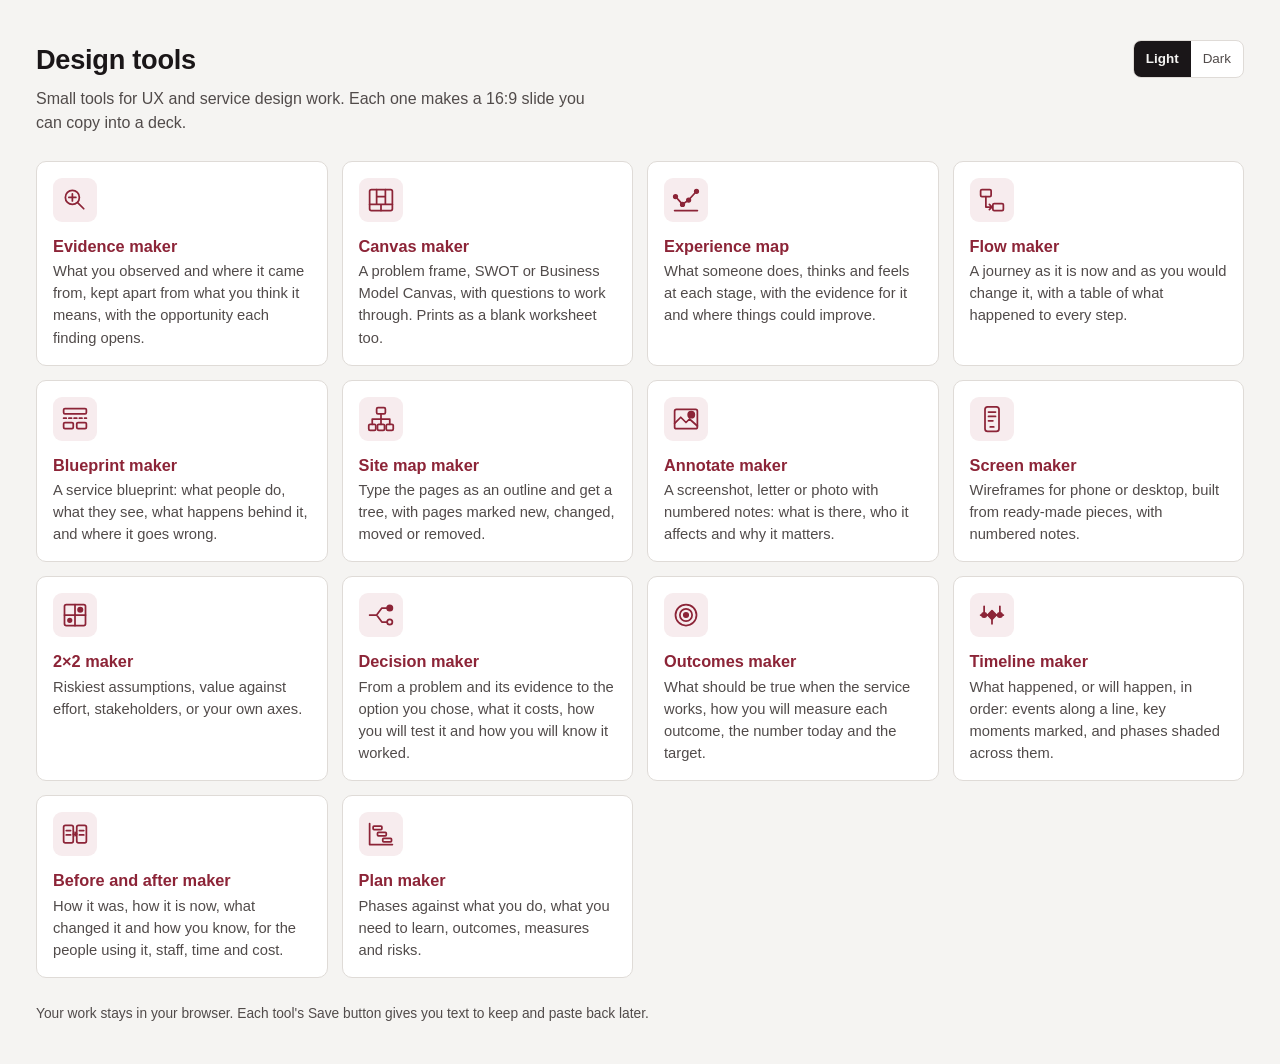
<file: index.html>
<!doctype html>
<html lang="en-GB">
<head>
<meta charset="utf-8">
<meta name="viewport" content="width=device-width, initial-scale=1">
<title>Design tools</title>
<script>try{var t=localStorage.getItem('dt-theme');if(t==='light'||t==='dark')document.documentElement.setAttribute('data-theme',t)}catch(e){}</script>
<style>
  :root{--bg:#F5F4F2;--surface:#FFFFFF;--ink:#1A1618;--ink-2:#514B4A;--line:#DFDBD7;--link:#8C2437;--tile:#F7ECEE}
  @media (prefers-color-scheme:dark){:root:not([data-theme="light"]){--bg:#1A1618;--surface:#262122;--ink:#F5F4F2;--ink-2:#C9C3C0;--line:#4D4847;--link:#F0A9B5;--tile:#3D2A2E}}
  :root[data-theme="dark"]{--bg:#1A1618;--surface:#262122;--ink:#F5F4F2;--ink-2:#C9C3C0;--line:#4D4847;--link:#F0A9B5;--tile:#3D2A2E}
  *{box-sizing:border-box}
  body{margin:0;background:var(--bg);color:var(--ink);font-family:-apple-system,BlinkMacSystemFont,"Segoe UI",Inter,Roboto,sans-serif;line-height:1.5}
  main{max-width:1240px;margin:0 auto;padding:40px 16px}
  .top{display:flex;justify-content:space-between;align-items:flex-start;gap:12px}
  h1{font-size:1.7rem;margin:0 0 6px;letter-spacing:-0.01em}
  .theme{flex:none;display:inline-flex;border:1px solid var(--line);border-radius:8px;overflow:hidden;background:var(--surface)}
  .theme button{font:inherit;font-size:0.84rem;min-height:36px;padding:0 12px;border:0;background:none;color:var(--ink-2);cursor:pointer}
  .theme button[aria-pressed="true"]{background:var(--ink);color:var(--bg);font-weight:600}
  .theme button:focus-visible{outline:2px solid var(--link);outline-offset:-2px}
  .lede{color:var(--ink-2);margin:0 0 26px;max-width:62ch}
  ul{list-style:none;margin:0;padding:0;display:grid;gap:14px;grid-template-columns:repeat(auto-fill,minmax(min(100%,270px),1fr))}
  li{display:grid}
  a.tool{display:block;background:var(--surface);border:1px solid var(--line);border-radius:10px;padding:16px;text-decoration:none;color:inherit}
  a.tool:hover{border-color:var(--link)}
  a.tool:focus-visible{outline:2px solid var(--link);outline-offset:2px}
  a.tool svg{display:block;width:44px;height:44px;padding:8px;margin-bottom:12px;border-radius:9px;background:var(--tile);color:var(--link);fill:none;stroke:currentColor;stroke-width:2;stroke-linecap:round;stroke-linejoin:round}
  a.tool svg .on{fill:currentColor}
  a.tool b{display:block;color:var(--link);font-size:1.02rem;margin-bottom:2px}
  a.tool span{display:block;color:var(--ink-2);font-size:0.92rem}
  footer{color:var(--ink-2);font-size:0.86rem;margin-top:26px}
</style>
</head>
<body>
<main>
  <div class="top"><h1>Design tools</h1><span class="theme" role="group" aria-label="Page colours"><button type="button" data-theme-to="light">Light</button><button type="button" data-theme-to="dark">Dark</button></span></div>
  <p class="lede">Small tools for UX and service design work. Each one makes a 16:9 slide you can copy into a deck.</p>
  <ul>
    <li><a class="tool" href="evidence.html"><svg viewBox="0 0 32 32" aria-hidden="true"><circle cx="13" cy="13" r="8"/><path d="M19 19l7 7M9 13h8M13 9v8"/></svg><b>Evidence maker</b><span>What you observed and where it came from, kept apart from what you think it means, with the opportunity each finding opens.</span></a></li>
    <li><a class="tool" href="canvas.html"><svg viewBox="0 0 32 32" aria-hidden="true"><rect x="3" y="4" width="26" height="24" rx="2"/><path d="M3 21h26M11 4v17M21 4v17M16 21v7M11 12h10"/></svg><b>Canvas maker</b><span>A problem frame, SWOT or Business Model Canvas, with questions to work through. Prints as a blank worksheet too.</span></a></li>
    <li><a class="tool" href="experience.html"><svg viewBox="0 0 32 32" aria-hidden="true"><path d="M4 12l8 9 7-5 9-10"/><circle class="on" cx="4" cy="12" r="2"/><circle class="on" cx="12" cy="21" r="2"/><circle class="on" cx="19" cy="16" r="2"/><circle class="on" cx="28" cy="6" r="2"/><path d="M3 28h26"/></svg><b>Experience map</b><span>What someone does, thinks and feels at each stage, with the evidence for it and where things could improve.</span></a></li>
    <li><a class="tool" href="flow.html"><svg viewBox="0 0 32 32" aria-hidden="true"><rect x="3" y="4" width="12" height="8" rx="1.5"/><rect x="17" y="20" width="12" height="8" rx="1.5"/><path d="M9 12v12h7M13 21l3 3-3 3"/></svg><b>Flow maker</b><span>A journey as it is now and as you would change it, with a table of what happened to every step.</span></a></li>
    <li><a class="tool" href="blueprint.html"><svg viewBox="0 0 32 32" aria-hidden="true"><rect x="3" y="4" width="26" height="6" rx="1.5"/><path d="M3 15h26" stroke-dasharray="3 3"/><rect x="3" y="20" width="11" height="7" rx="1.5"/><rect x="18" y="20" width="11" height="7" rx="1.5"/></svg><b>Blueprint maker</b><span>A service blueprint: what people do, what they see, what happens behind it, and where it goes wrong.</span></a></li>
    <li><a class="tool" href="sitemap.html"><svg viewBox="0 0 32 32" aria-hidden="true"><rect x="11" y="3" width="10" height="7" rx="1.5"/><rect x="2" y="22" width="8" height="7" rx="1.5"/><rect x="12" y="22" width="8" height="7" rx="1.5"/><rect x="22" y="22" width="8" height="7" rx="1.5"/><path d="M16 10v12M6 22v-6h20v6"/></svg><b>Site map maker</b><span>Type the pages as an outline and get a tree, with pages marked new, changed, moved or removed.</span></a></li>
    <li><a class="tool" href="annotate.html"><svg viewBox="0 0 32 32" aria-hidden="true"><rect x="3" y="5" width="26" height="22" rx="2"/><path d="M3 21l7-7 6 6 4-4 9 8"/><circle class="on" cx="22" cy="11" r="3.5"/></svg><b>Annotate maker</b><span>A screenshot, letter or photo with numbered notes: what is there, who it affects and why it matters.</span></a></li>
    <li><a class="tool" href="screen-maker.html"><svg viewBox="0 0 32 32" aria-hidden="true"><rect x="8" y="2" width="16" height="28" rx="3"/><path d="M12 8h8M12 13h8M12 18h5M14 25h4"/></svg><b>Screen maker</b><span>Wireframes for phone or desktop, built from ready-made pieces, with numbered notes.</span></a></li>
    <li><a class="tool" href="matrix.html"><svg viewBox="0 0 32 32" aria-hidden="true"><rect x="4" y="4" width="24" height="24" rx="2"/><path d="M16 4v24M4 16h24"/><circle class="on" cx="22" cy="10" r="2.5"/><circle class="on" cx="10" cy="22" r="2"/></svg><b>2×2 maker</b><span>Riskiest assumptions, value against effort, stakeholders, or your own axes.</span></a></li>
    <li><a class="tool" href="decision.html"><svg viewBox="0 0 32 32" aria-hidden="true"><path d="M3 16h8l6-8h6M11 16l6 8h6"/><circle class="on" cx="26" cy="8" r="3"/><circle cx="26" cy="24" r="3"/></svg><b>Decision maker</b><span>From a problem and its evidence to the option you chose, what it costs, how you will test it and how you will know it worked.</span></a></li>
    <li><a class="tool" href="outcomes.html"><svg viewBox="0 0 32 32" aria-hidden="true"><circle cx="16" cy="16" r="12"/><circle cx="16" cy="16" r="7"/><circle class="on" cx="16" cy="16" r="2.5"/></svg><b>Outcomes maker</b><span>What should be true when the service works, how you will measure each outcome, the number today and the target.</span></a></li>
    <li><a class="tool" href="timeline.html"><svg viewBox="0 0 32 32" aria-hidden="true"><path d="M3 16h26"/><circle class="on" cx="7" cy="16" r="2.5"/><path d="M16 11l5 5-5 5-5-5z" class="on"/><circle class="on" cx="25" cy="16" r="2.5"/><path d="M7 13V6M16 21v5M25 13V6"/></svg><b>Timeline maker</b><span>What happened, or will happen, in order: events along a line, key moments marked, and phases shaded across them.</span></a></li>
    <li><a class="tool" href="before-after.html"><svg viewBox="0 0 32 32" aria-hidden="true"><rect x="3" y="6" width="11" height="20" rx="2"/><rect x="18" y="6" width="11" height="20" rx="2"/><path d="M14 16h4M16 14l2 2-2 2"/><path d="M6 12h5M6 17h5M21 12h5M21 17h5"/></svg><b>Before and after maker</b><span>How it was, how it is now, what changed it and how you know, for the people using it, staff, time and cost.</span></a></li>
    <li><a class="tool" href="plan.html"><svg viewBox="0 0 32 32" aria-hidden="true"><path d="M3 4v24h26"/><rect x="7" y="7" width="10" height="4" rx="1"/><rect x="12" y="14" width="10" height="4" rx="1"/><rect x="18" y="21" width="10" height="4" rx="1"/></svg><b>Plan maker</b><span>Phases against what you do, what you need to learn, outcomes, measures and risks.</span></a></li>
  </ul>
  <footer>Your work stays in your browser. Each tool's Save button gives you text to keep and paste back later.</footer>
</main>
<script>
(function () {
  const root = document.documentElement, dark = matchMedia('(prefers-color-scheme:dark)'), buttons = document.querySelectorAll('[data-theme-to]');
  const mark = () => { const now = root.getAttribute('data-theme') || (dark.matches ? 'dark' : 'light'); buttons.forEach(b => b.setAttribute('aria-pressed', String(b.dataset.themeTo === now))); };
  buttons.forEach(b => b.addEventListener('click', () => { root.setAttribute('data-theme', b.dataset.themeTo); try { localStorage.setItem('dt-theme', b.dataset.themeTo); } catch (e) {} mark(); }));
  dark.addEventListener('change', mark); mark();
})();
</script>
</body>
</html>
</file>
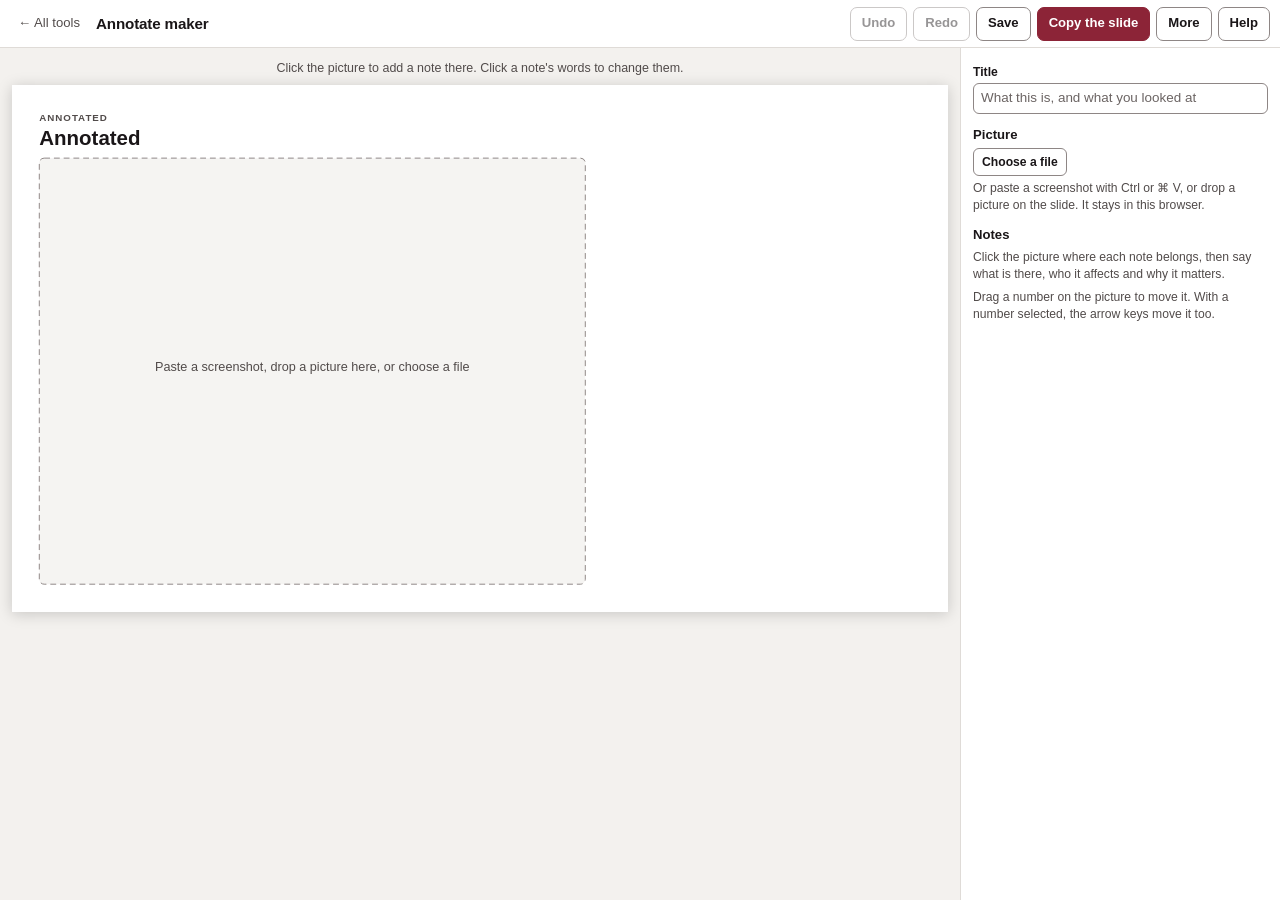
<file: annotate.html>
<!doctype html>
<html lang="en-GB">
<head>
<meta charset="utf-8">
<meta name="viewport" content="width=device-width, initial-scale=1">
<title>Annotate maker — Design tools</title>
<link rel="stylesheet" href="tool-shell.css?v=202611061200">
<link rel="stylesheet" href="tool-grid.css?v=202611061200">
</head>
<body>
<header class="tb-bar">
  <a class="tb-back" href="index.html">← All tools</a>
  <h1 class="tb-name">Annotate maker</h1>
  <span class="gt-msg" id="msg" role="status"></span>
  <span class="tb-sp"></span>
  <button type="button" class="tbtn" data-act="undo" id="undo" title="Undo (Ctrl or ⌘ Z)">Undo</button>
  <button type="button" class="tbtn" data-act="redo" id="redo" title="Redo (Ctrl or ⌘ Shift Z)">Redo</button>
  <button type="button" class="tbtn" data-act="savebox" aria-haspopup="dialog">Save</button>
  <button type="button" class="tbtn pri" data-act="png">Copy the slide</button>
  <details class="menu"><summary class="tbtn">More</summary><div class="menu-in">
    <button type="button" data-act="dl">Download the slide as a PNG</button>
    <button type="button" data-act="list">Copy the notes as text</button>
    <button type="button" data-act="head" id="headbtn">Hide the header</button>
    <button type="button" data-act="example">See the example</button>
    <button type="button" data-act="clear">Start again</button>
  </div></details>
  <button type="button" class="tbtn" data-act="help" aria-haspopup="dialog">Help</button>
</header>
<div class="mx-tool">
  <main class="mx-stage" aria-label="The slide"><p class="gt-note"><span id="fit" role="status"></span> <span class="gt-tip">Click the picture to add a note there. Click a note's words to change them.</span></p><div id="stage"></div></main>
  <aside class="mx-side" aria-label="Edit">
    <label for="title">Title</label>
    <input id="title" type="text" placeholder="What this is, and what you looked at">
    <h2>Picture</h2>
    <div class="an-pick"><button type="button" class="tbtn xs" data-act="choose">Choose a file</button><button type="button" class="tbtn xs" data-act="drop" id="droptxt">Remove</button><input id="file" type="file" accept="image/*" hidden></div>
    <p class="mx-hint">Or paste a screenshot with Ctrl or ⌘ V, or drop a picture on the slide. It stays in this browser.</p>
    <h2>Notes</h2>
    <p class="mx-hint">Click the picture where each note belongs, then say what is there, who it affects and why it matters.</p>
    <ol class="mx-list an-list" id="list"></ol>
    <p class="mx-hint">Drag a number on the picture to move it. With a number selected, the arrow keys move it too.</p>
  </aside>
</div>
<dialog class="dlg" id="helpdlg" aria-labelledby="helpdlg-h"><form method="dialog"><h2 id="helpdlg-h">How it works</h2>
  <ul>
    <li><b>Add a picture:</b> paste a screenshot, drop a file on the slide, or choose one. A photo of a letter, a form or a sign works as well as a screen.</li>
    <li><b>Click the picture</b> where a note belongs. A numbered marker goes there and the note opens for you to type.</li>
    <li><b>Say three things</b> in each note: what is there, who it affects, and why it matters. “Confusing” on its own tells nobody anything.</li>
    <li><b>Move a marker</b> by dragging it, or select it and use the arrow keys (hold Shift for bigger steps).</li>
    <li><b>Click a note on the slide</b> to change its words there. Tab moves to the next, and Esc finishes.</li>
    <li><b>Nothing is cut off.</b> The notes get smaller until they fit beside the picture, and the tool says when they are too small to read on a call.</li>
    <li><b>Copy the slide</b> puts a 16:9 picture on the clipboard. If the browser refuses, it downloads.</li>
  </ul>
  <p>Your work stays in this browser, picture included: press <b>Save</b> to keep it as text and carry on anywhere. The text is long when it holds a picture.</p>
  <div class="dlg-acts"><button class="tbtn pri" value="close">Got it</button></div></form></dialog>
<div id="savehost"></div>
<script src="tool-canvas.js?v=202611061200"></script>
<script src="tool-slide.js?v=202611061200"></script>
<script>
(function () {
  const { FONT, INK, MUTE, LINE, TONES, esc, $, wrap, tspans, hit } = window.Slide;
  const KEY = 'dt-annotate', TAG = 'ANNOTATE1', W = 1920, H = 1080, M = 56, READABLE = 18, BIG = 26, SMALL = 14, MARK = TONES.red;
  /* the picture takes the left of the slide, the notes the right */
  const PIC = { x: M, y: 150, w: 1120, h: H - 150 - M }, COL = { x: PIC.x + PIC.w + 40, w: W - M - (PIC.x + PIC.w + 40) };
  let uid = 1; const nid = () => 'n' + (uid++) + '-' + Date.now().toString(36);
  const blank = () => ({ title: '', img: null, iw: 0, ih: 0, notes: [] });
  function tidy(s) {
    if (!s || !Array.isArray(s.notes)) return null;
    s.title = s.title || ''; s.head = s.head !== false; if (typeof s.img !== 'string' || !/^data:image\//.test(s.img)) { s.img = null; s.iw = s.ih = 0; }
    s.notes = s.notes.filter(n => n && typeof n.t === 'string').map(n => ({ id: typeof n.id === 'string' && /^[\w-]+$/.test(n.id) ? n.id : nid(), t: n.t, x: Math.max(0, Math.min(1, +n.x || 0)), y: Math.max(0, Math.min(1, +n.y || 0)) }));
    return s;
  }
  let S = tidy(window.Slide.load(KEY)) || blank(), sel = null, current = { svg: '', h: H }, focusId = null;
  const hist = window.Slide.history(() => S, v => { S = tidy(v) || S; });
  const save = () => { try { localStorage.setItem(KEY, JSON.stringify(S)); } catch (e) { say('The picture is too big to keep in this browser. It stays until you leave; press Save to keep it as text.'); } };
  const say = t => { $('msg').textContent = t; clearTimeout(say.t); say.t = setTimeout(() => { $('msg').textContent = ''; }, 5000); };
  $('savehost').innerHTML = window.Slide.saveDialog(TAG, 'picture and notes');

  /* ---------- the picture ---------- */
  /* where the picture sits: as large as fits, in proportion */
  /* with the header off, the picture and the notes rise to the top margin */
  function fitPic() { PIC.y = S.head === false ? M : 150; PIC.h = H - PIC.y - M; }
  function frame() {
    fitPic();
    if (!S.img) return { x: PIC.x, y: PIC.y, w: PIC.w, h: PIC.h };
    const k = Math.min(PIC.w / S.iw, PIC.h / S.ih), w = S.iw * k, h = S.ih * k;
    return { x: PIC.x + (PIC.w - w) / 2, y: PIC.y, w, h };
  }
  /* a picture arrives: made smaller if it is large, so the browser can keep it */
  function takePicture(file) {
    if (!file || !/^image\//.test(file.type)) { say('That is not a picture.'); return; }
    const url = URL.createObjectURL(file), im = new Image();
    im.onload = () => {
      URL.revokeObjectURL(url);
      const k = Math.min(1, 1600 / im.naturalWidth, 1200 / im.naturalHeight), c = document.createElement('canvas');
      c.width = Math.round(im.naturalWidth * k); c.height = Math.round(im.naturalHeight * k);
      const x = c.getContext('2d'); x.fillStyle = '#fff'; x.fillRect(0, 0, c.width, c.height); x.drawImage(im, 0, 0, c.width, c.height);
      let data = c.toDataURL('image/png'); if (data.length > 1.5e6) data = c.toDataURL('image/jpeg', 0.88);
      hist.snap(); S.img = data; S.iw = c.width; S.ih = c.height; renderAll(); say('Picture in. Click it where the first note belongs.');
    };
    im.onerror = () => { URL.revokeObjectURL(url); say('That picture would not open.'); };
    im.src = url;
  }
  $('file').addEventListener('change', e => { takePicture(e.target.files[0]); e.target.value = ''; });
  addEventListener('paste', e => { if (e.target.closest('input,textarea,[contenteditable]')) return; const f = [...(e.clipboardData || {}).files || []].find(x => /^image\//.test(x.type)); if (f) { e.preventDefault(); takePicture(f); } });
  const stage = $('stage');
  stage.addEventListener('dragover', e => { e.preventDefault(); });
  stage.addEventListener('drop', e => { e.preventDefault(); takePicture(e.dataTransfer.files[0]); });

  /* ---------- the slide ---------- */
  function layout(fs) {
    const titles = wrap(S.title || 'Annotated', W - 2 * M, 42, 700), lh = fs * 1.24, pad = Math.round(fs * 0.4), gap = Math.round(fs * 0.45), badge = Math.round(fs * 1.3);
    fitPic(); let y = PIC.y; const rows = S.notes.map((n, i) => { const lines = wrap(n.t || ' ', COL.w - badge - 14 - 2 * pad, fs), h = Math.max(badge, lines.length * lh) + 2 * pad, out = { n, i, lines, y, h }; y += h + gap; return out; });
    return { fs, lh, pad, gap, badge, titles, rows, bottom: y - gap + M };
  }
  function pick() {
    for (let fs = BIG; fs >= SMALL; fs--) { const l = layout(fs); if (l.bottom <= H) return { l, h: H }; }
    const l = layout(SMALL); return { l, h: Math.ceil(l.bottom) };
  }
  function slideSvg(forExport) {
    const { l, h } = pick(), f = frame(), r = Math.round(l.fs * 0.78);
    let g = S.head !== false ? `<text x="${M}" y="${M + 18}" font-size="20" font-weight="700" fill="${MUTE}" letter-spacing="2">ANNOTATED</text><text font-size="42" font-weight="700" fill="${INK}">${tspans(l.titles, M, M + 68, 50)}</text>` : '';
    if (S.img) g += `<image href="${S.img}" x="${f.x.toFixed(1)}" y="${f.y}" width="${f.w.toFixed(1)}" height="${f.h.toFixed(1)}" preserveAspectRatio="none"/><rect x="${f.x.toFixed(1)}" y="${f.y}" width="${f.w.toFixed(1)}" height="${f.h.toFixed(1)}" fill="none" stroke="${LINE}" stroke-width="2"/>`;
    else g += `<rect x="${f.x}" y="${f.y}" width="${f.w}" height="${f.h}" rx="10" fill="#F5F4F2" stroke="${LINE}" stroke-width="2" stroke-dasharray="12 8"/><text x="${f.x + f.w / 2}" y="${f.y + f.h / 2}" font-size="26" fill="${MUTE}" text-anchor="middle">Paste a screenshot, drop a picture here, or choose a file</text>`;
    if (!forExport) g += `<rect data-add="1" x="${f.x.toFixed(1)}" y="${f.y}" width="${f.w.toFixed(1)}" height="${f.h.toFixed(1)}" fill="transparent" style="cursor:crosshair"/>`;
    l.rows.forEach(({ n, i, lines, y, h: rh }) => {
      g += `<rect x="${COL.x}" y="${y}" width="${COL.w}" height="${rh.toFixed(1)}" rx="6" fill="#F5F4F2"/>`;
      g += `<circle cx="${COL.x + l.pad + l.badge / 2}" cy="${y + l.pad + l.badge / 2}" r="${l.badge / 2}" fill="${MARK[1]}"/><text x="${COL.x + l.pad + l.badge / 2}" y="${(y + l.pad + l.badge / 2 + l.fs * 0.36).toFixed(1)}" font-size="${l.fs}" font-weight="700" fill="#fff" text-anchor="middle">${i + 1}</text>`;
      g += `<text font-size="${l.fs}" fill="${INK}">${tspans(lines, COL.x + l.pad + l.badge + 14, y + l.pad + l.fs * 0.92 + Math.max(0, (l.badge - l.lh) / 2), l.lh)}</text>`;
      if (!forExport) g += hit('note:' + n.id, COL.x, y, COL.w, rh, l.fs, 400, `note ${i + 1}`);
    });
    /* the markers last, so they sit on top of the picture */
    S.notes.forEach((n, i) => { const cx = f.x + n.x * f.w, cy = f.y + n.y * f.h, attrs = forExport ? '' : ` class="an-mark${sel === n.id ? ' on' : ''}" data-mark="${n.id}" tabindex="0" role="button" aria-label="Marker ${i + 1}. Use the arrow keys to move it."`;
      g += `<g${attrs}><circle cx="${cx.toFixed(1)}" cy="${cy.toFixed(1)}" r="${r}" fill="${MARK[1]}" stroke="#fff" stroke-width="3"/><text x="${cx.toFixed(1)}" y="${(cy + r * 0.38).toFixed(1)}" font-size="${Math.round(r * 1.1)}" font-weight="700" fill="#fff" text-anchor="middle">${i + 1}</text></g>`; });
    if (!forExport && S.head !== false) g += hit('title', M, M + 34, W - 2 * M, l.titles.length * 50 + 4, 42, 700, 'the title');
    const svg = `<svg xmlns="http://www.w3.org/2000/svg" width="${W}" height="${h}" viewBox="0 0 ${W} ${h}" font-family='${FONT}' id="${forExport ? 'x' : 'plot'}" role="group" aria-label="${esc(S.title || 'Annotated')}"><rect width="${W}" height="${h}" fill="#fff"/>${g}</svg>`;
    return { svg, h, fs: l.fs };
  }
  function drawSlide() {
    const { svg, h, fs } = slideSvg(false); stage.innerHTML = svg; current = { svg: slideSvg(true).svg, h };
    const note = $('fit'); note.classList.toggle('warn', fs < READABLE || h > H);
    note.textContent = !S.notes.length ? '' : h > H ? `Taller than a slide even at the smallest text (${fs}). Cut some words, or split the notes over two slides.` : fs < READABLE ? `Notes are down to ${fs}, which is hard to read on a call. Cut some words, or split them over two slides.` : `All your words fit, at text size ${fs}.`;
  }
  function renderSide() {
    $('title').value = S.title; $('droptxt').hidden = !S.img;
    $('list').innerHTML = S.notes.map((n, i) => `<li><span class="an-n">${i + 1}</span><textarea data-n="${n.id}" rows="2" aria-label="Note ${i + 1}" placeholder="What is there, who it affects, why it matters">${esc(n.t)}</textarea><button type="button" data-act="del" data-id="${n.id}" aria-label="Remove note ${i + 1}">×</button></li>`).join('');
  }
  function chrome() { const [u, r] = hist.can(); $('undo').disabled = !u; $('redo').disabled = !r; $('headbtn').textContent = S.head !== false ? 'Hide the header' : 'Show the header'; }
  function renderAll() { armed = true; renderSide(); drawSlide(); chrome(); save(); if (focusId) { const t = document.querySelector(`textarea[data-n="${focusId}"]`); focusId = null; if (t) t.focus(); } }

  let armed = true;
  document.addEventListener('focusin', e => { if (e.target.matches('.mx-side input,.mx-side textarea')) armed = true; });
  document.querySelector('.mx-side').addEventListener('input', e => {
    const t = e.target; if (t.id === 'file') return;
    if (armed) { hist.snap(); armed = false; }
    if (t.id === 'title') S.title = t.value;
    if (t.dataset.n) { const n = S.notes.find(x => x.id === t.dataset.n); if (n) n.t = t.value; }
    drawSlide(); chrome(); save();
  });

  /* ---------- markers: a click adds one, dragging moves it ---------- */
  let drag = null;
  const toSlide = e => { const svg = $('plot'), m = svg.getScreenCTM().inverse(), p = svg.createSVGPoint(); p.x = e.clientX; p.y = e.clientY; const q = p.matrixTransform(m); return { x: q.x, y: q.y }; };
  const inFrame = q => { const f = frame(); return { x: Math.max(0, Math.min(1, (q.x - f.x) / f.w)), y: Math.max(0, Math.min(1, (q.y - f.y) / f.h)) }; };
  stage.addEventListener('pointerdown', e => {
    const g = e.target.closest('[data-mark]'); if (!g) { if (sel && !e.target.closest('[data-add]')) { sel = null; drawSlide(); } return; }
    const n = S.notes.find(x => x.id === g.dataset.mark); if (!n) return;
    const q = toSlide(e), f = frame(); sel = n.id; drag = { n, dx: f.x + n.x * f.w - q.x, dy: f.y + n.y * f.h - q.y, moved: false }; e.preventDefault(); drawSlide();
    const again = stage.querySelector(`[data-mark="${n.id}"]`); if (again) again.focus({ preventScroll: true });
  });
  addEventListener('pointermove', e => { if (!drag) return; if (!drag.moved) { drag.moved = true; hist.snap(); } const q = toSlide(e); Object.assign(drag.n, inFrame({ x: q.x + drag.dx, y: q.y + drag.dy })); drawSlide(); });
  addEventListener('pointerup', () => { if (!drag) return; const id = drag.n.id; drag = null; save(); chrome(); const g = stage.querySelector(`[data-mark="${id}"]`); if (g) g.focus({ preventScroll: true }); });
  stage.addEventListener('click', e => {
    if (!e.target.closest('[data-add]') || e.target.closest('[data-mark]')) return;
    if (!S.img) { $('file').click(); return; }
    hist.snap(); const n = { id: nid(), t: '', ...inFrame(toSlide(e)) }; S.notes.push(n); sel = n.id; focusId = n.id; renderAll();
  });
  stage.addEventListener('keydown', e => {
    const g = e.target.closest('[data-mark]'); if (!g) return;
    const n = S.notes.find(x => x.id === g.dataset.mark); if (!n) return;
    if (e.key === 'Enter') { e.preventDefault(); onSlide.open('note:' + n.id); return; }
    if (e.key === 'Delete' || e.key === 'Backspace') { e.preventDefault(); hist.snap(); S.notes = S.notes.filter(x => x !== n); sel = null; renderAll(); return; }
    const d = { ArrowLeft: [-1, 0], ArrowRight: [1, 0], ArrowUp: [0, -1], ArrowDown: [0, 1] }[e.key]; if (!d) return;
    e.preventDefault(); hist.snap(); const k = e.shiftKey ? 0.05 : 0.01; n.x = Math.max(0, Math.min(1, n.x + d[0] * k)); n.y = Math.max(0, Math.min(1, n.y + d[1] * k)); sel = n.id; drawSlide(); chrome(); save();
    const again = stage.querySelector(`[data-mark="${n.id}"]`); if (again) again.focus({ preventScroll: true });
  });

  /* the same missed bin case as the other tools: a drawn screen, so the example needs no real picture */
  function example() {
    const sc = `<svg xmlns="http://www.w3.org/2000/svg" width="900" height="1200" font-family='${FONT}'><rect width="900" height="1200" fill="#fff"/><rect width="900" height="90" fill="#1A1618"/><text x="40" y="58" font-size="30" font-weight="700" fill="#fff">Brookmere Council</text>
      <text x="40" y="170" font-size="40" font-weight="700" fill="#1A1618">Report a missed bin</text><text x="40" y="230" font-size="24" fill="#514B4A">Fields marked * are mandatory</text>
      <text x="40" y="310" font-size="24" fill="#1A1618">Title *</text><rect x="40" y="325" width="200" height="56" fill="#fff" stroke="#8E8685" stroke-width="2"/>
      <text x="40" y="430" font-size="24" fill="#1A1618">Full name *</text><rect x="40" y="445" width="820" height="56" fill="#fff" stroke="#8E8685" stroke-width="2"/>
      <text x="40" y="550" font-size="24" fill="#1A1618">Bin category code *</text><rect x="40" y="565" width="820" height="56" fill="#fff" stroke="#8E8685" stroke-width="2"/><text x="56" y="603" font-size="22" fill="#8E8685">e.g. RES-240-B</text>
      <text x="40" y="670" font-size="24" fill="#1A1618">Date of scheduled collection *</text><rect x="40" y="685" width="400" height="56" fill="#fff" stroke="#8E8685" stroke-width="2"/><text x="56" y="723" font-size="22" fill="#8E8685">DD/MM/YYYY</text>
      <text x="40" y="790" font-size="24" fill="#1A1618">Upload a photograph of the bin</text><rect x="40" y="805" width="300" height="56" fill="#EDEBE8" stroke="#8E8685" stroke-width="2"/><text x="60" y="843" font-size="22" fill="#1A1618">Browse…</text>
      <rect x="40" y="920" width="240" height="64" rx="4" fill="#EDEBE8" stroke="#8E8685" stroke-width="2"/><text x="160" y="961" font-size="24" fill="#514B4A" text-anchor="middle">Submit</text>
      <text x="40" y="1060" font-size="20" fill="#514B4A">Missed collections must be reported within 48 hours. Terms and conditions apply.</text></svg>`;
    const s = blank(); s.title = 'The missed bin form as it is now: what stops people'; s.img = 'data:image/svg+xml;charset=utf-8,' + encodeURIComponent(sc); s.iw = 900; s.ih = 1200;
    s.notes = [
      ['Title and full name are mandatory, but nothing in emptying a bin needs a name. Each extra box loses people who are already annoyed', 0.3, 0.37],
      ['“Bin category code” means nothing to residents; they know the colour. Three of six people stopped here in testing', 0.5, 0.49],
      ['People are asked for the collection date, which the council already holds against the address', 0.25, 0.59],
      ['A photograph is optional, but the box looks like one more hurdle on a phone', 0.2, 0.69],
      ['The 48-hour rule is in small print at the bottom, after the form, so people learn it too late', 0.5, 0.88],
    ].map(([t, x, y]) => ({ id: nid(), t, x, y }));
    return s;
  }
  const listText = () => S.notes.map((n, i) => `${i + 1}. ${n.t}`).join('\n');
  document.addEventListener('click', async e => {
    const b = e.target.closest('[data-act]'); if (!b) return; const act = b.dataset.act, png = () => window.Slide.pngOf(current.svg, W, current.h);
    if (act === 'undo') { if (hist.undo()) renderAll(); return; }
    if (act === 'redo') { if (hist.redo()) renderAll(); return; }
    if (act === 'choose') return $('file').click();
    if (act === 'drop') { hist.snap(); S.img = null; S.iw = S.ih = 0; return renderAll(); }
    if (act === 'del') { hist.snap(); S.notes = S.notes.filter(n => n.id !== b.dataset.id); return renderAll(); }
    if (act === 'png') return window.Slide.copyPicture(png(), 'annotated.png', say);
    if (act === 'dl') { b.closest('details').open = false; try { window.Slide.download(await png(), 'annotated.png'); } catch (x) { say('That did not work in this browser.'); } return; }
    if (act === 'list') { b.closest('details').open = false; return window.Slide.copyText(listText(), say, 'Notes copied.'); }
    if (act === 'head') { b.closest('details').open = false; hist.snap(); S.head = S.head === false; say(S.head !== false ? 'The header is back.' : 'The header is hidden. Your title is kept for when you show it again.'); return renderAll(); }
    if (act === 'example') { b.closest('details').open = false; hist.snap(); S = example(); sel = null; say('The example is in. Undo brings your work back.'); return renderAll(); }
    if (act === 'clear') { b.closest('details').open = false; hist.snap(); S = blank(); sel = null; say('Cleared. Undo brings it back.'); return renderAll(); }
    if (act === 'help') return $('helpdlg').showModal();
    if (act === 'savebox') { $('savecode').value = window.Slide.encode(TAG, S); $('savemsg').textContent = ''; return $('savedlg').showModal(); }
    if (act === 'savecopy') return window.Slide.copyText($('savecode').value, t => { $('savemsg').textContent = t; });
    if (act === 'loadcode') { const got = tidy(window.Slide.decode(TAG, $('loadcode').value)); if (!got) { $('savemsg').textContent = `That text didn’t open. It starts with ${TAG}, and part of it may have been cut off.`; return; } hist.snap(); S = got; sel = null; renderAll(); $('savedlg').close(); say('Your work is back.'); }
  });
  addEventListener('keydown', e => { if (!(e.metaKey || e.ctrlKey) || e.key.toLowerCase() !== 'z' || e.altKey || e.target.closest('.sl-inl')) return; e.preventDefault(); if (e.shiftKey ? hist.redo() : hist.undo()) renderAll(); });

  const onSlide = window.Slide.editOnSlide({
    host: stage,
    read: k => k === 'title' ? S.title : (S.notes.find(n => n.id === k.slice(5)) || {}).t,
    write: (k, v) => { const t = v.replace(/\n/g, ' '); if (k === 'title') S.title = t; else { const n = S.notes.find(x => x.id === k.slice(5)); if (n) n.t = t; } },
    first: () => hist.snap(),
    after: () => { renderSide(); drawSlide(); chrome(); save(); },
  });
  renderAll();
})();
</script>
</body>
</html>
</file>
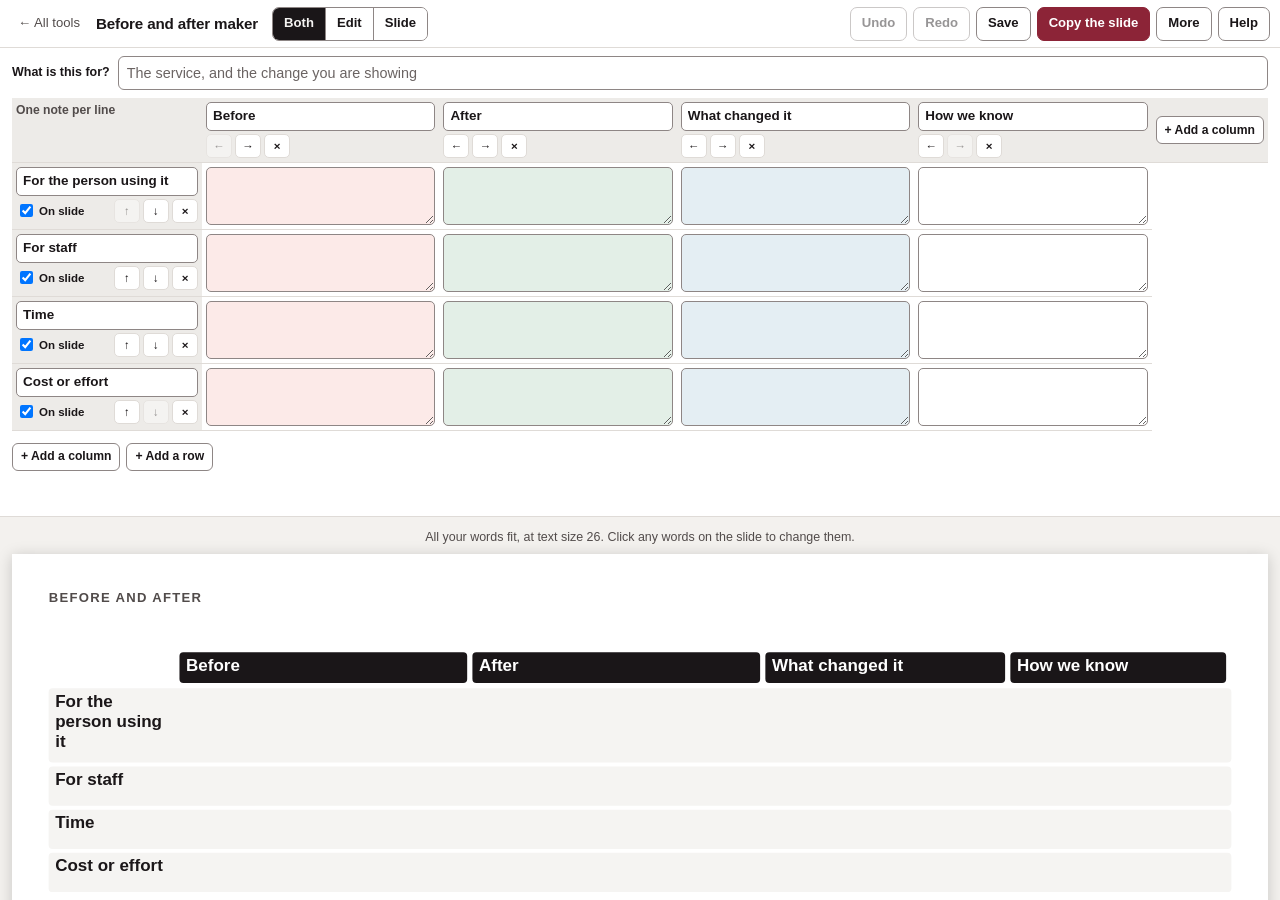
<file: before-after.html>
<!doctype html>
<html lang="en-GB">
<head>
<meta charset="utf-8">
<meta name="viewport" content="width=device-width, initial-scale=1">
<title>Before and after maker — Design tools</title>
<link rel="stylesheet" href="tool-shell.css?v=202611061200">
<link rel="stylesheet" href="tool-grid.css?v=202611270800">
</head>
<body>
<script src="tool-canvas.js?v=202611061200"></script>
<script src="tool-slide.js?v=202611061200"></script>
<script src="tool-grid.js?v=202611271800"></script>
<script>
(function () {
  const AFTER = 'c1', EVIDENCE = 'c3';
  const columns = () => [
    { id: 'c0', name: 'Before', tone: 'red', w: 1.2 },
    { id: AFTER, name: 'After', tone: 'green', w: 1.2 },
    { id: 'c2', name: 'What changed it', tone: 'blue', w: 1 },
    { id: EVIDENCE, name: 'How we know', tone: 'white', w: 0.9 },
  ];
  const blank = () => ({ title: '', view: 'both', cells: {}, cols: columns(), rows: ['For the person using it', 'For staff', 'Time', 'Cost or effort'].map((name, i) => ({ id: 'r' + i, name, tone: 'white' })) });
  /* an "after" nobody has checked is a hope, so the slide says so */
  function notes(r, c, S, typed) {
    if (c.id !== EVIDENCE || typed.length || !S.cols.some(x => x.id === AFTER)) return typed;
    return String(S.cells[r.id + '|' + AFTER] || '').trim() ? ['Not checked yet'] : typed;
  }
  /* the same missed bin case as the other tools */
  function example() {
    const s = blank(); s.title = 'Report a missed bin collection: before and after the pilot';
    const fill = {
      0: ['Calls the council and waits on hold\nNo idea when the bin will come', 'Reports online in a few minutes\nGets a collection date straight away', 'A shorter form, one question a page\nA date on the last page', 'Twelve usability sessions\nForm analytics'],
      1: ['Contact centre types reports into a spreadsheet\nDepots see them next morning', 'Reports go straight to the depot\nCrews see them in the cab', 'Reports reach the depot the same day', 'Pilot depot job sheets'],
      2: ['Four days, on average, to collect a missed bin', 'Two days, on average', 'Reports joined to the round data', 'Depot job sheets, eight weeks'],
      3: ['140 calls a week chasing a report', 'About 60 a week', 'People know the date when they report', ''],
    };
    Object.keys(fill).forEach(r => fill[r].forEach((t, c) => { if (t) s.cells[`r${r}|c${c}`] = t; }));
    return s;
  }
  window.GridTool({
    key: 'dt-beforeafter', tag: 'BEFOREAFTER1', name: 'Before and after maker', what: 'before and after', kicker: 'BEFORE AND AFTER',
    colWord: 'column', laneWord: 'row', colName: n => 'Column ' + n, titleHint: 'The service, and the change you are showing',
    blank, example, notes, numbered: false,
    help: `<ul>
      <li><b>Rows</b> run down: who or what the change is for. Rename them, add more, or hide one from the slide.</li>
      <li><b>Read across:</b> how it was, how it is now, what changed it, and how you know.</li>
      <li><b>Before is evidence too.</b> Write what you saw or counted, not how bad it felt.</li>
      <li><b>An after with no evidence</b> shows “Not checked yet” on the slide. Leave the after empty if it has not changed yet.</li>
      <li><b>Planned, not done yet?</b> Rename After to “What we expect”, and How we know to “How we will check”.</li>
      <li><b>Nothing is cut off.</b> The text gets smaller until everything fits, and the tool says when it is too small to read on a call.</li>
      <li><b>Copy the slide</b> puts a 16:9 picture on the clipboard. If the browser refuses, it downloads.</li>
    </ul>`,
  });
})();
</script>
</body>
</html>
</file>
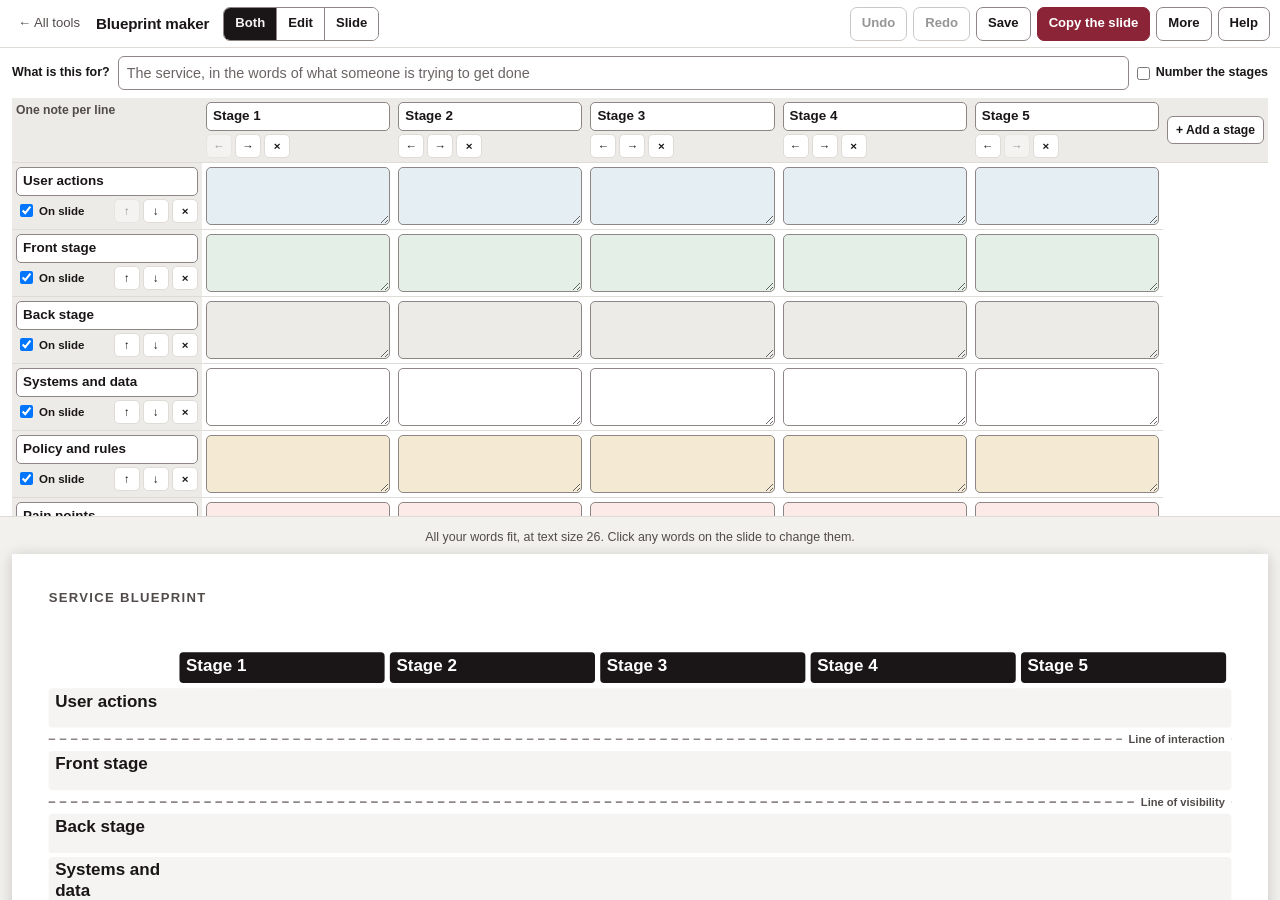
<file: blueprint.html>
<!doctype html>
<html lang="en-GB">
<head>
<meta charset="utf-8">
<meta name="viewport" content="width=device-width, initial-scale=1">
<title>Blueprint maker — Design tools</title>
<link rel="stylesheet" href="tool-shell.css?v=202611061200">
<link rel="stylesheet" href="tool-grid.css?v=202611270800">
</head>
<body>
<script src="tool-canvas.js?v=202611061200"></script>
<script src="tool-slide.js?v=202611061200"></script>
<script src="tool-grid.js?v=202611271800"></script>
<script>
(function () {
  const lanes = () => [
    ['User actions', 'blue', 'Line of interaction'],
    ['Front stage', 'green', 'Line of visibility'],
    ['Back stage', 'grey'],
    ['Systems and data', 'white'],
    ['Policy and rules', 'amber'],
    ['Pain points', 'red'],
    ['Access and other routes', 'white'],
    ['Outcome for users', 'blue', null, true],
    ['Outcome for the provider', 'green', null, true],
    ['Measures', 'white', null, true],
    ['Evidence and assumptions', 'grey', null, true],
    ['Proposed changes', 'green', null, true],
  ].map(([name, tone, line, hidden], i) => ({ id: 'r' + i, name, tone, line: line || undefined, hidden: !!hidden }));
  /* work saved before the last two lanes existed gets them once, hidden, so removing one later sticks */
  const addLanes = s => { if (s.lanes2) return; s.lanes2 = true; lanes().slice(10).forEach(r => { if (!s.rows.some(x => x.id === r.id)) s.rows.push(r); }); };
  const blank = () => ({ title: '', view: 'both', cells: {}, lanes2: true, rows: lanes(), cols: ['Stage 1', 'Stage 2', 'Stage 3', 'Stage 4', 'Stage 5'].map((name, i) => ({ id: 'c' + i, name })) });
  /* the same missed bin case as the Flow maker and the Screen maker */
  function example() {
    const s = blank(); s.title = 'Report a missed bin collection';
    s.cols = ['Notice', 'Find out what to do', 'Report it', 'Wait', 'Bin collected'].map((name, i) => ({ id: 'c' + i, name }));
    const fill = {
      0: ['Sees the bin is still full', 'Searches the council website', 'Enters a postcode\nPicks the bin type', 'Checks for an update', 'Puts the bin back'],
      1: ['', 'Bin day page', 'Report form\nConfirmation with a reference', 'Text message when a crew is booked', 'Text message: collected'],
      2: ['', '', 'Contact centre checks the round', 'Depot adds the address to a return round', 'Crew marks the job done'],
      3: ['', 'Collection calendar', 'Case system\nRound data', 'Depot job sheet', 'In-cab device'],
      4: ['Collection days set by the council', '', 'Return within two working days', '', ''],
      5: ['Unsure if it was missed or early', 'Calendar and website disagree', 'Asked for details the council holds', 'No news for two days', ''],
      6: ['', 'Phone line for people who cannot use the form', 'Assisted collection flagged on the address', 'Update by letter or phone on request', ''],
      7: ['', 'Knows what to do within a minute', 'Reports it once', 'Knows when it will happen', 'Bin emptied'],
      8: ['', 'Fewer calls', 'Reports reach the depot the same day', '', 'Fewer repeat reports'],
      9: ['', 'Share who finish online', 'Time to report', 'Calls chasing a report', 'Share collected within two days'],
      10: ['Assumption: most people check the calendar first', 'Evidence: calendar and website disagreed on three of ten rounds', 'Evidence: three of six people stopped at the bin type', 'Evidence: four of five calls listened to were chasing a report', ''],
      11: ['', 'One source for collection days', 'Find the bins from the postcode\nContact centre uses the same form', 'Say on the confirmation when the return round is due', ''],
    };
    Object.keys(fill).forEach(r => fill[r].forEach((t, c) => { if (t) s.cells[`r${r}|c${c}`] = t; }));
    return s;
  }
  window.GridTool({
    key: 'dt-blueprint', tag: 'BLUEPRINT1', name: 'Blueprint maker', what: 'blueprint', kicker: 'SERVICE BLUEPRINT',
    colWord: 'stage', laneWord: 'lane', colName: n => 'Stage ' + n, titleHint: 'The service, in the words of what someone is trying to get done',
    blank, example, tidy: addLanes,
    help: `<ul>
      <li><b>Stages</b> run across, in the order the person meets them.</li>
      <li><b>Lanes</b> run down. Type one note per line in a cell, and each line becomes its own note on the slide.</li>
      <li><b>On slide</b> shows or hides a lane. The outcome and measure lanes start hidden, so tick those and untick the others for a second slide about outcomes.</li>
      <li><b>Evidence and proposed changes</b> also start hidden. Tick them to show what you know and what you would change at each stage. Write “Evidence:” or “Assumption:” in front of each note, so the difference still shows when the slide is printed.</li>
      <li><b>Nothing is cut off.</b> The text gets smaller until everything fits, and the tool says when it is too small to read on a call.</li>
      <li><b>Copy the slide</b> puts a 16:9 picture on the clipboard. If the browser refuses, it downloads.</li>
    </ul>`,
  });
})();
</script>
</body>
</html>
</file>
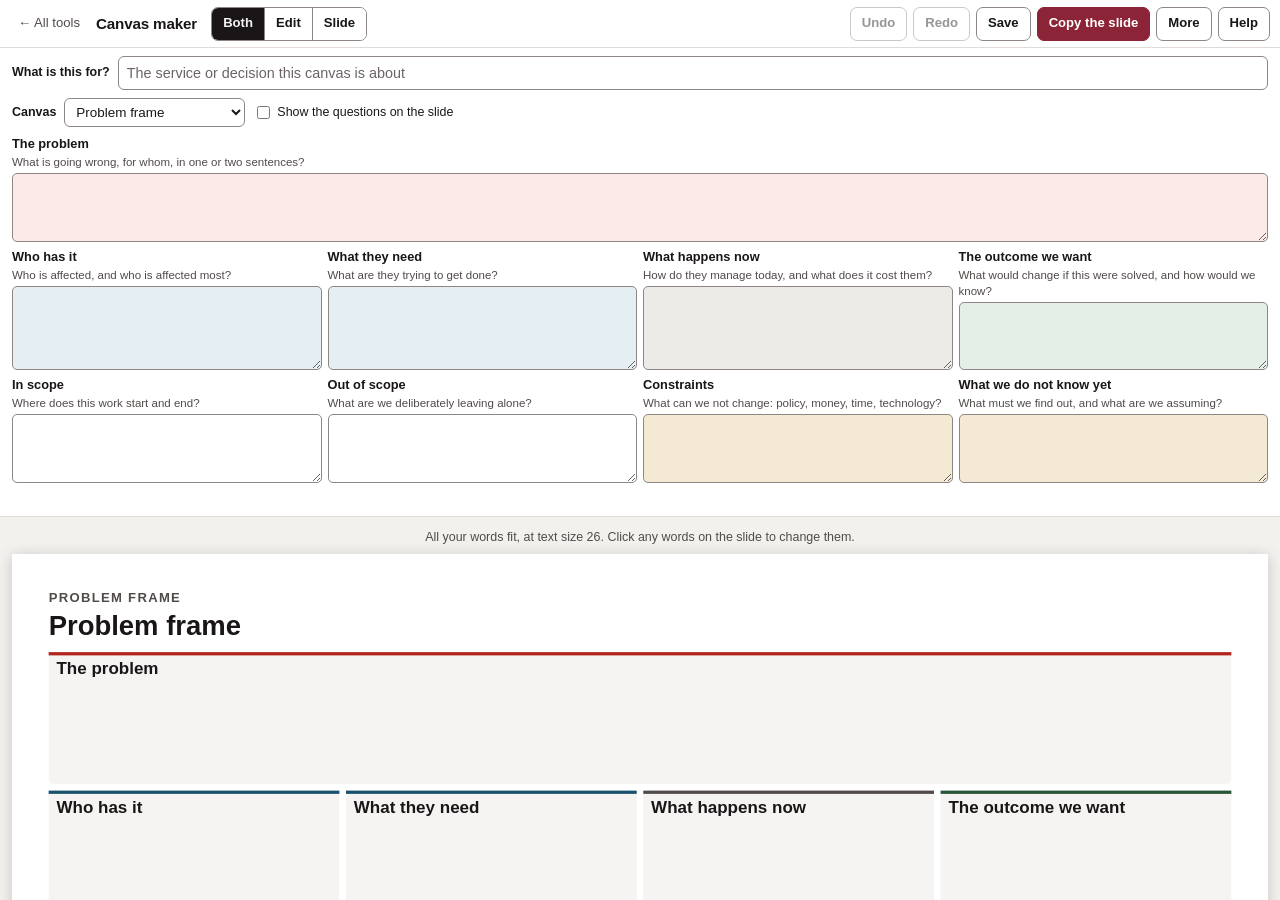
<file: canvas.html>
<!doctype html>
<html lang="en-GB">
<head>
<meta charset="utf-8">
<meta name="viewport" content="width=device-width, initial-scale=1">
<title>Canvas maker — Design tools</title>
<link rel="stylesheet" href="tool-shell.css?v=202611061200">
<link rel="stylesheet" href="tool-grid.css?v=202611061200">
</head>
<body>
<header class="tb-bar">
  <a class="tb-back" href="index.html">← All tools</a>
  <h1 class="tb-name">Canvas maker</h1>
  <span class="seg" role="group" aria-label="View"><button type="button" data-act="view" data-v="both">Both</button><button type="button" data-act="view" data-v="edit">Edit</button><button type="button" data-act="view" data-v="slide">Slide</button></span>
  <span class="gt-msg" id="msg" role="status"></span>
  <span class="tb-sp"></span>
  <button type="button" class="tbtn" data-act="undo" id="undo" title="Undo (Ctrl or ⌘ Z)">Undo</button>
  <button type="button" class="tbtn" data-act="redo" id="redo" title="Redo (Ctrl or ⌘ Shift Z)">Redo</button>
  <button type="button" class="tbtn" data-act="savebox" aria-haspopup="dialog">Save</button>
  <button type="button" class="tbtn pri" data-act="png">Copy the slide</button>
  <details class="menu"><summary class="tbtn">More</summary><div class="menu-in">
    <button type="button" data-act="dl">Download the slide as a PNG</button>
    <button type="button" data-act="table">Copy as a table</button>
    <button type="button" data-act="head" id="headbtn">Hide the header</button>
    <button type="button" data-act="example">See the example</button>
    <button type="button" data-act="clear">Empty this canvas</button>
  </div></details>
  <button type="button" class="tbtn" data-act="help" aria-haspopup="dialog">Help</button>
</header>
<div class="gt-main" id="main">
  <section class="gt-edit" aria-label="Edit">
    <div class="gt-top"><label for="title">What is this for?</label><input id="title" type="text" placeholder="The service or decision this canvas is about"></div>
    <div class="cv-pick"><label for="tpl">Canvas</label><select id="tpl"></select><label class="cv-check"><input id="prompts" type="checkbox"> Show the questions on the slide</label><span id="credit"></span></div>
    <div id="fields"></div>
  </section>
  <section class="gt-prev" aria-label="The slide"><p class="gt-note"><span id="fit" role="status"></span> <span class="gt-tip">Click any words on the slide to change them.</span></p><div id="slide"></div></section>
</div>
<dialog class="dlg" id="helpdlg" aria-labelledby="helpdlg-h"><form method="dialog"><h2 id="helpdlg-h">How it works</h2>
  <ul>
    <li><b>Pick a canvas.</b> The fields and their layout change to suit it, and each canvas keeps its own words when you switch.</li>
    <li><b>Each field has a question</b> to help you think. The words are yours: type one note per line, and each line becomes its own note on the slide.</li>
    <li><b>Click any field on the slide</b> to change its words there. Enter starts a new note, Tab moves to the next field, and Esc finishes.</li>
    <li><b>Show the questions on the slide</b> to print a blank worksheet for a workshop or a class.</li>
    <li><b>Nothing is cut off.</b> The text gets smaller until everything fits, and the tool says when it is too small to read on a call.</li>
    <li><b>Copy the slide</b> puts a 16:9 picture on the clipboard. If the browser refuses, it downloads.</li>
  </ul>
  <p>Your work stays in this browser: press <b>Save</b> to keep it as text and carry on anywhere.</p>
  <div class="dlg-acts"><button class="tbtn pri" value="close">Got it</button></div></form></dialog>
<div id="savehost"></div>
<script src="tool-canvas.js?v=202611061200"></script>
<script src="tool-slide.js?v=202611061200"></script>
<script>
(function () {
  const { FONT, INK, MUTE, TONES, esc, $, wrap, tspans, hit } = window.Slide;
  const KEY = 'dt-canvas', TAG = 'CANVAS1', W = 1920, H = 1080, M = 56, GAP = 10, READABLE = 18, BIG = 26, SMALL = 14;
  /* A template is its name, the size of its grid, how tall each row is, and its fields:
     [id, name, question, tone, column, row, columns across, rows down]. A new canvas is one more entry here. */
  const TEMPLATES = {
    problem: { label: 'Problem frame', columns: 4, rows: [0.6, 1, 1], fields: [
      ['problem', 'The problem', 'What is going wrong, for whom, in one or two sentences?', 'red', 0, 0, 4, 1],
      ['who', 'Who has it', 'Who is affected, and who is affected most?', 'blue', 0, 1, 1, 1],
      ['needs', 'What they need', 'What are they trying to get done?', 'blue', 1, 1, 1, 1],
      ['now', 'What happens now', 'How do they manage today, and what does it cost them?', 'grey', 2, 1, 1, 1],
      ['outcome', 'The outcome we want', 'What would change if this were solved, and how would we know?', 'green', 3, 1, 1, 1],
      ['in', 'In scope', 'Where does this work start and end?', 'white', 0, 2, 1, 1],
      ['out', 'Out of scope', 'What are we deliberately leaving alone?', 'white', 1, 2, 1, 1],
      ['limits', 'Constraints', 'What can we not change: policy, money, time, technology?', 'amber', 2, 2, 1, 1],
      ['unknown', 'What we do not know yet', 'What must we find out, and what are we assuming?', 'amber', 3, 2, 1, 1],
    ] },
    swot: { label: 'SWOT', columns: 2, rows: [1, 1, 0.6], fields: [
      ['s', 'Strengths', 'What do we do well that we can build on?', 'green', 0, 0, 1, 1],
      ['w', 'Weaknesses', 'Where do we fall short, by whose account?', 'red', 1, 0, 1, 1],
      ['o', 'Opportunities', 'What outside us could we take advantage of?', 'blue', 0, 1, 1, 1],
      ['t', 'Threats', 'What outside us could hurt this?', 'amber', 1, 1, 1, 1],
      ['act', 'So what we will do', 'Which of these changes what we do next?', 'white', 0, 2, 2, 1],
    ] },
    bmc: { label: 'Business Model Canvas', columns: 10, rows: [1, 1, 0.8], credit: 'Business Model Canvas by Strategyzer.com, CC BY-SA 3.0', link: 'https://www.strategyzer.com/', fields: [
      ['kp', 'Key partners', 'Who do we rely on, and for what?', 'grey', 0, 0, 2, 2],
      ['ka', 'Key activities', 'What must we do to deliver the value?', 'grey', 2, 0, 2, 1],
      ['kr', 'Key resources', 'What must we have to deliver it?', 'grey', 2, 1, 2, 1],
      ['vp', 'Value propositions', 'What do we offer, and what problem does it solve?', 'green', 4, 0, 2, 2],
      ['cr', 'Customer relationships', 'What relationship does each group expect?', 'blue', 6, 0, 2, 1],
      ['ch', 'Channels', 'How do we reach each group?', 'blue', 6, 1, 2, 1],
      ['cs', 'Customer segments', 'Who are we creating value for?', 'blue', 8, 0, 2, 2],
      ['cost', 'Cost structure', 'What are the biggest costs, and what drives them?', 'red', 0, 2, 5, 1],
      ['rev', 'Revenue streams', 'What will people pay for, and how?', 'amber', 5, 2, 5, 1],
    ] },
  };
  const blankBoard = () => ({ title: '', cells: {} });
  const blank = () => ({ cur: 'problem', view: 'both', prompts: false, boards: Object.fromEntries(Object.keys(TEMPLATES).map(k => [k, blankBoard()])) });
  function tidy(s) {
    if (!s || !s.boards || !TEMPLATES[s.cur]) return null;
    Object.keys(TEMPLATES).forEach(k => { s.boards[k] = s.boards[k] || blankBoard(); s.boards[k].cells = s.boards[k].cells || {}; s.boards[k].title = s.boards[k].title || ''; });
    s.view = s.view || 'both'; s.prompts = !!s.prompts;
    return s;
  }
  let S = tidy(window.Slide.load(KEY)) || blank(), current = { svg: '', h: H };
  const hist = window.Slide.history(() => S, v => { S = tidy(v) || S; });
  const B = () => S.boards[S.cur], T = () => TEMPLATES[S.cur];
  const save = () => window.Slide.store(KEY, S);
  const say = t => { $('msg').textContent = t; clearTimeout(say.t); say.t = setTimeout(() => { $('msg').textContent = ''; }, 3500); };
  const notesIn = t => String(t || '').split('\n').map(x => x.trim()).filter(Boolean);
  const fieldsOf = t => t.fields.map(([id, name, ask, tone, x, y, w, h]) => ({ id, name, ask, tone, x, y, w, h }));

  $('savehost').innerHTML = window.Slide.saveDialog(TAG, 'canvas');
  $('tpl').innerHTML = Object.keys(TEMPLATES).map(k => `<option value="${k}">${esc(TEMPLATES[k].label)}</option>`).join('');

  /* ---------- the slide ---------- */
  /* what one field needs at this text size */
  function fieldAt(f, w, fs) {
    const head = Math.max(fs, 20), inner = w - 24, padX = Math.round(fs * 0.45), padY = Math.round(fs * 0.3), gap = Math.round(fs * 0.3), lh = fs * 1.24, small = Math.max(14, fs - 4);
    const names = wrap(f.name, inner, head, 700), asks = S.prompts ? wrap(f.ask, inner, small) : [];
    const notes = notesIn(B().cells[f.id]).map(t => { const lines = wrap(t, inner - 2 * padX, fs); return { lines, h: lines.length * lh + 2 * padY }; });
    const top = 10 + names.length * head * 1.2 + asks.length * small * 1.25 + 6;
    return { head, small, padX, padY, gap, lh, names, asks, notes, top, need: top + notes.reduce((a, n) => a + n.h + gap, 0) + 8 };
  }
  function layout(fs, h) {
    const t = T(), titles = wrap(B().title || t.label, W - 2 * M, 42, 700), y0 = B().head === false ? M : M + 30 + titles.length * 50 + 14, foot = t.credit ? 30 : 0;
    const room = h - M + 20 - y0 - foot - GAP * (t.rows.length - 1), share = t.rows.reduce((a, b) => a + b, 0), heights = t.rows.map(r => room * r / share);
    const unit = (W - 2 * M - GAP * (t.columns - 1)) / t.columns;
    let fits = true;
    const laid = fieldsOf(t).map(f => {
      const w = unit * f.w + GAP * (f.w - 1), x = M + f.x * (unit + GAP), y = y0 + heights.slice(0, f.y).reduce((a, b) => a + b + GAP, 0), fh = heights.slice(f.y, f.y + f.h).reduce((a, b) => a + b, 0) + GAP * (f.h - 1), a = fieldAt(f, w, fs);
      if (a.need > fh) fits = false;
      return { f, x, y, w, h: fh, a };
    });
    return { fs, titles, laid, fits, foot };
  }
  /* the words come down in size until they fit; past the smallest size the slide grows taller rather than lose any */
  function pick() {
    for (let fs = BIG; fs >= SMALL; fs--) { const l = layout(fs, H); if (l.fits) return { l, h: H }; }
    for (let h = H + 40; h < H * 6; h += 40) { const l = layout(SMALL, h); if (l.fits) return { l, h }; }
    return { l: layout(SMALL, H * 6), h: H * 6 };
  }
  function draw() {
    const { l, h } = pick(), t = T();
    const head = B().head !== false;
    let g = head ? `<text x="${M}" y="${M + 18}" font-size="20" font-weight="700" fill="${MUTE}" letter-spacing="2">${esc(t.label.toUpperCase())}</text>`
      + `<text font-size="42" font-weight="700" fill="${INK}">${tspans(l.titles, M, M + 68, 50)}</text>` : '';
    l.laid.forEach(({ f, x, y, w, h: fh, a }) => {
      const tone = TONES[f.tone] || TONES.white;
      g += `<rect x="${x}" y="${y}" width="${w}" height="${fh}" rx="8" fill="#F5F4F2"/><rect x="${x}" y="${y}" width="${w}" height="5" fill="${tone[1]}"/>`;
      g += `<text font-size="${a.head}" font-weight="700" fill="${INK}">${tspans(a.names, x + 12, y + 8 + a.head, a.head * 1.2)}</text>`;
      if (a.asks.length) g += `<text font-size="${a.small}" fill="${MUTE}">${tspans(a.asks, x + 12, y + 10 + a.names.length * a.head * 1.2 + a.small, a.small * 1.25)}</text>`;
      let ny = y + a.top;
      a.notes.forEach(n => {
        g += `<rect x="${x + 12}" y="${ny.toFixed(1)}" width="${w - 24}" height="${n.h.toFixed(1)}" rx="5" fill="${tone[0]}" stroke="${tone[1]}" stroke-width="1.5"/>`;
        g += `<text font-size="${l.fs}" fill="${INK}">${tspans(n.lines, x + 12 + a.padX, ny + a.padY + l.fs * 0.92, a.lh)}</text>`;
        ny += n.h + a.gap;
      });
    });
    if (head) g += hit('title', M, M + 34, W - 2 * M, l.titles.length * 50 + 4, 42, 700, 'the title');
    l.laid.forEach(({ f, x, y, w, h: fh }) => { g += hit('field:' + f.id, x, y, w, fh, l.fs, 400, f.name); });
    if (t.credit) g += `<text x="${W - M}" y="${h - 22}" font-size="18" fill="${MUTE}" text-anchor="end">${esc(t.credit)}</text>`;
    const svg = `<svg xmlns="http://www.w3.org/2000/svg" width="${W}" height="${h}" viewBox="0 0 ${W} ${h}" font-family='${FONT}' class="gt-slide" role="group" aria-label="${esc(B().title || t.label)}"><rect width="${W}" height="${h}" fill="#fff"/>${g}</svg>`;
    $('slide').innerHTML = svg;
    const note = $('fit');
    note.classList.toggle('warn', l.fs < READABLE || h > H);
    note.textContent = h > H ? `Taller than a slide even at the smallest text (${l.fs}). Cut some words.` : l.fs < READABLE ? `Text is down to ${l.fs}, which is hard to read on a call. Cut some words.` : `All your words fit, at text size ${l.fs}.`;
    current = { svg, h };
  }

  /* ---------- the editor, in the shape of the canvas ---------- */
  function renderFields() {
    const t = T();
    $('fields').innerHTML = `<div class="cv-grid" style="grid-template-columns:repeat(${t.columns},minmax(0,1fr))">${fieldsOf(t).map(f => `<div class="cv-field" style="grid-column:${f.x + 1} / span ${f.w};grid-row:${f.y + 1} / span ${f.h}"><label for="f-${f.id}">${esc(f.name)}</label><small>${esc(f.ask)}</small><textarea id="f-${f.id}" data-field="${f.id}" rows="3" style="background:${(TONES[f.tone] || TONES.white)[0]}">${esc(B().cells[f.id] || '')}</textarea></div>`).join('')}</div>`;
  }
  function chrome() {
    $('main').className = 'gt-main ' + S.view;
    document.querySelectorAll('[data-act="view"]').forEach(b => { const on = b.dataset.v === S.view; b.classList.toggle('on', on); b.setAttribute('aria-pressed', String(on)); });
    const [u, r] = hist.can(); $('undo').disabled = !u; $('redo').disabled = !r;
    $('headbtn').textContent = B().head === false ? 'Show the header' : 'Hide the header';
  }
  function renderAll() { armed = true; $('tpl').value = S.cur; $('title').value = B().title; $('prompts').checked = S.prompts; $('credit').innerHTML = T().credit ? `<a href="${T().link}" rel="noopener">${esc(T().credit)}</a>` : ''; renderFields(); chrome(); draw(); save(); }

  /* one undo step per field: the first keystroke after arriving in it */
  let armed = true;
  document.addEventListener('focusin', e => { if (e.target.matches('input,textarea')) armed = true; });
  document.addEventListener('input', e => {
    const t = e.target, f = t.dataset.field; if (!f && t.id !== 'title') return;
    if (armed) { hist.snap(); armed = false; }
    if (f) B().cells[f] = t.value; else B().title = t.value;
    chrome(); draw(); save();
  });
  $('tpl').addEventListener('change', e => { S.cur = e.target.value; renderAll(); });
  $('prompts').addEventListener('change', e => { S.prompts = e.target.checked; renderAll(); });

  /* the same missed bin case as the other tools */
  const EXAMPLES = {
    problem: { title: 'Report a missed bin collection', cells: {
      problem: 'People whose bin was missed cannot tell what happens after they report it, so they ring to chase, and the contact centre spends its time answering them',
      who: 'Households with a missed collection\nMost affected: people who cannot use the form', needs: 'Get the bin emptied\nKnow when that will happen',
      now: 'Fill in a long form, then ring to check\nFour of five calls listened to were chasing a report', outcome: 'People report once and know what happens next\nFewer calls chasing a report',
      in: 'From noticing the missed bin to the bin being collected', out: 'How rounds are planned\nGarden waste subscriptions', limits: 'Return within two working days is set by the council\nThe in-cab device contract runs for two more years', unknown: 'Whether crews can act on reports the same day\nAssumption: round data is current' } },
    swot: { title: 'Report a missed bin collection: where we stand', cells: {
      s: 'Crews already mark jobs done on a device\nThe contact centre knows the rounds', w: 'Calendar and website disagree\nPhone reports may not reach the case system',
      o: 'Text messages are already paid for\nThe form is due for replacement this year', t: 'The in-cab contract limits changes\nThe depot may not have time to take part',
      act: 'Fix the collection dates first, because everything else relies on them\nUse the form replacement to join it to the round data' } },
    bmc: { title: 'A paid garden waste collection', cells: {
      kp: 'Vehicle contractor\nComposting site', ka: 'Collecting on set rounds\nRenewing subscriptions', kr: 'Crews and vehicles\nRound data', vp: 'Garden waste gone every fortnight, without a trip to the tip',
      cr: 'Set up once, renewed each year', ch: 'Council website\nReminder letter', cs: 'Households with gardens\nPeople who cannot get to the tip',
      cost: 'Crews and fuel\nComposting fees\nBins', rev: 'Yearly subscription per bin' } },
  };
  function tableOf() { const rows = fieldsOf(T()).map(f => [f.name, notesIn(B().cells[f.id]).join('; ')]); return { html: `<table border="1">${rows.map(r => `<tr><th>${esc(r[0])}</th><td>${esc(r[1])}</td></tr>`).join('')}</table>`, text: rows.map(r => r.join('\t')).join('\n') }; }
  document.addEventListener('click', async e => {
    const b = e.target.closest('[data-act]'); if (!b) return; const act = b.dataset.act, name = `canvas-${S.cur}.png`, png = () => window.Slide.pngOf(current.svg, W, current.h);
    if (act === 'view') { S.view = b.dataset.v; chrome(); draw(); save(); return; }
    if (act === 'undo') { if (hist.undo()) renderAll(); return; }
    if (act === 'redo') { if (hist.redo()) renderAll(); return; }
    if (act === 'png') return window.Slide.copyPicture(png(), name, say);
    if (act === 'dl') { b.closest('details').open = false; try { window.Slide.download(await png(), name); } catch (x) { say('That did not work in this browser.'); } return; }
    if (act === 'table') { b.closest('details').open = false; const t = tableOf(); return window.Slide.copyTable(t.html, t.text, say); }
    if (act === 'head') { b.closest('details').open = false; hist.snap(); B().head = B().head === false; say(B().head ? 'The header is back.' : 'The header is hidden. Your title is kept for when you show it again.'); return renderAll(); }
    if (act === 'example') { b.closest('details').open = false; hist.snap(); S.boards[S.cur] = JSON.parse(JSON.stringify(EXAMPLES[S.cur])); say('The example is in. Undo brings your work back.'); return renderAll(); }
    if (act === 'clear') { b.closest('details').open = false; hist.snap(); S.boards[S.cur] = blankBoard(); say('Emptied. Undo brings it back.'); return renderAll(); }
    if (act === 'help') return $('helpdlg').showModal();
    if (act === 'savebox') { $('savecode').value = window.Slide.encode(TAG, S); $('savemsg').textContent = ''; return $('savedlg').showModal(); }
    if (act === 'savecopy') return window.Slide.copyText($('savecode').value, t => { $('savemsg').textContent = t; });
    if (act === 'loadcode') { const got = tidy(window.Slide.decode(TAG, $('loadcode').value)); if (!got) { $('savemsg').textContent = `That text didn’t open. It starts with ${TAG}, and part of it may have been cut off.`; return; } hist.snap(); S = got; renderAll(); $('savedlg').close(); say('Your work is back.'); }
  });
  addEventListener('keydown', e => { if (!(e.metaKey || e.ctrlKey) || e.key.toLowerCase() !== 'z' || e.altKey) return; e.preventDefault(); if (e.shiftKey ? hist.redo() : hist.undo()) renderAll(); });
  window.Slide.editOnSlide({
    host: $('slide'),
    read: k => k === 'title' ? B().title : B().cells[k.slice(6)],
    write: (k, v) => { if (k === 'title') B().title = v.replace(/\n/g, ' '); else B().cells[k.slice(6)] = v; },
    first: () => hist.snap(),
    after: () => { $('title').value = B().title; renderFields(); chrome(); draw(); save(); },
    multi: k => k !== 'title',
  });
  renderAll();
})();
</script>
</body>
</html>
</file>
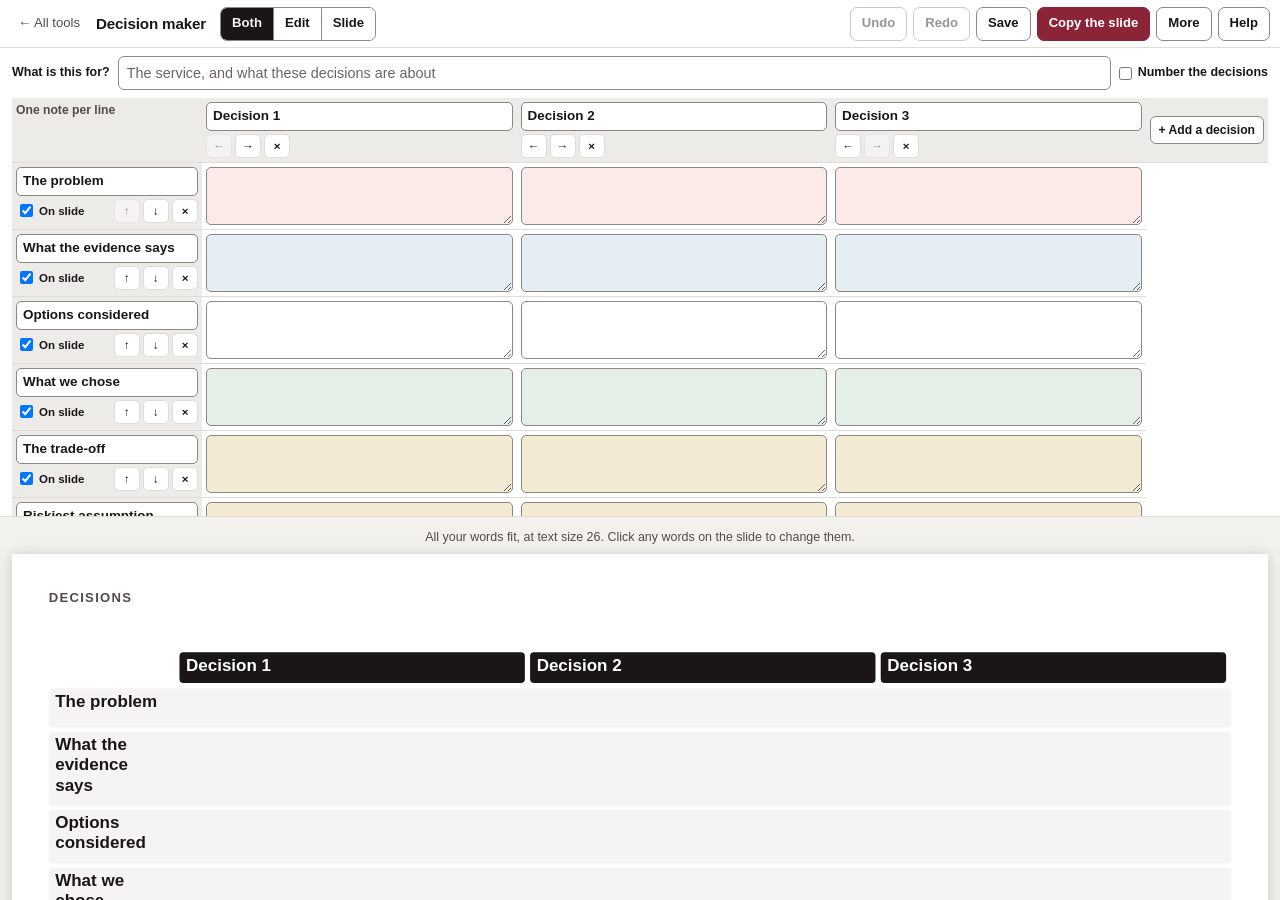
<file: decision.html>
<!doctype html>
<html lang="en-GB">
<head>
<meta charset="utf-8">
<meta name="viewport" content="width=device-width, initial-scale=1">
<title>Decision maker — Design tools</title>
<link rel="stylesheet" href="tool-shell.css?v=202611061200">
<link rel="stylesheet" href="tool-grid.css?v=202611270800">
</head>
<body>
<script src="tool-canvas.js?v=202611061200"></script>
<script src="tool-slide.js?v=202611061200"></script>
<script src="tool-grid.js?v=202611271800"></script>
<script>
(function () {
  const lanes = () => [
    ['The problem', 'red'],
    ['What the evidence says', 'blue'],
    ['Options considered', 'white'],
    ['What we chose', 'green'],
    ['The trade-off', 'amber'],
    ['Riskiest assumption', 'amber'],
    ['How we test it', 'white'],
    ['How we will know it worked', 'green'],
  ].map(([name, tone], i) => ({ id: 'r' + i, name, tone }));
  const blank = () => ({ title: '', view: 'both', cells: {}, rows: lanes(), cols: ['Decision 1', 'Decision 2', 'Decision 3'].map((name, i) => ({ id: 'c' + i, name })) });
  /* the same missed bin case as the other tools */
  function example() {
    const s = blank(); s.title = 'Report a missed bin collection: what we chose, and how we will check';
    s.cols = ['Hearing nothing after reporting', 'Being asked for what the council holds', 'People who cannot use the form'].map((name, i) => ({ id: 'c' + i, name }));
    const fill = {
      0: ['People ring to chase a report because they hear nothing for two days', 'The form asks for details the council already has', 'The phone line gives a different answer from the website'],
      1: ['Four of five calls listened to were chasing a report', 'Three of six people stopped at the bin type', 'Assumption: most phone reports are never entered in the case system'],
      2: ['Clearer wording on the confirmation\nA text when a crew is booked\nA tracking page', 'Find the bins from the postcode\nExplain the bin types better', 'A separate phone process\nContact centre uses the same form'],
      3: ['Clearer wording first; tracking only if that is not enough', 'Find the bins from the postcode', 'Contact centre uses the same form'],
      4: ['Does nothing for a genuine delay', 'Depends on round data being current', 'Staff need time to learn it'],
      5: ['People will trust a date they are given and not ring anyway', 'Round data is accurate enough to show the right bins', 'Staff can complete the form during a call'],
      6: ['Two depots for four weeks, compared with two others', 'Check 200 recent reports against round data', 'One week in the contact centre, with people on the phone line'],
      7: ['Fewer calls chasing a report\nPeople still told about real delays', 'Less time to report\nMore people finishing online', 'The same answer by web, phone or letter'],
    };
    Object.keys(fill).forEach(r => fill[r].forEach((t, c) => { if (t) s.cells[`r${r}|c${c}`] = t; }));
    return s;
  }
  window.GridTool({
    key: 'dt-decision', tag: 'DECISION1', name: 'Decision maker', what: 'decision sheet', kicker: 'DECISIONS',
    colWord: 'decision', laneWord: 'lane', colName: n => 'Decision ' + n, titleHint: 'The service, and what these decisions are about',
    blank, example,
    help: `<ul>
      <li><b>Decisions</b> run across, one column each. Name each one after the problem it deals with, and put the most important first.</li>
      <li><b>Lanes</b> run down, from the problem to how you will know it worked. Type one note per line in a cell, and each line becomes its own note on the slide.</li>
      <li><b>Say what you know.</b> Where something is not yet evidence, write “Assumption:” in front of it, so the difference still shows when the slide is printed.</li>
      <li><b>On slide</b> shows or hides a lane, so you can keep notes that do not go on the slide.</li>
      <li><b>Nothing is cut off.</b> The text gets smaller until everything fits, and the tool says when it is too small to read on a call.</li>
      <li><b>Copy the slide</b> puts a 16:9 picture on the clipboard. If the browser refuses, it downloads.</li>
    </ul>`,
  });
})();
</script>
</body>
</html>
</file>
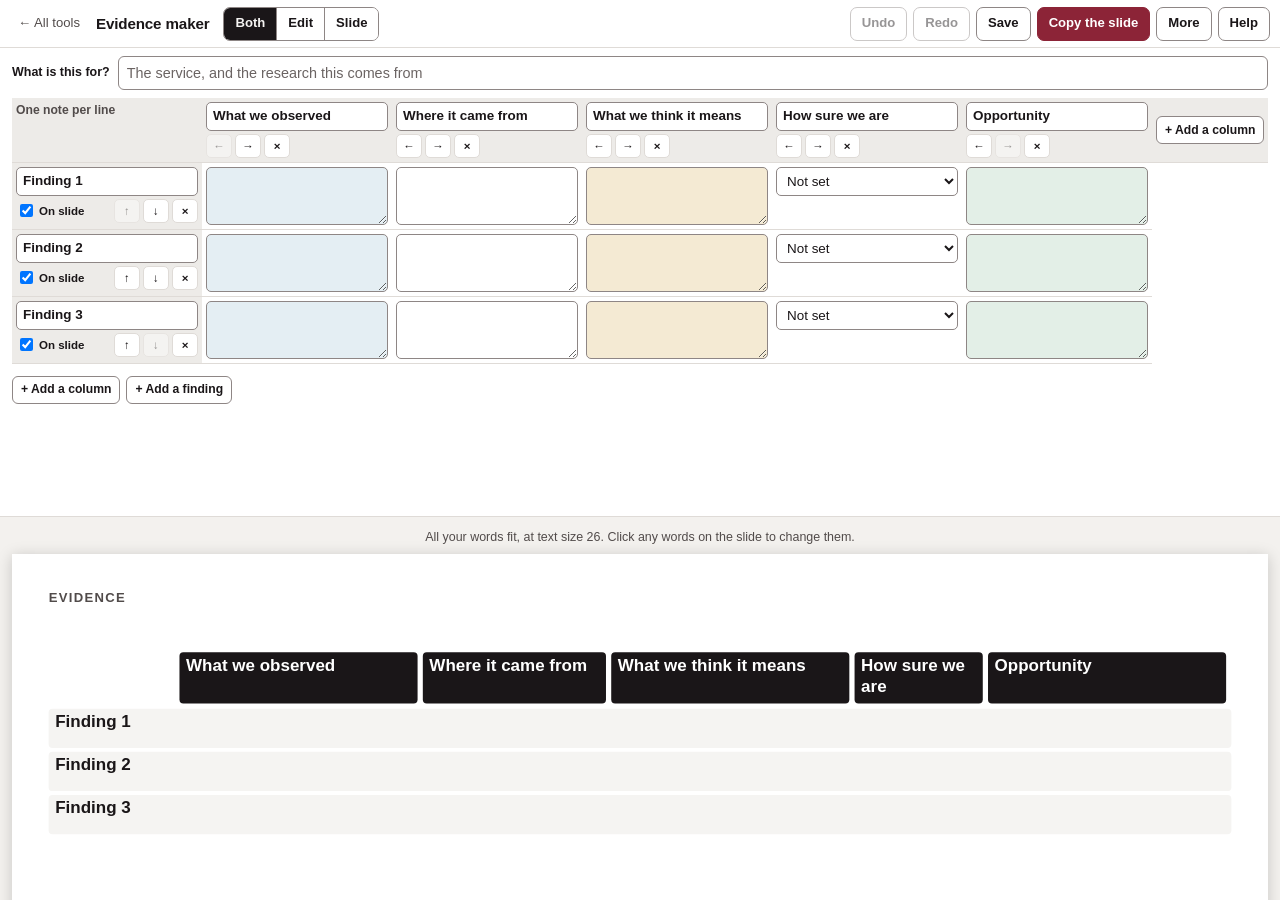
<file: evidence.html>
<!doctype html>
<html lang="en-GB">
<head>
<meta charset="utf-8">
<meta name="viewport" content="width=device-width, initial-scale=1">
<title>Evidence maker — Design tools</title>
<link rel="stylesheet" href="tool-shell.css?v=202611061200">
<link rel="stylesheet" href="tool-grid.css?v=202611270800">
</head>
<body>
<script src="tool-canvas.js?v=202611061200"></script>
<script src="tool-slide.js?v=202611061200"></script>
<script src="tool-grid.js?v=202611271800"></script>
<script>
(function () {
  const SOURCE = 'c1', CONFIDENCE = 'c3';
  const columns = () => [
    { id: 'c0', name: 'What we observed', tone: 'blue', w: 1.3 },
    { id: SOURCE, name: 'Where it came from', tone: 'white' },
    { id: 'c2', name: 'What we think it means', tone: 'amber', w: 1.3 },
    { id: CONFIDENCE, name: 'How sure we are', tone: 'grey', w: 0.7, choice: ['High', 'Medium', 'Low'] },
    { id: 'c4', name: 'Opportunity', tone: 'green', w: 1.3 },
  ];
  const blank = () => ({ title: '', view: 'both', cells: {}, cols: columns(), rows: ['Finding 1', 'Finding 2', 'Finding 3'].map((name, i) => ({ id: 'r' + i, name, tone: 'white' })) });
  /* a finding with words in it but no source is an assumption, whatever confidence was picked */
  function notes(r, c, S, typed) {
    if (c.id !== CONFIDENCE || !S.cols.some(x => x.id === SOURCE)) return typed;
    const any = S.cols.some(x => x.id !== CONFIDENCE && String(S.cells[r.id + '|' + x.id] || '').trim());
    return any && !String(S.cells[r.id + '|' + SOURCE] || '').trim() ? ['Assumption: no source yet'] : typed;
  }
  /* the same missed bin case as the other tools */
  function example() {
    const s = blank(); s.title = 'Report a missed bin collection: what we found';
    s.rows = ['Chasing a report', 'Bin types', 'Conflicting dates', 'Phone reports'].map((name, i) => ({ id: 'r' + i, name, tone: 'white' }));
    const fill = {
      0: ['Four of five calls listened to were chasing a report', 'Contact centre calls, five listened to', 'People do not know whether anything is happening', 'Medium', 'Say when the return round is due'],
      1: ['Three of six people stopped at the bin type', 'Usability sessions, six people', 'The form uses categories and people think in colours', 'High', 'Find the bins from the postcode'],
      2: ['Calendar and website disagreed on three of ten rounds', 'Comparison of ten rounds', 'People cannot tell a missed collection from an early one', 'High', 'One source for collection days'],
      3: ['Staff seem to keep their own notes of phone reports', '', 'Phone reports may never reach the case system', 'Low', 'Contact centre uses the same form'],
    };
    Object.keys(fill).forEach(r => fill[r].forEach((t, c) => { if (t) s.cells[`r${r}|c${c}`] = t; }));
    return s;
  }
  window.GridTool({
    key: 'dt-evidence', tag: 'EVIDENCE1', name: 'Evidence maker', what: 'evidence', kicker: 'EVIDENCE',
    colWord: 'column', laneWord: 'finding', colName: n => 'Column ' + n, titleHint: 'The service, and the research this comes from',
    blank, example, notes, numbered: false,
    help: `<ul>
      <li><b>Findings</b> run down, one row each. Name each after its theme.</li>
      <li><b>Read across:</b> what you observed, where it came from, what you think it means, how sure you are, and the opportunity it opens.</li>
      <li><b>Keep observing and interpreting apart.</b> “Three of six stopped here” is an observation. “The categories confuse people” is what you think it means.</li>
      <li><b>A finding with no source</b> shows “Assumption: no source yet” on the slide, whatever confidence you picked. Add the source and your choice comes back.</li>
      <li><b>On slide</b> shows or hides a finding, and one note per line becomes its own note on the slide.</li>
      <li><b>Nothing is cut off.</b> The text gets smaller until everything fits, and the tool says when it is too small to read on a call.</li>
      <li><b>Copy the slide</b> puts a 16:9 picture on the clipboard. If the browser refuses, it downloads.</li>
    </ul>`,
  });
})();
</script>
</body>
</html>
</file>
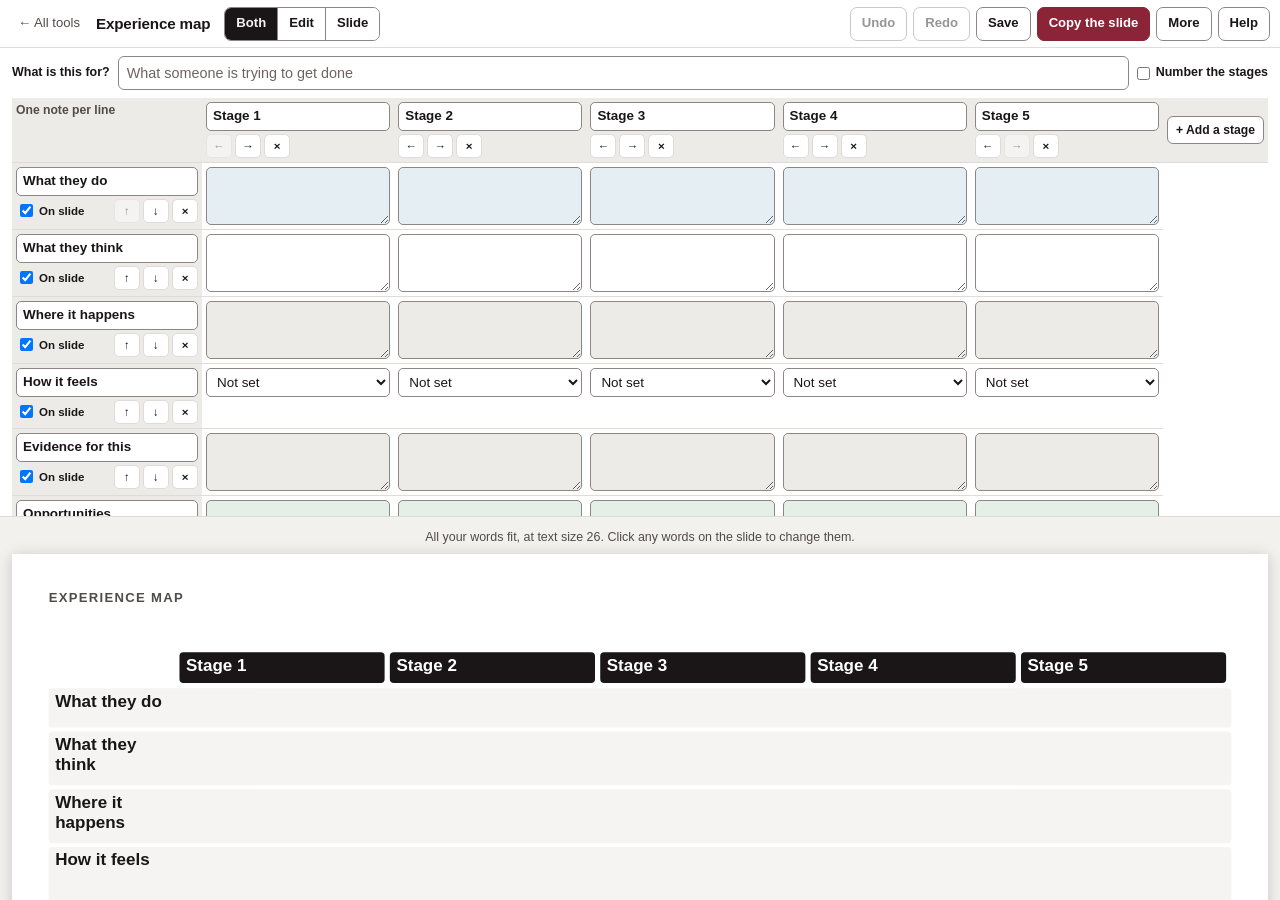
<file: experience.html>
<!doctype html>
<html lang="en-GB">
<head>
<meta charset="utf-8">
<meta name="viewport" content="width=device-width, initial-scale=1">
<title>Experience map — Design tools</title>
<link rel="stylesheet" href="tool-shell.css?v=202611061200">
<link rel="stylesheet" href="tool-grid.css?v=202611270800">
</head>
<body>
<script src="tool-canvas.js?v=202611061200"></script>
<script src="tool-slide.js?v=202611061200"></script>
<script src="tool-grid.js?v=202611271800"></script>
<script>
(function () {
  const FEEL = ['Very good', 'Good', 'Mixed', 'Bad', 'Very bad'];
  const lanes = () => [
    { name: 'What they do', tone: 'blue' },
    { name: 'What they think', tone: 'white' },
    { name: 'Where it happens', tone: 'grey' },
    { name: 'How it feels', tone: 'white', scale: FEEL },
    { name: 'Evidence for this', tone: 'grey' },
    { name: 'Opportunities', tone: 'green' },
  ].map((r, i) => ({ id: 'r' + i, ...r }));
  const blank = () => ({ title: '', view: 'both', cells: {}, rows: lanes(), cols: ['Stage 1', 'Stage 2', 'Stage 3', 'Stage 4', 'Stage 5'].map((name, i) => ({ id: 'c' + i, name })) });
  /* the same missed bin case as the other tools */
  function example() {
    const s = blank(); s.title = 'Report a missed bin collection';
    s.cols = ['Notice', 'Find out what to do', 'Report it', 'Wait', 'Bin collected'].map((name, i) => ({ id: 'c' + i, name }));
    const fill = {
      0: ['Sees the bin is still full', 'Searches the council website', 'Enters a postcode\nPicks the bin type', 'Checks for an update', 'Puts the bin back'],
      1: ['Was it missed, or did they come early?', 'Which of these dates is right?', 'Why do they need all this?', 'Has anyone read it?', 'Good, but will it happen again?'],
      2: ['At home', 'Phone, council website', 'Phone, report form', 'Text message, phone line', 'At home'],
      3: ['Mixed', 'Bad', 'Bad', 'Very bad', 'Good'],
      4: ['Assumption: not yet asked', 'Calendar and website disagreed on three of ten rounds', 'Three of six people stopped at the bin type', 'Four of five calls listened to were chasing a report', 'Assumption: not yet asked'],
      5: ['', 'One source for collection days', 'Find the bins from the postcode', 'Say when the return round is due', ''],
    };
    Object.keys(fill).forEach(r => fill[r].forEach((t, c) => { if (t) s.cells[`r${r}|c${c}`] = t; }));
    return s;
  }
  window.GridTool({
    key: 'dt-experience', tag: 'EXPERIENCE1', name: 'Experience map', what: 'map', kicker: 'EXPERIENCE MAP',
    colWord: 'stage', laneWord: 'lane', colName: n => 'Stage ' + n, titleHint: 'What someone is trying to get done',
    blank, example,
    help: `<ul>
      <li><b>Stages</b> run across, in the order the person meets them.</li>
      <li><b>Lanes</b> run down. Type one note per line in a cell, and each line becomes its own note on the slide.</li>
      <li><b>How it feels</b> is a line across the stages: pick a word for each one. The word stays on the slide, so it still reads in black and white. Leave a stage as “Not set” if you do not know.</li>
      <li><b>Evidence for this</b> sits under the line, so it is clear what supports each point. Write “Assumption:” where nothing does yet.</li>
      <li><b>On slide</b> shows or hides a lane, so you can keep notes that do not go on the slide.</li>
      <li><b>Nothing is cut off.</b> The text gets smaller until everything fits, and the tool says when it is too small to read on a call.</li>
      <li><b>Copy the slide</b> puts a 16:9 picture on the clipboard. If the browser refuses, it downloads.</li>
    </ul>`,
  });
})();
</script>
</body>
</html>
</file>
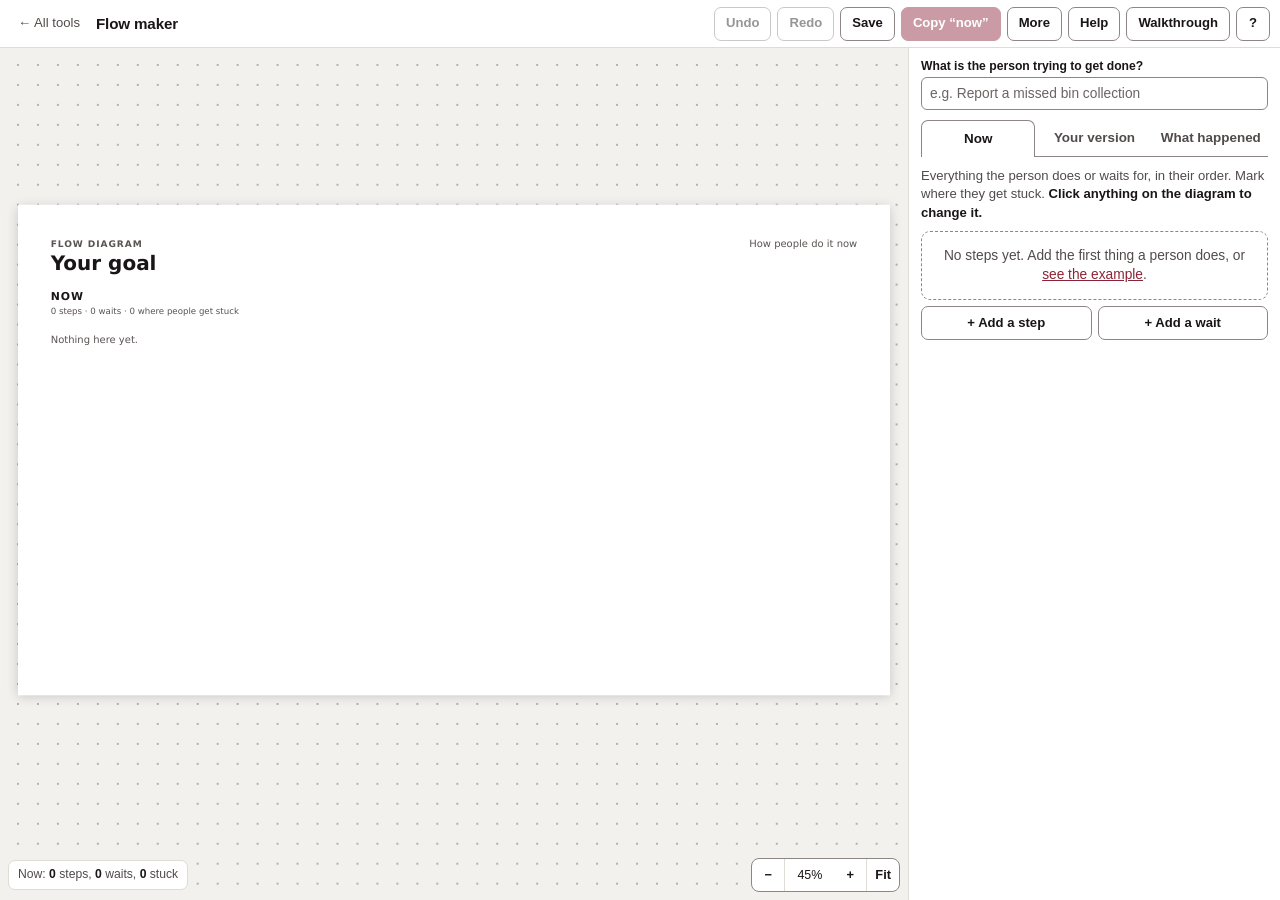
<file: flow.html>
<!doctype html>
<html lang="en-GB">
<head>
<meta charset="utf-8">
<meta name="viewport" content="width=device-width, initial-scale=1">
<title>Flow maker — Design tools</title>
<link rel="stylesheet" href="tool-shell.css?v=202611231900">
<style>
  /* the Flow maker: the slide on a canvas, and on the right the steps that draw it */
  .tool{grid-template-columns:minmax(0,1fr) 372px;grid-template-rows:minmax(0,1fr)}
  .mid{display:flex;flex-direction:column;min-width:0;min-height:0} .mid .stage{flex:1}
  @media(max-width:1180px){ .tool{grid-template-columns:minmax(0,1fr) 320px} }
  .fm-head{flex:none;padding:10px 12px 0}
  .fm-tabs{display:flex;gap:2px;margin-top:10px;border-bottom:1px solid var(--line-2)}
  .fm-tabs button{flex:1;font:inherit;font-size:0.84rem;font-weight:650;border:1px solid transparent;border-bottom:0;border-radius:7px 7px 0 0;background:none;color:var(--ink-2);padding:8px 4px;cursor:pointer;white-space:nowrap}
  .fm-tabs button:hover{color:var(--ink)}
  .fm-tabs button[aria-selected="true"]{background:#fff;border-color:var(--line-2);color:var(--ink);margin-bottom:-1px}
  .fm-how{margin:0 0 9px;color:var(--ink-2);font-size:0.82rem;line-height:1.4} .fm-how b{color:var(--ink)}
  .fm-list{list-style:none;margin:0;padding:0;display:grid;gap:4px}
  .fm-row{border:1px solid var(--line);border-radius:8px;background:var(--surface);cursor:pointer}
  .fm-row:hover{border-color:var(--line-2)}
  .fm-row.sel{border-color:#1A526D;box-shadow:0 0 0 1px #1A526D;cursor:default;background:#F2F7FA}
  /* the one setting that belongs to what was clicked on the diagram */
  .pane .fm-row .lit,.pane .lit{outline:3px solid #1A526D;outline-offset:1px;background:#DCEBF3;border-radius:6px}
  .fm-row.bad .fm-n{color:#B3261E}
  .fm-row.k-wait{border-style:dashed}
  .fm-top{display:flex;align-items:center;gap:6px;padding:4px 6px}
  .fm-n{flex:none;width:24px;height:24px;display:grid;place-items:center;font-family:var(--mono);font-weight:700;font-size:0.76rem;color:var(--ink-2);border:1.5px solid var(--line-2);border-radius:5px;background:#fff}
  .k-q .fm-n{transform:rotate(45deg);width:20px;height:20px;margin:2px;border-color:#8A6100;background:#FFF4D6} .k-q .fm-n > i{transform:rotate(-45deg);font-style:normal}
  .k-wait .fm-n{border-radius:99px;border-style:dashed}
  .bad .fm-n{border-color:#B3261E;background:#FCEAE8}
  .pane .fm-t{border-color:transparent;background:none;padding:4px 5px;flex:1;font-weight:500}
  .pane .fm-t:hover{border-color:var(--line)} .pane .fm-t:focus{border-color:var(--line-2);background:#fff;font-weight:400}
  .fm-mark{flex:none;font-size:0.72rem;font-weight:700;color:#B3261E}
  .fm-det{display:none;padding:2px 10px 10px 36px} .fm-row.sel .fm-det{display:grid;gap:9px}
  .fm-f{display:grid;gap:3px}
  .fm-f > label,.fm-f > .lb{margin:0;font-size:0.74rem;font-weight:640;color:var(--ink);display:block}
  .kseg{display:grid;grid-template-columns:repeat(4,auto);border:1px solid var(--line-2);border-radius:7px;overflow:hidden}
  .kseg button{font:inherit;font-size:0.78rem;font-weight:600;min-height:30px;border:0;background:#fff;color:var(--ink);cursor:pointer;padding:0 4px}
  .kseg button + button{border-left:1px solid var(--line-2)}
  .kseg button.on{background:var(--ink);color:#fff}
  .kseg button:focus-visible{outline:none;box-shadow:inset 0 0 0 2px #fff,inset 0 0 0 4px var(--lec)}
  .sbtn{font:inherit;font-size:0.8rem;font-weight:600;min-height:32px;padding:0 10px;border-radius:7px;border:1px solid var(--line-2);background:#fff;color:var(--ink);cursor:pointer;text-align:left}
  .sbtn:hover:not(:disabled){border-color:var(--lec);color:var(--lec)} .sbtn:disabled{opacity:.4;cursor:default}
  .sbtn.stk.on{background:#FCEAE8;border-color:#B3261E;color:#B3261E}
  .fm-tools{display:flex;gap:4px;flex-wrap:wrap} .fm-tools .sp{flex:1}
  .chips{display:flex;gap:4px;flex-wrap:wrap;align-items:center}
  .chip{font:600 0.74rem var(--mono);min-width:28px;min-height:26px;padding:0 6px;border-radius:99px;border:1px solid var(--line-2);background:#fff;color:var(--ink);cursor:pointer}
  .chip.on{background:var(--wsh);border-color:var(--wsh);color:#fff}
  .new{font-style:normal;font-size:0.74rem;font-weight:700;color:var(--ok)}
  .fm-add{display:flex;gap:6px;margin-top:6px}
  .fm-add .tbtn{flex:1}
  .fm-empty{list-style:none;color:var(--ink-2);font-size:0.86rem;padding:14px 12px;border:1px dashed var(--line-2);border-radius:9px;text-align:center}
  .fm-empty .tbtn{margin-top:8px}
  .linkish{font:inherit;background:none;border:0;padding:0;color:var(--lec);text-decoration:underline;cursor:pointer}
  /* the table: filled in as the flow is built, ready to paste */
  #dock{flex:none;height:42%;min-height:190px;display:flex;flex-direction:column;background:var(--surface);border-top:2px solid var(--line-2)}
  #dock[hidden]{display:none}
  .dock-h{flex:none;display:flex;align-items:center;gap:10px;padding:7px 12px;border-bottom:1px solid var(--line)} .dock-h h2{margin:0;font-size:0.88rem} .dock-h .sp{flex:1} .dock-h span{font-size:0.78rem;color:var(--ink-2)}
  .dock-s{overflow:auto;min-height:0;flex:1;padding:0 12px 10px}
  .d2t{width:100%;border-collapse:collapse;font-size:0.82rem;line-height:1.3}
  .d2t th{position:sticky;top:0;background:var(--surface);text-align:left;font-size:0.74rem;padding:7px 8px 5px 0;border-bottom:1.5px solid var(--ink);z-index:1;white-space:nowrap}
  .d2t td{padding:4px 8px 4px 0;border-bottom:1px solid var(--line);vertical-align:middle}
  .d2t tr[data-id]{cursor:pointer} .d2t tr.sel td{background:#E9F2F7}
  .d2t input{font:inherit;width:100%;min-width:220px;padding:4px 7px;border:1px solid var(--line-2);border-radius:5px;background:#fff;color:var(--ink)}
  .d2t input.lit{outline:3px solid #1A526D;outline-offset:1px;background:#DCEBF3}
  .d2t tfoot td{font-weight:650;border-bottom:0;padding-top:8px}
  .fm-note{width:100%;font:inherit;font-size:0.84rem;line-height:1.35;padding:6px 8px;border:1px solid var(--line-2);border-radius:6px;background:#fff;color:var(--ink);resize:vertical}
  .swatches{display:flex;gap:6px;flex-wrap:wrap}
  .sw{width:28px;height:28px;border-radius:7px;border:2px solid;cursor:pointer;padding:0}
  .sw.on{box-shadow:0 0 0 2px #fff,0 0 0 4px #1A1618}
  .ans{display:grid;grid-template-columns:minmax(0,76px) minmax(0,1fr) 28px;gap:4px;align-items:center}
  .ans .tbtn{padding:0}
  .fm-more summary{cursor:pointer;font-size:0.76rem;color:var(--ink-2);min-height:24px;display:flex;align-items:center}
  .fm-more[open] summary{margin-bottom:6px} .fm-more .fm-f{margin-bottom:8px}
  .fm-chk{display:flex!important;gap:7px;align-items:center;font-weight:500!important;min-height:24px;margin:0!important;font-size:0.8rem!important} .fm-chk input{width:18px!important;height:18px;flex:none}
  .shapes-dlg{width:min(460px,92vw)}
  .shapes{list-style:none;margin:0 0 14px;padding:0;display:grid;grid-template-columns:1fr 1fr;gap:12px 18px}
  .shapes li{display:flex;align-items:center;gap:10px;font-size:0.84rem;line-height:1.2;min-width:0}
  .shapes svg{flex:none;width:76px;height:44px;display:block}
  dialog textarea{width:100%;font:0.76rem/1.45 var(--mono);padding:7px 9px;border:1px solid var(--line-2);border-radius:6px;background:#fff;color:var(--ink);resize:vertical;word-break:break-all}
  .fate{font-size:0.74rem;font-weight:700;border-radius:99px;padding:1px 8px;display:inline-block}
  .fate.kept,.fate.changed,.fate.new{background:var(--ok-soft);color:var(--ok)} .fate.merged,.fate.moved{background:var(--wsh-soft);color:var(--wsh)}
  .fate.removed{background:var(--surface-2);color:var(--ink-3);text-decoration:line-through}
  .fm-panel{display:flex;flex-direction:column;min-height:0;flex:1}
  #slide{width:1920px;height:1080px;background:#fff;box-shadow:0 4px 24px rgba(0,0,0,.18);line-height:0}
  #slide svg{display:block;width:100%;height:100%;-webkit-user-select:none;user-select:none}
  #slide [data-edge]{cursor:pointer} #slide [data-edge]:hover path:nth-child(2){stroke:#1A526D;stroke-width:4}
  #slide [data-goal],#slide [data-legend],#slide [data-edge] text{cursor:text}
  #slide g[data-step].dragging{opacity:.75;cursor:grabbing}
  #slide g[data-step]{cursor:pointer;outline:none}
  #slide g[data-step] text{cursor:text}
  #slide g[data-step]:hover > rect:first-child,#slide g[data-step]:hover > polygon:first-child{stroke:#1A526D;stroke-width:3.5}
  #slide g.sel > rect:first-child,#slide g.sel > polygon:first-child{stroke:#1A526D;stroke-width:6;filter:drop-shadow(0 0 12px rgba(26,82,109,.65))}
  #slide g[data-step]:focus-visible > rect:first-child,#slide g[data-step]:focus-visible > polygon:first-child{stroke:#1A526D;stroke-width:6}
  #slide{position:relative}
  #inl{position:absolute;z-index:3;resize:none;overflow:hidden;font-family:system-ui,-apple-system,'Segoe UI',Roboto,sans-serif;font-weight:600;line-height:1.25;text-align:center;color:#1A1618;background:#fff;border:3px solid #1A526D;border-radius:8px;padding:4px 6px;outline:none;box-shadow:0 2px 12px rgba(26,82,109,.3)}
  .tally-warn{font-weight:600;color:var(--ink)}
</style>
</head>
<body>

<header class="tb-bar">
  <a class="tb-back" href="index.html">← All tools</a>
  <h1 class="tb-name">Flow maker</h1>
  <span class="tb-sp"></span>
  <button type="button" class="tbtn" data-act="undo" id="undo" title="Undo (Ctrl or ⌘ Z)">Undo</button>
  <button type="button" class="tbtn" data-act="redo" id="redo" title="Redo (Ctrl or ⌘ Shift Z)">Redo</button>
  <button type="button" class="tbtn" data-act="savebox" aria-haspopup="dialog">Save</button>
  <button type="button" class="tbtn pri" data-act="png" id="dl">Copy this slide</button>
  <details class="menu"><summary class="tbtn">More</summary><div class="menu-in">
    <button type="button" data-act="a2">Copy both lists as text</button>
    <button type="button" data-act="d2">Copy the table</button>
    <button type="button" data-act="head" id="headbtn">Hide the header</button>
    <button type="button" data-act="example">See the example: one line</button>
    <button type="button" data-act="example2">See the example: with branches</button>
    <button type="button" data-act="seed" id="reseed">Copy “now” into my version again</button>
    <button type="button" data-act="clear">Start again</button>
  </div></details>
  <button type="button" class="tbtn" data-act="help" aria-haspopup="dialog">Help</button>
  <button type="button" class="tbtn" data-act="tour">Walkthrough</button>
  <button type="button" class="tbtn ic" data-act="shapes" aria-haspopup="dialog" aria-label="What the shapes mean" title="What the shapes mean">?</button>
</header>

<div class="tool">
  <div class="mid">
  <main class="stage" id="stage" aria-label="The slide">
    <div class="world" id="world"><div id="slide" role="group" aria-label="The slide, drawn from your steps. Click anything to change it."></div><textarea id="inl" hidden rows="1" spellcheck="true" aria-label="Edit these words"></textarea></div>
    <p class="t-msg" id="msg" role="status"></p>
    <div class="st-bar">
      <span class="st-info" id="tally"></span>
      <span class="tb-sp" style="flex:1"></span><button type="button" class="tbtn xs" data-act="tidy" id="tidy" title="Put every box back in its automatic place">Tidy up</button><button type="button" class="tbtn xs" data-act="dock" id="dockb" aria-expanded="false" aria-controls="dock">Table</button>
      <span class="zoom" role="group" aria-label="Zoom"><button type="button" data-act="zout" aria-label="Zoom out">−</button><output id="zlabel">100%</output><button type="button" data-act="zin" aria-label="Zoom in">+</button><button type="button" data-act="fit" title="Fit the slide (Ctrl or ⌘ 0)">Fit</button></span>
    </div>
  </main>
  <section id="dock" aria-label="What happened to every step" hidden>
    <div class="dock-h"><h2>What happened to every step</h2><span id="d2n"></span><span class="sp"></span><button type="button" class="tbtn xs" data-act="d2pic" title="Use this if the table does not paste properly">Copy as a picture</button><button type="button" class="tbtn xs pri" data-act="d2">Copy the table</button><button type="button" class="tbtn xs ic" data-act="dock" aria-label="Close the table" title="Close">✕</button></div>
    <div class="dock-s" id="d2"></div>
  </section>
  </div>

  <aside class="pane r" aria-label="Your steps" id="steps">
    <div class="fm-head">
      <label for="goal" style="margin-top:0">What is the person trying to get done?</label><input id="goal" placeholder="e.g. Report a missed bin collection">
      <div class="fm-tabs" role="tablist" aria-label="Steps">
        <button type="button" role="tab" data-tab="before" id="t-before" aria-controls="p-before">Now</button>
        <button type="button" role="tab" data-tab="after" id="t-after" aria-controls="p-after">Your version</button>
        <button type="button" role="tab" data-tab="d2" id="t-d2" aria-controls="p-d2">What happened</button>
      </div>
    </div>
    <section class="fm-panel" role="tabpanel" id="p-before" aria-labelledby="t-before">
      <div class="pane-s"><p class="fm-how">Everything the person does or waits for, in their order. Mark where they get stuck. <b>Click anything on the diagram to change it.</b></p><ol class="fm-list" id="l-before"></ol>
        <div class="fm-add"><button type="button" class="tbtn" data-act="add" data-side="before">+ Add a step</button><button type="button" class="tbtn" data-act="add" data-side="before" data-k="wait">+ Add a wait</button></div></div>
    </section>
    <section class="fm-panel" role="tabpanel" id="p-after" aria-labelledby="t-after" hidden>
      <div class="pane-s"><p class="fm-how" id="afterhow"></p><ol class="fm-list" id="l-after"></ol>
        <div class="fm-add"><button type="button" class="tbtn" data-act="add" data-side="after">+ Add a screen</button><button type="button" class="tbtn" data-act="add" data-side="after" data-k="wait">+ Add a wait</button></div></div>
    </section>
    <section class="fm-panel" role="tabpanel" id="p-d2" aria-labelledby="t-d2" hidden>
      <div class="pane-s"><p class="fm-how">The table below follows your flow: every step from <i>now</i>, where it went and what happened to it. You write the <b>why</b>, then copy the table into your slides.</p>
        <p><button type="button" class="tbtn pri" data-act="d2">Copy the table</button></p>
        <div class="fm-f"><label for="d2note">Anything else to say (optional)</label><textarea class="fm-note" id="d2note" rows="3" placeholder="It goes under the table when you copy it"></textarea></div></div>
    </section>
  </aside>
</div>

<dialog class="dlg shapes-dlg" id="shapesdlg" aria-labelledby="shapesdlg-h"><form method="dialog">
  <h2 id="shapesdlg-h">The shapes</h2>
  <ul class="shapes" id="shapes"></ul>
  <div class="dlg-acts"><button class="tbtn pri" value="close">Close</button></div>
</form></dialog>

<dialog class="dlg" id="savedlg" aria-labelledby="savedlg-h"><form method="dialog">
  <h2 id="savedlg-h">Save your work as text</h2>
  <p>Your flow stays in this browser. Copy this text and keep it anywhere, like a note or an email to yourself.</p>
  <textarea id="savecode" rows="4" readonly aria-label="Your work, as text"></textarea>
  <p><button type="button" class="tbtn xs pri" data-act="savecopy">Copy the text</button></p>
  <p><label for="loadcode"><b>Carrying on?</b> Paste your saved text here.</label></p>
  <textarea id="loadcode" rows="3" spellcheck="false" placeholder="FLOW1…"></textarea>
  <p><button type="button" class="tbtn xs" data-act="loadcode">Bring it back</button></p>
  <p class="fm-how" id="savemsg" role="status"></p>
  <div class="dlg-acts"><button class="tbtn" value="close">Close</button></div>
</form></dialog>

<dialog class="dlg" id="helpdlg" aria-labelledby="helpdlg-h"><form method="dialog">
  <h2 id="helpdlg-h">How it works</h2>
  <ul>
    <li><b>Now:</b> one row for everything a person does or waits for, in order. Press <b>✗</b> wherever people go wrong, and say why. Those are the problems your version has to fix.</li>
    <li><b>A question</b> is for when the answer changes where people go next. Give each answer a name and say where it goes. <b>A new box</b> puts one under the question, and arrows can join up again later.</li>
    <li><b>Colours</b> mean whatever you say they mean. Pick one, say what it means, and it joins the key on the slide.</li>
    <li><b>Move a box</b> by dragging it. The arrows follow.</li>
    <li><b>Your version:</b> press <b>Start from my “now”</b> for a copy to change. Remove, merge, move and rename steps, and add screens. Each step shows which steps from <i>now</i> it came from.</li>
    <li><b>What happened:</b> the tool labels every old step kept, merged, moved or removed, in a table you can copy. You write why.</li>
    <li><b>The diagram follows the tab,</b> and it is what you copy. Click any box, diamond, arrow or line of words: its setting lights up on the right, and if it is words you can type straight away. Scroll to move around, pinch or Ctrl/⌘ and scroll to zoom.</li>
    <li><b>Prefer paper?</b> Boxes and arrows, left to right, photographed into your slides.</li>
  </ul>
  <p>Your work stays in this browser, on this computer: press <b>Save</b> to keep it as text and carry on anywhere. New to flows? <a href="https://oustaman.github.io/mmu-tools/modules/sd/flow-guide.html">How flows work</a> has every option, with real examples.</p>
  <div class="dlg-acts"><button class="tbtn pri" value="close">Got it</button></div>
</form></dialog>

<script src="flow-draw.js?v=202611231900"></script>
<script src="tool-tour.js?v=202611231900"></script>
<script src="tool-canvas.js?v=202611231900"></script>
<script>
(function () {
  /* The Flow maker. List the journey as it is now, then build a new version FROM it: start
     from a copy, then remove, merge, move, rename and add screens. Every step now ends up kept,
     merged, moved or removed; the drawing is a 16:9 slide. Nothing to learn but the buttons. */
  const $ = id => document.getElementById(id);
  const { esc, nums, counts, fatesOf, COL, graph, cellsOf, PAL, migrate, DEFS, FONT, wrap: FD_wrap, clip: FD_clip, fill: FD_fill } = window.FD;
  const fates = () => fatesOf(S.before, S.after);
  const KEY = 'dt-flow';
  let uid = 1; const nid = p => p + (uid++) + '-' + Date.now().toString(36);

  /* the example is the missed-bin case (case-missed-bin.html): its "now" screens, and its
     "What happened to every step" table — nothing added that the case does not say */
  const EXAMPLE = () => {
    const B = [
      ['b1', 'Read the missed bin information page', 'website', 'step', true, '199 words, 2.6 phone screens, before you can start'],
      ['b2', 'Choose your bin, and its type', 'form', 'step', true, 'Colours on the page, categories on the form'],
      ['b3', 'Name, email and phone', 'form'],
      ['b4', 'Postcode and address', 'form'],
      ['b5', 'Additional information', 'form'],
      ['b6', 'Assisted collection', 'form'],
      ['b7', 'Summary', 'form'],
      ['b8', 'Finish', 'form', 'step', true, 'Never checks the 2pm deadline, so it cannot say you are too late'],
    ].map(([id, t, w, k, bad, note, ifnot, go, back]) => ({ id, t, w: w || '', k: k || 'step', bad: !!bad, note: note || '', ifnot: ifnot || '', go: go || 'stuck', back: back || '' }));
    const A = [
      ['a1', 'Start: the one rule, in 38 words', 'start page', ['b1']],
      ['a2', 'Your postcode and address', 'form', ['b4']],
      ['a3', 'Which bin was not emptied?', 'by colour', ['b2']],
      ['a4', 'How should we update you? (optional)', 'form', ['b3']],
      ['a5', 'Check your answers', 'with Change links', ['b7']],
      ['a6', 'Report sent', 'date and reference', ['b8']],
    ].map(([id, t, w, from, k]) => ({ id, t, w, from, k: k || 'step', bad: false, note: '', ifnot: '', go: 'stuck', back: '' }));
    return { goal: 'Report a missed bin collection', before: B, after: A, view: 'both', tab: 'before',
      why: { b1: 'Only the deadline decides whether reporting is any use; the other rules are one link away',
        b2: 'The address tells the council which bins are due and what kind they are', b3: 'Nothing in emptying a bin needs a name; one way to send an update is enough',
        b4: 'Everything else follows from it', b5: 'Rarely needed; if the council wants it, it returns as an optional box on the bin screen',
        b6: 'Arranged with the council, so already on file for the address', b7: 'Fixing a mistake should not mean starting again',
        b8: 'The button says what it does, and the next screen says what happens' } };
  };
  /* the council tax example: its boxes,
     its branches and its reasons, in the places its flow puts them */
  const COUNCIL = () => {
    const st = (id, t, more) => ({ id, t, w: '', k: 'step', bad: false, note: '', from: [], ...more });
    const B = ['Find the page', 'Create account', 'Account number', '‘Class N’ list', 'Residents x N', 'Upload per person', 'Declaration'].map((t, i) => st('c' + (i + 1), t));
    const A = [
      st('s', 'Search', { k: 'end', p: { c: 0, r: 0 } }),
      st('n1', 'Start', { w: 'all students?', c: 'blue', from: ['c1', 'c4'], p: { c: 1, r: 0 } }),
      st('q1', 'Everyone?', { k: 'q', off: true, aside: 'Not sure → talk to a person', ans: [{ t: 'yes', to: '' }, { t: 'no', to: 'other' }], p: { c: 2, r: 0 } }),
      st('n2', 'Your home', { w: 'address + people', c: 'blue', from: ['c5'], p: { c: 3, r: 0 } }),
      st('n3', 'Proof', { w: 'declaration + send', c: 'blue', from: ['c6', 'c7'], p: { c: 4, r: 0 } }),
      st('q2', 'Which?', { k: 'q', off: true, ans: [{ t: 'upload', to: '' }, { t: 'university', to: 'uni' }], p: { c: 4, r: 1 } }),
      st('up', 'Upload', { w: 'certificate', off: true, p: { c: 3, r: 1 } }),
      st('n4', 'Sent', { w: 'reference number', c: 'green', from: ['c7'], p: { c: 4, r: 2 } }),
      st('uni', 'University', { w: 'confirms', off: true, br: true, to: 'n4', p: { c: 5, r: 1 } }),
      st('other', 'Other discounts', { w: '25% single person and others', off: true, br: true, p: { c: 2, r: 1 } }),
    ];
    return { goal: 'A house where everyone studies full time stops being billed', before: B, after: A, tab: 'after', view: 'after',
      legend: { blue: 'My screens', green: 'Finished' },
      d2note: 'My wireframe 4, check your answers: removed, it felt like repetition.\nNot everyone a student → other discounts, so nobody leaves with nothing.',
      why: { c1: 'one question replaces 14 exemptions', c2: 'a save link by email does the same job', c3: 'students have no bill yet; the address finds it', c4: 'the question IS Class N, in plain words', c5: 'one screen, the list grows in place', c6: 'the law requires proof; the university can now supply it', c7: 'into the send step' } };
  };
  const EMPTY = () => ({ goal: '', before: [], after: [], why: {}, view: 'before', tab: 'before', legend: {}, d2note: '' });
  /* whatever arrives, from this browser or a saved text, gets the fields this version expects */
  const tidyState = x => { if (!x || !Array.isArray(x.before) || !Array.isArray(x.after)) return null; migrate(x.before); migrate(x.after);
    return { ...EMPTY(), ...x, why: x.why || {}, legend: x.legend || {}, head: x.head !== false }; };
  let S; try { S = tidyState(JSON.parse(localStorage.getItem(KEY) || 'null')); } catch (e) {}
  if (!S) S = EMPTY();
  const save = () => { try { localStorage.setItem(KEY, JSON.stringify(S)); } catch (e) {} };

  /* numbers: waits are not steps, so they carry no number */
  /* ---------- the editors ---------- */
  let selId = null, view = null;
  const nameIn = (y, N) => { const t = `${N[y.id] ? N[y.id] + '. ' : ''}${y.t || '(no words yet)'}`; return t.length > 34 ? t.slice(0, 33) + '…' : t; };
  /* where an arrow can go: the next step, another box, a new box under this one, or nowhere */
  function goOpts(list, x, val, N, ans) {
    const others = list.filter(y => y.id !== x.id && y.k !== undefined).map(y => `<option value="${esc(y.id)}"${val === y.id ? ' selected' : ''}>${esc(nameIn(y, N))}</option>`).join('');
    const first = ans === 0 || (ans == null && !x.br) ? 'The next step' : ans == null ? 'It ends here' : 'Not decided yet';
    return `<option value="">${first}</option>${ans == null && !x.br ? `<option value="@none"${val === '@none' ? ' selected' : ''}>It ends here</option>` : ''}${ans != null ? `<option value="@stuck"${val === '@stuck' ? ' selected' : ''}>They are stuck</option>` : ''}<option value="@new">A new box</option><optgroup label="Another box">${others}</optgroup>`;
  }
  function rowHTML(x, i, list, side, N) {
    const num = x.k === 'wait' ? '⏱' : x.k === 'end' ? '◯' : N[x.id] || '·', u = x.id, q = x.k === 'q', step = x.k === 'step';
    const chips = side === 'after' ? `<div class="fm-f"><span class="lb">Which steps in “now” did this come from?</span><div class="chips">${S.before.filter(b => b.k !== 'end').map(b =>
      `<button type="button" class="chip${(x.from || []).includes(b.id) ? ' on' : ''}" data-act="from" data-b="${b.id}" aria-pressed="${(x.from || []).includes(b.id)}" title="${esc(b.t)}">${b.k === 'wait' ? '⏱' : nums(S.before)[b.id] || '·'}</button>`).join('')}${(x.from || []).length || !N[x.id] ? '' : '<em class="new">None: a new screen</em>'}</div></div>` : '';
    const answers = q ? `<div class="fm-f"><span class="lb">Answers, and where each one goes</span>${x.ans.map((a, j) => `<div class="ans"><input data-ai="${j}" data-af="t" value="${esc(a.t)}" aria-label="Answer ${j + 1}" placeholder="Answer"><select data-go="ans" data-i="${j}" aria-label="Where answer ${j + 1} goes">${goOpts(list, x, a.to, N, j)}</select>${x.ans.length > 2 ? `<button type="button" class="tbtn xs ic" data-act="ansrm" data-i="${j}" aria-label="Remove answer ${j + 1}" title="Remove">✕</button>` : '<span></span>'}</div>${a.to === '@stuck' ? `<input data-ai="${j}" data-af="say" value="${esc(a.say || '')}" aria-label="What happens to them" placeholder="What happens? e.g. Search again">` : ''}`).join('')}
      <button type="button" class="sbtn" data-act="ansadd" style="justify-self:start">+ Add an answer</button></div>` : `<div class="fm-f"><label for="to-${u}">Goes to</label><select id="to-${u}" data-go="to">${goOpts(list, x, x.to || '', N)}</select></div>`;
    return `<li class="fm-row k-${x.k}${x.bad ? ' bad' : ''}${x.id === selId ? ' sel' : ''}" data-side="${side}" data-id="${x.id}">
      <div class="fm-top"><span class="fm-n"><i style="font-style:normal">${num}</i></span>
        <input class="fm-t" data-f="t" value="${esc(x.t)}" placeholder="${x.k === 'wait' ? 'How long? e.g. 2 working days' : q ? 'The question' : x.k === 'end' ? 'Where it starts or ends' : side === 'before' ? 'What the person does' : 'The screen, or what happens'}" aria-label="${x.k === 'wait' ? 'How long the wait is' : 'Step ' + num}">
        ${x.bad ? '<span class="fm-mark" title="People get stuck here">✗</span>' : ''}</div>
      <div class="fm-det">
        <div class="fm-f"><span class="lb">This is a…</span><div class="kseg" role="group" aria-label="Kind of step">${[['step', 'Step'], ['q', 'Question'], ['wait', 'Wait'], ['end', 'Start/end']].map(([k, t]) => `<button type="button" data-act="kind" data-k="${k}" class="${x.k === k ? 'on' : ''}" aria-pressed="${x.k === k}">${t}</button>`).join('')}</div></div>
        ${!step ? '' : `<div class="fm-f"><label for="w-${u}">Where it happens, or a detail</label><input id="w-${u}" data-f="w" value="${esc(x.w)}" placeholder="Website, form, phone, message…"></div>`}
        ${answers}
        ${!step ? '' : `<button type="button" class="sbtn stk${x.bad ? ' on' : ''}" data-act="bad" aria-pressed="${x.bad}">${x.bad ? '✗ People get stuck here' : 'Do people get stuck here? Mark it ✗'}</button>`}
        ${x.bad && step ? `<div class="fm-f"><label for="y-${u}">What goes wrong? A fact, with a number if you can</label><input id="y-${u}" data-f="note" value="${esc(x.note)}" placeholder="e.g. 199 words before you can start"></div>` : ''}
        <div class="fm-f"><span class="lb">Colour</span><div class="swatches" role="group" aria-label="Colour">${[['', 'No colour'], ...Object.keys(PAL).map(k => [k, k])].map(([k, n]) => `<button type="button" class="sw${(x.c || '') === k ? ' on' : ''}" data-act="col" data-c="${k}" aria-pressed="${(x.c || '') === k}" aria-label="${n}" title="${n}" style="background:${k ? PAL[k][0] : '#fff'};border-color:${k ? PAL[k][1] : '#8E8685'}"></button>`).join('')}</div>
          ${x.c ? `<label for="m-${u}" style="margin-top:6px">What does ${x.c} mean on your diagram?</label><input id="m-${u}" data-legend="${x.c}" value="${esc(S.legend[x.c] || '')}" placeholder="e.g. Screens I designed">` : ''}</div>
        ${chips}
        <details class="fm-more"${x.aside || (x.off && step) ? ' open' : ''}><summary>Add a side note, or take off the number</summary>
          ${step || q ? `<div class="fm-f"><label class="fm-chk"><input type="checkbox" data-off="1"${x.off ? '' : ' checked'}> Give it a number</label></div>` : ''}
          <div class="fm-f"><label for="a-${u}">A side note, joined by a line</label><input id="a-${u}" data-f="aside" value="${esc(x.aside || '')}" placeholder="e.g. Not sure → talk to a person"></div></details>
        <div class="fm-tools"><button type="button" class="sbtn" data-act="up" aria-label="Move earlier" ${i ? '' : 'disabled'}>← Earlier</button><button type="button" class="sbtn" data-act="down" aria-label="Move later" ${i < list.length - 1 ? '' : 'disabled'}>Later →</button>
          ${side === 'after' && i < list.length - 1 ? '<button type="button" class="sbtn" data-act="merge" title="Join this with the next one">Merge with next</button>' : ''}<span class="sp"></span><button type="button" class="sbtn" data-act="del">Remove</button></div>
      </div></li>`;
  }
  function renderList(side) {
    const list = S[side], N = nums(list);
    $('l-' + side).innerHTML = list.map((x, i) => rowHTML(x, i, list, side, N)).join('') || `<li class="fm-empty">${side === 'before' ? 'No steps yet. Add the first thing a person does, or <button type="button" class="linkish" data-act="example">see the example</button>.' : `Your version starts as a copy of <i>now</i>.<br><button type="button" class="tbtn pri" data-act="seed"${S.before.length ? '' : ' disabled'}>Start from my “now”</button>`}</li>`;
  }
  /* the rows of the table: every step from now, then any new screen */
  function d2Rows() {
    const F = fates(), N = nums(S.before), an = nums(S.after), named = y => `${an[y.id] ? an[y.id] + ' ' : ''}${y.t}`;
    const rows = S.before.filter(b => b.k !== 'end').map(b => { const f = F[b.id];
      return { id: b.id, before: `${b.k === 'wait' ? 'Wait' : (N[b.id] || '·') + '.'} ${b.t}`, after: f.into ? named(f.into) : '—', kind: f.kind, what: f.kind === 'removed' ? 'Removed' : f.kind[0].toUpperCase() + f.kind.slice(1) + (f.moved && f.kind !== 'moved' ? ', moved' : '') }; });
    S.after.filter(a => an[a.id] && !(a.from || []).length).forEach(a => rows.push({ id: a.id, before: '(new)', after: named(a), kind: 'new', what: 'New' }));
    return rows;
  }
  function d2Count() { const need = d2Rows().filter(r => r.kind !== 'kept'), done = need.filter(r => (S.why[r.id] || '').trim()).length; $('d2n').textContent = need.length ? `${done} of ${need.length} changes explained` : ''; }
  const d2Sum = () => `Steps before: ${counts(S.before).steps}   ·   Screens after: ${counts(S.after).steps}`;
  function renderD2() {
    const rows = d2Rows();
    $('d2').innerHTML = rows.length ? `<table class="d2t"><thead><tr><th scope="col">Before step</th><th scope="col">After</th><th scope="col">What happened</th><th scope="col" style="width:48%">Why</th></tr></thead><tbody>${rows.map(r => `<tr data-id="${r.id}"${r.id === selId ? ' class="sel"' : ''}><td>${esc(r.before)}</td><td>${esc(r.after)}</td><td><span class="fate ${r.kind}">${esc(r.what)}</span></td><td><input data-why="${r.id}" value="${esc(S.why[r.id] || '')}" placeholder="${r.kind === 'kept' ? 'Why? (optional for a kept step)' : r.kind === 'new' ? 'Why add it?' : 'Why?'}" aria-label="Why, for ${esc(r.before)}"></td></tr>`).join('')}</tbody><tfoot><tr><td colspan="4">${esc(d2Sum())}</td></tr></tfoot></table>` : '<p class="fm-empty" style="margin-top:10px">Fill in your “now” first.</p>';
    d2Count();
  }
  let lastTab = null, dockOpen = false;
  function setDock(on) { const was = dockOpen; dockOpen = on; $('dock').hidden = !on; $('dockb').setAttribute('aria-expanded', String(on)); $('dockb').classList.toggle('on', on); if (was !== on && view) view.fit($('slide'), 18, 2); }
  function renderAll() {
    renderList('before'); renderList('after'); renderD2();
    $('goal').value = S.goal; $('d2note').value = S.d2note; $('headbtn').textContent = S.head === false ? 'Show the header' : 'Hide the header';
    document.querySelectorAll('[data-tab]').forEach(b => { const on = b.dataset.tab === S.tab; b.setAttribute('aria-selected', String(on)); $('p-' + b.dataset.tab).hidden = !on; });
    S.view = S.tab === 'before' ? 'before' : S.tab === 'after' ? 'after' : 'both';
    if (S.tab !== lastTab) { lastTab = S.tab; setDock(S.tab === 'd2' ? true : S.tab === 'before' ? false : dockOpen); }
    $('dockb').hidden = S.tab === 'before' || !S.after.length; $('tidy').hidden = !(S.tab !== 'after' && S.before.some(x => x.p)) && !(S.tab !== 'before' && S.after.some(x => x.p));
    $('dl').textContent = S.tab === 'before' ? 'Copy “now”' : S.tab === 'after' ? 'Copy my version' : 'Copy both';
    $('afterhow').innerHTML = S.after.length ? 'Remove, merge, move and rename steps until it answers every ✗. Click anything on the diagram to change it, and drag a box to move it.' : '';
    const nothing = S.tab === 'after' ? !S.after.length : !S.before.length; $('dl').disabled = nothing; $('dl').title = nothing ? 'Nothing to copy yet: add a step first' : '';
    $('reseed').hidden = !S.after.length; $('undo').disabled = !hist.length; $('redo').disabled = !fut.length;
    draw();
  }

  /* ---------- the slide: 1920 × 1080, read left to right ---------- */
  const W = 1920, H = 1080, M = 72;
  /* the goal: all of it, on one line at full size, or smaller on as many lines as the room above the diagram takes */
  function goalLines() {
    const g = S.goal || 'Your goal', room = W - 2 * M, one = FD_fill(g, room, 44, 800);
    if (one.length === 1) return `<g data-goal="1"><text x="${M}" y="${M + 72}" font-size="44" font-weight="800" fill="${COL.ink}">${esc(g)}</text></g>`;
    let fs = 34, lines = FD_fill(g, room, fs, 800); while (lines.length * fs * 1.22 > 86 && fs > 12) { fs--; lines = FD_fill(g, room, fs, 800); }
    const lh = fs * 1.22;
    return `<g data-goal="1">${lines.map((l, i) => `<text x="${M}" y="${(M + 60 - 34 + fs + i * lh).toFixed(1)}" font-size="${fs}" font-weight="800" fill="${COL.ink}">${esc(l)}</text>`).join('')}</g>`;
  }
  const GEO = { before: {}, after: {} }, LEG = '@legend'; let FIT = [];
  function slide() {
    const cb = counts(S.before), ca = counts(S.after), v = S.view, F = v === 'both' ? fates() : null;
    const head = v === 'before' ? 'How people do it now' : v === 'after' ? 'Your version' : 'Now, and your version';
    let s = `<svg xmlns="http://www.w3.org/2000/svg" viewBox="0 0 ${W} ${H}" width="${W}" height="${H}" font-family="${FONT}" text-rendering="geometricPrecision">
      ${DEFS}
      <rect width="${W}" height="${H}" fill="#fff"/>
      ${S.head === false ? '' : `<text x="${M}" y="${M + 22}" font-size="20" font-weight="700" fill="${COL.mute}" letter-spacing="2">FLOW DIAGRAM</text>
      ${goalLines()}
      <text x="${W - M}" y="${M + 22}" font-size="22" fill="${COL.mute}" text-anchor="end">${esc(head)}</text>`}`;
    const sum = c => `${c.steps} step${c.steps === 1 ? '' : 's'} · ${c.waits} wait${c.waits === 1 ? '' : 's'} · ${c.stuck} where people get stuck${c.loops ? ` · ${c.loops} back to an earlier step` : ''}`;
    /* along the bottom: the key to the colours */
    const shown = v === 'both' ? [...S.before, ...S.after] : S[v], keys = [...new Set(shown.map(x => x.c))].filter(k => PAL[k] && (S.legend[k] || '').trim());
    const lh = keys.length ? 44 : 0;
    if (lh) { let kx = M; const ky = H - 60; keys.forEach(k => { const t = S.legend[k].trim(); s += `<rect x="${kx}" y="${ky}" width="26" height="26" rx="6" fill="${PAL[k][0]}" stroke="${PAL[k][1]}" stroke-width="2.5"/><text data-legend="${k}" x="${kx + 34}" y="${ky + 20}" font-size="20" fill="${COL.ink}">${esc(t)}</text>`; kx += 34 + t.length * 10.5 + 34; }); }
    /* with the header off, the flow starts at the top margin */
    const y0 = S.head === false ? M : M + 112, bw0 = W - 2 * M, room = H - y0 - 30 - lh; FIT = [];
    if (v === 'both') {
      /* each gets height for the rows it has */
      const rowsIn = l => l.length ? Math.max(...Object.values(cellsOf(l)).map(q => q.r)) + 1 : 1, r1 = rowsIn(S.before), r2 = rowsIn(S.after);
      /* ...unless a half needs more for its words: try other splits, keep the one where both fit at the largest text */
      const tryAt = hb => { const a = {}, b = {}; graph(S.before, M, y0, bw0, hb - 10, { label: 'NOW', F, fit: a }); graph(S.after, M, y0 + hb + 14, bw0, room - hb - 10, { label: 'YOUR VERSION', fit: b });
        return (a.over || b.over ? 0 : 100) + Math.min(a.fs || 99, b.fs || 99); };
      let hh = room * (r1 + 0.7) / (r1 + r2 + 1.4), best = tryAt(hh);
      for (let k = 0.3; k < 0.71; k += 0.05) { const sc = tryAt(room * k); if (sc > best) { best = sc; hh = room * k; } }
      s += graph(S.before, M, y0, bw0, hh - 10, { label: 'NOW', sub: sum(cb), F, geo: GEO.before, fit: FIT[0] = {} }) + `<line x1="${M}" y1="${y0 + hh}" x2="${W - M}" y2="${y0 + hh}" stroke="#DFDBD7" stroke-width="2"/>` +
        graph(S.after, M, y0 + hh + 14, bw0, room - hh - 10, { label: 'YOUR VERSION', sub: `${sum(ca)}   (was ${cb.steps} steps, ${cb.stuck} stuck)`, geo: GEO.after, fit: FIT[1] = {} });
    } else s += graph(S[v], M, y0, bw0, room, { label: v === 'before' ? 'NOW' : 'YOUR VERSION', sub: sum(v === 'before' ? cb : ca), geo: GEO[v], fit: FIT[0] = {} });
    return s + '</svg>';
  }
  function draw() {
    save();
    $('slide').innerHTML = slide(); mark();
    const cb = counts(S.before), ca = counts(S.after);
    const t = c => `<b>${c.steps}</b> step${c.steps === 1 ? '' : 's'}, <b>${c.waits}</b> wait${c.waits === 1 ? '' : 's'}, <b>${c.stuck}</b> stuck`;
    /* Text is never cut, so long step names make it smaller instead. Say so once it is below 18, the size that
       still reads on a projector or a call. */
    const small = FIT.filter(f => f && f.fs < f.fsMax && f.fs < 15).map(f => f.fs);
    $('tally').innerHTML = (small.length ? `<span class="tally-warn" title="Some steps have a lot of words, so every box's text got smaller to fit them all. Shorter step names read better on a slide.">Text at size ${Math.min(...small)}: shorten long steps</span> · ` : '')
      + `Now: ${t(cb)}` + (S.after.length ? ` · Your version: ${t(ca)}` : '');
  }

  /* history: every change can be undone */
  let hist = [], fut = [];
  const snap = () => { hist.push(JSON.stringify(S)); if (hist.length > 80) hist.shift(); fut = []; $('undo').disabled = false; $('redo').disabled = true; };
  /* a field has focus: remember how things were, and only count it once something changes */
  let pend = null; const hold = () => { pend = JSON.stringify(S); }, flush = () => { if (pend) { hist.push(pend); pend = null; fut = []; $('undo').disabled = false; $('redo').disabled = true; } };
  $('steps').addEventListener('focusin', e => { if (e.target.matches('input')) hold(); });

  /* the selected step: open in the list, outlined on the diagram. The boxes can be reached by
     keyboard too: Tab to one, Enter to type in it. */
  function mark() { document.querySelectorAll('#slide g[data-step]').forEach(g => { g.classList.toggle('sel', g.dataset.step === selId);
    if (g.querySelector('[data-f="t"]') && !g.hasAttribute('tabindex')) { g.setAttribute('tabindex', '0'); g.setAttribute('role', 'button'); const st = stepOf(g.dataset.step); g.setAttribute('aria-label', 'Edit: ' + (st ? st.t : '')); } }); }
  function pick(id) { selId = id; document.querySelectorAll('.fm-row,.d2t tr[data-id]').forEach(r => r.classList.toggle('sel', r.dataset.id === id)); mark(); }
  $('steps').addEventListener('focusin', e => { const r = e.target.closest('.fm-row'); if (r && r.dataset.id !== selId) pick(r.dataset.id); });
  $('dock').addEventListener('focusin', e => { if (e.target.matches('input')) hold(); const r = e.target.closest('tr[data-id]'); if (r && r.dataset.id !== selId) pick(r.dataset.id); });
  $('dock').addEventListener('click', e => { const r = e.target.closest('tr[data-id]'); if (!r) return; pick(r.dataset.id); const g = document.querySelector(`#slide g[data-step="${r.dataset.id}"]`); if (g) view.reveal(g); });
  /* a click on a step in the list: it lights up on the diagram, comes into view, and you can type
     straight there. (Tab only highlights it, so the keyboard stays in the list.) Controls in an open
     row keep working as usual, and a second click in its words edits them in the list. */
  let wasSel = null;
  $('steps').addEventListener('pointerdown', e => { const r = e.target.closest('.fm-row'); wasSel = r ? r.dataset.id === selId : null; }, true);
  $('steps').addEventListener('click', e => {
    const r = e.target.closest('.fm-row');
    if (!r) return;
    if (r.dataset.id !== selId) pick(r.dataset.id);
    if (wasSel || e.target.closest('.fm-det,button,select,summary') || e.detail === 0) return;
    const g = document.querySelector(`#slide g[data-step="${r.dataset.id}"]`); if (g) view.reveal(g);
    openInl(r.dataset.id, 't'); lit(r.dataset.id, 't');
  });
  const stepOf = id => S.before.find(x => x.id === id) || S.after.find(x => x.id === id);

  /* typing on the diagram: a box of words laid exactly over what you clicked, inside the canvas so
     it zooms with it. It writes to the same step as the list, and the diagram redraws under it. */
  const inl = $('inl'); let open = null;
  /* what a piece of words on the diagram is: read it, change it, and keep the side panel in step */
  function acc(o) {
    if (o.id === GOAL) return { get: () => S.goal, set: v => { S.goal = v; $('goal').value = v; } };
    if (o.id === LEG) return { get: () => S.legend[o.f] || '', set: v => { S.legend[o.f] = v; document.querySelectorAll(`[data-legend="${o.f}"]`).forEach(i => { if (i.tagName === 'INPUT') i.value = v; }); } };
    const x = stepOf(o.id), m = o.f.match(/^(ans|say):(\d+)$/); if (!x) return null;
    if (m) { const a = x.ans[+m[2]], k = m[1] === 'ans' ? 't' : 'say'; return { get: () => a[k] || '', set: v => { a[k] = v; const i = document.querySelector(`.fm-row[data-id="${o.id}"] [data-ai="${m[2]}"][data-af="${k}"]`); if (i) i.value = v; } }; }
    return { get: () => x[o.f] || '', set: v => { x[o.f] = v; const i = document.querySelector(`.fm-row[data-id="${o.id}"] [data-f="${o.f}"]`); if (i) i.value = v; } };
  }
  function placeInl() {
    if (!open) return;
    const isGoal = open.id === GOAL, flat = isGoal || open.id === LEG;
    inl.style.textAlign = flat ? 'left' : 'center'; inl.style.fontWeight = isGoal ? '800' : open.id === LEG ? '400' : '600';
    let g, txt;
    if (isGoal) { g = document.querySelector('#slide [data-goal]'); txt = g && g.querySelector('text'); }
    else if (open.id === LEG) g = txt = document.querySelector(`#slide [data-legend="${open.f}"]`);
    else { const all = [...document.querySelectorAll(`#slide [data-step="${open.id}"],#slide [data-edge="${open.id}"]`)]; g = all.find(x => x.querySelector(`text[data-f="${open.f}"]`)) || all[0]; txt = g && g.querySelector(`text[data-f="${open.f}"]`); }
    if (!g) { closeInl(); return; }
    const shape = g.querySelector('rect,polygon'), fs = txt ? +txt.getAttribute('font-size') : 17;
    let b;
    if (flat) { const m = view.boxOf(g); b = { x: m.x - 8, y: m.y - 4, w: Math.max(m.w + 60, isGoal ? 700 : 420), h: m.h + 12 }; }
    else if (open.f === 't' && shape) { b = view.boxOf(shape); if (shape.tagName === 'polygon') { const w = b.w * .68, h = b.h * .6; b = { x: b.x + (b.w - w) / 2, y: b.y + (b.h - h) / 2, w, h }; } }
    else { const m = txt ? view.boxOf(txt) : view.boxOf(g); const w = Math.max(m.w + 30, 200); b = { x: m.x + m.w / 2 - w / 2, y: m.y - 6, w, h: Math.max(m.h + 14, 38) }; }
    inl.style.left = b.x + 'px'; inl.style.top = b.y + 'px'; inl.style.width = b.w + 'px'; inl.style.height = Math.max(b.h, 34) + 'px'; inl.style.fontSize = fs + 'px';
    const lines = Math.max(1, Math.ceil((inl.value.length || 1) * fs * 0.52 / Math.max(40, b.w - 18))); inl.style.paddingTop = Math.max(3, (Math.max(b.h, 34) - lines * fs * 1.25) / 2 - 3) + 'px';
  }
  const GOAL = '@goal';
  function openInl(id, f) {
    const a = acc({ id, f }); if (!a) return;
    hold(); open = { id, f }; inl.value = a.get(); inl.hidden = false; placeInl(); inl.focus(); inl.select();
  }
  function closeInl() { if (!open) return; open = null; inl.hidden = true; }
  inl.addEventListener('input', () => { if (!open) return; flush(); const a = acc(open); if (a) a.set(inl.value.replace(/\n/g, ' ')); if (open.f === 't') renderD2(); draw(); placeInl(); });
  inl.addEventListener('keydown', e => { if (e.key === 'Enter' || e.key === 'Escape') { e.preventDefault(); const id = open && open.id; closeInl(); const g = id && id[0] !== '@' && document.querySelector(`#slide g[data-step="${id}"]`); if (g) g.focus({ preventScroll: true }); } });
  inl.addEventListener('blur', () => closeInl());

  /* the setting that belongs to what was clicked: it lights up, and comes into view */
  const field = f => { const m = f.match(/^(ans|say|out):(-?\d+)$/); if (m) return m[1] === 'out' ? (+m[2] < 0 ? '[data-go="to"]' : `[data-go="ans"][data-i="${m[2]}"]`) : `[data-ai="${m[2]}"][data-af="${m[1] === 'ans' ? 't' : 'say'}"]`;
    return { t: '.fm-t', w: '[data-f="w"]', note: '[data-f="note"]', aside: '[data-f="aside"]', bad: '[data-act="bad"]' }[f]; };
  function unlit() { document.querySelectorAll('.lit').forEach(x => x.classList.remove('lit')); }
  function lit(id, f) {
    unlit();
    let el;
    if (id === GOAL) el = $('goal');
    else if (S.tab === 'd2') { const x = stepOf(id), li = document.querySelector(`.d2t tr[data-id="${id}"]`) || (x && (x.from || []).map(b => document.querySelector(`.d2t tr[data-id="${b}"]`)).find(Boolean)); el = li && li.querySelector('[data-why]'); }
    else { const r = document.querySelector(`.fm-row[data-id="${id}"]`), q = field(f); el = r && ((q && r.querySelector(q)) || r); }
    if (el) { const d = el.closest('details'); if (d) d.open = true; el.classList.add('lit'); el.scrollIntoView({ block: 'nearest' }); }
  }
  /* a click: select it, open its settings with the right one lit, and start typing if it was words */
  const TYPED = /^(t|w|note|aside|ans:\d+|say:\d+)$/;
  function selectStep(id, f = 't') {
    const side = S.before.some(x => x.id === id) ? 'before' : 'after';
    closeInl(); selId = id;
    if (S.tab !== 'd2' && S.tab !== side) S.tab = side;
    renderAll();
    lit(id, f);
    if (TYPED.test(f)) openInl(id, f);
  }
  let dragged = false;
  $('slide').addEventListener('click', e => {
    if (dragged) return;
    if (e.target.closest('[data-goal]')) { closeInl(); pick(null); lit(GOAL); openInl(GOAL, 'goal'); return; }
    const k = e.target.closest('[data-legend]'); if (k) { closeInl(); pick(null); unlit(); openInl(LEG, k.dataset.legend); return; }
    const ed = e.target.closest('[data-edge]'); if (ed) { const t = e.target.closest('[data-f]'); selectStep(ed.dataset.edge, t ? t.dataset.f : 'out:' + ed.dataset.i); return; }
    const g = e.target.closest('g[data-step]');
    if (!g) { closeInl(); unlit(); if (selId) pick(null); return; }
    const t = e.target.closest('[data-f]'); selectStep(g.dataset.step, t ? t.dataset.f : 't'); });
  /* dragging a box: it snaps to the grid, and swaps with anything already there */
  const sideOf = id => S.before.some(x => x.id === id) ? 'before' : 'after';
  function moveCell(id, c, r) {
    const side = sideOf(id), list = S[side], cells = cellsOf(list), was = cells[id];
    c = Math.max(0, Math.min(9, c)); r = Math.max(0, Math.min(7, r)); if (c === was.c && r === was.r) return false;
    snap(); list.forEach(x => { x.p = { ...cells[x.id] }; });
    const there = list.find(x => x.id !== id && x.p.c === c && x.p.r === r); if (there) there.p = { c: was.c, r: was.r };
    list.find(x => x.id === id).p = { c, r }; return true;
  }
  let dg = null;
  $('slide').addEventListener('pointerdown', e => { if (e.button !== 0) return; const g = e.target.closest('g[data-step]'); if (g) dg = { id: g.dataset.step, x: e.clientX, y: e.clientY, on: false }; });
  addEventListener('pointermove', e => { if (!dg) return; const dx = e.clientX - dg.x, dy = e.clientY - dg.y; if (!dg.on && Math.hypot(dx, dy) < 6) return;
    if (!dg.on) { dg.on = true; closeInl(); }
    const z = view.v.z; document.querySelectorAll(`#slide g[data-step="${dg.id}"]`).forEach(el => { el.setAttribute('transform', `translate(${dx / z} ${dy / z})`); el.classList.add('dragging'); });
    dg.dx = dx / z; dg.dy = dy / z; });
  addEventListener('pointerup', () => { if (!dg) return; const d = dg; dg = null; if (!d.on) return;
    dragged = true; setTimeout(() => { dragged = false; }, 0);
    const G = GEO[sideOf(d.id)], q = G.cells && G.cells[d.id]; if (q && moveCell(d.id, q.c + Math.round(d.dx / G.cw), q.r + Math.round(d.dy / G.rh))) { selId = d.id; renderAll(); } else draw(); });
  $('stage').addEventListener('click', e => { if (!dragged && (e.target === $('stage') || e.target === $('world'))) { closeInl(); unlit(); if (selId) pick(null); } });
  $('slide').addEventListener('keydown', e => { const g = e.target.closest('g[data-step]'); if (!g) return;
    if (e.key === 'Enter' || e.key === ' ') { e.preventDefault(); selectStep(g.dataset.step, 't'); return; }
    const id = g.dataset.step, side = S.before.some(x => x.id === id) ? 'before' : 'after', list = S[side], i = list.findIndex(x => x.id === id);
    if (e.key === 'Delete' || e.key === 'Backspace') { e.preventDefault(); selId = id; if (S.tab !== 'd2') S.tab = side; renderAll(); const del = document.querySelector(`.fm-row[data-id="${id}"] [data-act="del"]`); if (del) del.click(); }
    /* once boxes have been placed by hand, the arrow keys place them too */
    const dir = { ArrowLeft: [-1, 0], ArrowRight: [1, 0], ArrowUp: [0, -1], ArrowDown: [0, 1] }[e.key];
    if (dir && (list.some(x => x.p) || dir[1])) { e.preventDefault(); const q = cellsOf(list)[id]; if (moveCell(id, q.c + dir[0], q.r + dir[1])) { selId = id; renderAll(); const n = document.querySelector(`#slide g[data-step="${id}"]`); if (n) n.focus({ preventScroll: true }); } return; }
    if ((e.key === 'ArrowLeft' && i > 0) || (e.key === 'ArrowRight' && i < list.length - 1)) { e.preventDefault(); snap(); const j = i + (e.key === 'ArrowLeft' ? -1 : 1); [list[i], list[j]] = [list[j], list[i]]; selId = id; renderAll(); const n = document.querySelector(`#slide g[data-step="${id}"]`); if (n) n.focus({ preventScroll: true }); }
  });
  /* tabs: the arrow keys move between them, as tabs should */
  document.querySelector('.fm-tabs').addEventListener('keydown', e => { if (e.key !== 'ArrowLeft' && e.key !== 'ArrowRight') return; e.preventDefault();
    const ts = [...document.querySelectorAll('.fm-tabs [role=tab]')], i = ts.indexOf(document.activeElement), n = ts[(i + (e.key === 'ArrowLeft' ? ts.length - 1 : 1)) % ts.length]; n.focus(); n.click(); });
  addEventListener('keydown', e => { if (e.target.closest('input,textarea,select')) return;
    if ((e.metaKey || e.ctrlKey) && e.key.toLowerCase() === 'z') { e.preventDefault(); $(e.shiftKey ? 'redo' : 'undo').click(); }
    if (e.ctrlKey && e.key.toLowerCase() === 'y') { e.preventDefault(); $('redo').click(); } });

  /* ---------- editing ---------- */
  const side0 = x => S.before.includes(x) ? 'before' : 'after';
  const listOf = el => S[el.closest('.fm-row').dataset.side];
  const itemOf = el => { const r = el.closest('.fm-row'); return S[r.dataset.side].find(x => x.id === r.dataset.id); };
  document.addEventListener('input', e => {
    const t = e.target;
    if (t.id === 'inl') return;
    flush();
    if (t.id === 'goal') { S.goal = t.value; draw(); return; }
    if (t.id === 'd2note') { S.d2note = t.value; save(); return; }
    if (t.closest('#savedlg')) return;
    if (t.dataset.why) { S.why[t.dataset.why] = t.value; save(); d2Count(); return; }
    if (t.dataset.legend) { S.legend[t.dataset.legend] = t.value; draw(); return; }
    if (t.dataset.af) { const a = itemOf(t).ans[+t.dataset.ai]; a[t.dataset.af] = t.value; draw(); return; }
    const f = t.dataset.f; if (!f) return;
    itemOf(t)[f] = t.value; draw();
    if (f === 't') renderD2();
  });
  /* where an arrow goes; "a new box" makes one, reached only by this arrow, and starts typing in it */
  function newBox(list) { const n = { id: nid(list === S.before ? 'b' : 'a'), t: '', w: '', k: 'step', bad: false, note: '', off: true, br: true, from: [] }; list.push(n); return n; }
  document.addEventListener('change', e => {
    const t = e.target;
    if (t.dataset.off) { snap(); itemOf(t).off = !t.checked; renderAll(); return; }
    if (!t.dataset.go) return;
    snap(); const x = itemOf(t), list = listOf(t), nb = t.value === '@new' ? newBox(list) : null, v = nb ? nb.id : t.value;
    if (t.dataset.go === 'to') x.to = v; else x.ans[+t.dataset.i].to = v;
    if (nb) selectStep(nb.id, 't'); else { renderAll(); lit(x.id, t.dataset.go === 'to' ? 'out:-1' : 'out:' + t.dataset.i); }
  });
  document.addEventListener('click', e => {
    const b = e.target.closest('button'); if (!b) return;
    if (b.closest('.menu')) b.closest('.menu').open = false;
    if (b.dataset.act === 'help') { $('helpdlg').showModal(); return; }
    if (b.dataset.act === 'shapes') { $('shapesdlg').showModal(); return; }
    if (b.dataset.act === 'tour') { tour.start(); return; }
    if (b.dataset.act === 'dock') { setDock(!dockOpen); return; }
    if (b.dataset.act === 'tidy') { snap(); S.before.concat(S.after).forEach(x => { if (S.tab === 'd2' || sideOf(x.id) === S.tab) delete x.p; }); renderAll(); return; }
    if (b.dataset.act === 'savebox') { $('savemsg').textContent = ''; $('loadcode').value = ''; saveText().then(t => { $('savecode').value = t; }); $('savedlg').showModal(); return; }
    if (b.dataset.act === 'savecopy') { const t = $('savecode').value; navigator.clipboard.writeText(t).then(() => { $('savemsg').textContent = 'Copied. Keep it somewhere safe.'; }, () => { $('savecode').select(); $('savemsg').textContent = 'Press Ctrl or ⌘ C to copy it.'; }); return; }
    if (b.dataset.act === 'loadcode') { loadText($('loadcode').value); return; }
    if (b.dataset.act === 'zin') return view.zoomBy(1.25);
    if (b.dataset.act === 'zout') return view.zoomBy(0.8);
    if (b.dataset.act === 'fit') return view.fit($('slide'), 18, 2);
    if (b.dataset.tab) { closeInl(); S.tab = b.dataset.tab; renderAll(); return; }
    const act = b.dataset.act; if (!act) return;
    const msg = $('msg');
    if (act === 'add') { snap(); const side = b.dataset.side; const nx = { id: nid(side[0]), t: '', w: '', k: b.dataset.k || 'step', bad: false, note: '', from: [] }; const at = S[side].findIndex(x => x.id === selId); S[side].splice(at < 0 ? S[side].length : at + 1, 0, nx); selId = nx.id; renderAll();
      const nr = document.querySelector(`.fm-row[data-id="${nx.id}"] .fm-t`); nr.scrollIntoView({ block: 'nearest' }); nr.focus(); return; }
    if (act === 'seed') { if (S.after.length && !confirm('Replace your version with a fresh copy of “now”?')) return;
      snap(); const ids = {}; S.before.forEach(x => { ids[x.id] = nid('a'); });
      S.after = S.before.map(x => { const c = JSON.parse(JSON.stringify(x)); c.id = ids[x.id]; c.from = x.k === 'end' ? [] : [x.id]; c.bad = false; c.note = ''; if (c.to && ids[c.to]) c.to = ids[c.to]; (c.ans || []).forEach(a => { if (ids[a.to]) a.to = ids[a.to]; }); return c; }); S.tab = 'after'; renderAll(); return; }
    if (act === 'undo') { if (!hist.length) return; closeInl(); fut.push(JSON.stringify(S)); S = JSON.parse(hist.pop()); renderAll(); return; }
    if (act === 'redo') { if (!fut.length) return; closeInl(); hist.push(JSON.stringify(S)); S = JSON.parse(fut.pop()); renderAll(); return; }
    if (act === 'head') { b.closest('details').open = false; snap(); S.head = S.head === false; renderAll(); say(msg, S.head ? 'The header is back.' : 'The header is hidden. Your goal is kept for when you show it again.'); return; }
    if (act === 'example' || act === 'example2') { if (S.before.length && !confirm('Replace everything here with the example? Undo brings it back.')) return; snap(); S = tidyState(act === 'example' ? EXAMPLE() : COUNCIL()); selId = null; renderAll(); view.fit($('slide'), 18, 2); return; }
    if (act === 'clear') { if (!confirm('Clear everything and start again? Undo brings it back.')) return; snap(); S = EMPTY(); selId = null; renderAll(); return; }
    if (act === 'png') return copyPicture(slideBlob(), `flow-${S.view}.png`, msg, 'Copied. Paste it into your slide.');
    if (act === 'd2pic') return copyPicture(tableBlob(), 'what-happened.png', msg, 'Copied as a picture. Paste it into your slide.');
    if (act === 'a2') return copy(a2Text(), msg);
    if (act === 'd2') return copyTable(msg);
    if (!b.closest('.fm-row')) return;
    snap(); const list = listOf(b), x = itemOf(b), i = list.indexOf(x);
    if (act === 'del') { const gone = x.id, next = list[i + 1] || list[i - 1]; list.splice(i, 1); selId = next ? next.id : null;
      [...S.before, ...S.after].forEach(y => { if (y.to === gone) y.to = ''; (y.ans || []).forEach(a => { if (a.to === gone) a.to = ''; }); if (y.from) y.from = y.from.filter(z => z !== gone); }); delete S.why[gone]; }
    if (act === 'up' && i > 0) [list[i - 1], list[i]] = [list[i], list[i - 1]];
    if (act === 'down' && i < list.length - 1) [list[i + 1], list[i]] = [list[i], list[i + 1]];
    if (act === 'bad') x.bad = !x.bad;
    if (act === 'kind') { x.k = b.dataset.k; if (x.k !== 'step') x.bad = false; if (x.k === 'q' && !x.ans) x.ans = [{ t: 'yes', to: '' }, { t: 'no', to: '' }]; if (x.k === 'q' && side0(x) === 'after') x.off = true; else if (x.k === 'step') x.off = false; }
    if (act === 'col') { x.c = b.dataset.c; }
    if (act === 'ansadd') { x.ans.push({ t: '', to: '' }); }
    if (act === 'ansrm') { x.ans.splice(+b.dataset.i, 1); }
    if (act === 'merge' && list[i + 1]) { const y = list[i + 1]; x.from = [...new Set([...(x.from || []), ...(y.from || [])])]; list.splice(i + 1, 1); list.forEach(z => { if (z.to === y.id) z.to = x.id === z.id ? '' : x.id; (z.ans || []).forEach(a => { if (a.to === y.id) a.to = x.id; }); }); }
    if (act === 'from') { const id = b.dataset.b; x.from = (x.from || []).includes(id) ? x.from.filter(z => z !== id) : [...(x.from || []), id]; }
    const q = act === 'del' ? `.fm-row[data-id="${selId}"] .fm-t` : `.fm-row[data-id="${x.id}"] [data-act="${act}"]${b.dataset.k ? `[data-k="${b.dataset.k}"]` : ''}${b.dataset.b ? `[data-b="${b.dataset.b}"]` : ''}`;
    renderAll();
    const back = document.querySelector(q), fall = document.querySelector(`.fm-row[data-id="${selId}"] .fm-t`) || document.querySelector(`#p-${S.tab} [data-act="add"]`);
    (back && !back.disabled ? back : fall || document.body).focus();
  });

  /* ---------- out: the slide as a picture, the lists and table as text ---------- */
  /* the slide as a picture */
  const slideBlob = () => new Promise((ok, no) => { const img = new Image(), cv = document.createElement('canvas'); cv.width = W; cv.height = H;
    img.onload = () => { const c = cv.getContext('2d'); c.fillStyle = '#fff'; c.fillRect(0, 0, W, H); c.drawImage(img, 0, 0); cv.toBlob(b => (b ? ok(b) : no()), 'image/png'); };
    img.onerror = no; img.src = 'data:image/svg+xml;charset=utf-8,' + encodeURIComponent(slide()); });
  /* on the clipboard if the browser allows it; otherwise as a file, and it says so */
  async function copyPicture(blob, name, msg, done) {
    say(msg, 'Copying…');
    try { if (!navigator.clipboard || !window.ClipboardItem) throw new Error('no clipboard');
      await navigator.clipboard.write([new ClipboardItem({ 'image/png': blob })]); say(msg, done); }
    catch (e) {
      try { const bl = await blob, a = document.createElement('a'); a.href = URL.createObjectURL(bl); a.download = name; a.click(); setTimeout(() => URL.revokeObjectURL(a.href), 4000); say(msg, 'This browser would not copy a picture, so it was saved as a file instead. Drag it into your slide.'); }
      catch (e2) { say(msg, 'The picture did not work in this browser. Take a screenshot of the slide instead.'); } }
  }
  const listText = (list) => { const N = nums(list), by = {}; list.forEach(x => { by[x.id] = x; }); const nameOf = id => by[id] ? (N[id] ? 'step ' + N[id] : by[id].t) : '';
    return list.map(x => { if (x.k === 'wait') return `    wait: ${x.t}`; if (x.k === 'end') return `    (${x.t})`;
      const line = `${((N[x.id] ? N[x.id] + '.' : '·')).padEnd(4)}${x.t}${x.w ? '  —  ' + x.w : ''}${x.bad ? `  (people get stuck${x.note ? ': ' + x.note : ''})` : ''}`;
      return line + (x.k === 'q' ? (x.ans || []).map((a, j) => `\n    ${a.t}: ${a.to === '@stuck' ? 'stuck' + (a.say ? ', ' + a.say : '') : a.to ? nameOf(a.to) : j === 0 ? 'the next step' : 'not decided yet'}`).join('') : ''); }).join('\n'); };
  const a2Text = () => { const cb = counts(S.before), ca = counts(S.after);
    return `Goal: ${S.goal}\n\nBEFORE — how people do it now\n${listText(S.before)}\nSteps before: ${cb.steps} · waits: ${cb.waits} · places people get stuck: ${cb.stuck}\n\nAFTER — your screens\n${listText(S.after)}\nScreens after: ${ca.steps} · waits: ${ca.waits} · places people get stuck: ${ca.stuck}`; };
  /* the table twice over: a real table for slides and documents, tabs for spreadsheets and anything else.
     One plain grid and nothing around it: every row has four cells and none are merged, because
     that is what pastes into every slide tool as one table. */
  function tableRows() {
    const one = t => String(t).replace(/\s+/g, ' ').trim(), rows = d2Rows().map(r => [r.before, r.after, r.what, S.why[r.id] || ''].map(one)), c = `Steps before: ${counts(S.before).steps}`, a = `Screens after: ${counts(S.after).steps}`;
    rows.push([c, a, '', '']); if (S.d2note.trim()) rows.push(['Also', '', '', one(S.d2note)]);
    return rows;
  }
  const HEAD = ['Before step', 'After', 'What happened', 'Why'];
  function tableOut() {
    const rows = tableRows(), cell = 'border:1px solid #8E8685;padding:5px 8px;font:13px/1.35 Arial,sans-serif;vertical-align:top';
    return { html: `<table style="border-collapse:collapse"><thead><tr>${HEAD.map(h => `<th style="${cell};text-align:left;background:#EEECEA">${h}</th>`).join('')}</tr></thead><tbody>${rows.map(r => `<tr>${r.map(c => `<td style="${cell}">${esc(c)}</td>`).join('')}</tr>`).join('')}</tbody></table>`,
      text: [HEAD, ...rows].map(r => r.join('\t')).join('\n') };
  }
  /* the same grid drawn as a picture, for when a slide tool mangles a pasted table */
  function tableBlob() { return new Promise((ok, no) => {
    const k = 2, W2 = 1500, cols = [300, 230, 170, 800], pad = 12, lh = 24, cv = document.createElement('canvas'), m = cv.getContext('2d'), font = (b) => `${b ? 700 : 400} 17px system-ui,-apple-system,'Segoe UI',Roboto,sans-serif`;
    const lines = (t, w, b) => { m.font = font(b); const out = []; let l = ''; String(t).split(' ').forEach(x => { const n = l ? l + ' ' + x : x; if (m.measureText(n).width > w && l) { out.push(l); l = x; } else l = n; }); out.push(l); return out; };
    const all = [HEAD, ...tableRows()], laid = all.map((r, i) => { const b = i === 0, cs = r.map((c, j) => lines(c, cols[j] - 2 * pad, b)); return { b, cs, h: Math.max(...cs.map(c => c.length)) * lh + 2 * pad - 6 }; });
    const H2 = laid.reduce((s, r) => s + r.h, 0) + 2; cv.width = W2 * k; cv.height = H2 * k; m.scale(k, k); m.fillStyle = '#fff'; m.fillRect(0, 0, W2, H2); let y = 1;
    laid.forEach(r => { let x = 1; if (r.b) { m.fillStyle = '#EEECEA'; m.fillRect(1, y, W2 - 2, r.h); } r.cs.forEach((c, j) => { m.strokeStyle = '#8E8685'; m.strokeRect(x, y, cols[j] - (j === 3 ? 2 : 0), r.h); m.font = font(r.b); m.fillStyle = '#1A1618'; c.forEach((t, n) => m.fillText(t, x + pad, y + pad + 12 + n * lh)); x += cols[j]; }); y += r.h; });
    cv.toBlob(b => (b ? ok(b) : no()), 'image/png'); }); }
  async function copyTable(msg) { const { html, text } = tableOut();
    try { await navigator.clipboard.write([new ClipboardItem({ 'text/html': new Blob([html], { type: 'text/html' }), 'text/plain': new Blob([text], { type: 'text/plain' }) })]); say(msg, 'Table copied. Paste it into your slide.'); }
    catch (e) { copy(text, msg); } }
  /* saving as text: everything, squeezed into one line to keep anywhere */
  const b64 = u8 => { let s = ''; u8.forEach(c => { s += String.fromCharCode(c); }); return btoa(s).replace(/\+/g, '-').replace(/\//g, '_').replace(/=+$/, ''); };
  const unb64 = t => Uint8Array.from(atob(t.replace(/-/g, '+').replace(/_/g, '/')), c => c.charCodeAt(0));
  const pipe = async (bytes, stream) => new Uint8Array(await new Response(new Blob([bytes]).stream().pipeThrough(stream)).arrayBuffer());
  async function saveText() { const raw = new TextEncoder().encode(JSON.stringify(S));
    return window.CompressionStream ? 'FLOW1z' + b64(await pipe(raw, new CompressionStream('deflate-raw'))) : 'FLOW1j' + b64(raw); }
  async function loadText(text) {
    const m = String(text).replace(/\s+/g, '').match(/FLOW1([zj])([\w-]+)/), tell = t => { $('savemsg').textContent = t; };
    if (!m) { tell('That doesn’t look like saved text. It starts with FLOW1.'); return; }
    let got = null;
    try { const bytes = unb64(m[2]), raw = m[1] === 'z' ? await pipe(bytes, new DecompressionStream('deflate-raw')) : bytes; got = tidyState(JSON.parse(new TextDecoder().decode(raw))); } catch (e) {}
    if (!got) { tell('That text didn’t open. Part of it may have been cut off when it was copied.'); return; }
    if ((S.before.length || S.after.length) && !confirm('Replace what’s here with the saved work? Undo brings it back.')) return;
    snap(); S = got; selId = null; lastTab = null; renderAll(); $('savedlg').close(); view.fit($('slide'), 18, 2); say($('msg'), 'Your work is back.');
  }
  async function copy(text, msg) { try { await navigator.clipboard.writeText(text); say(msg, 'Copied'); } catch (e) { say(msg, 'Copy did not work in this browser'); } }
  function say(msg, t) { msg.textContent = t; clearTimeout(say.t); say.t = setTimeout(() => { msg.textContent = ''; }, 3500); }

  view = window.ToolCanvas($('stage'), $('world'), { label: $('zlabel'), fitAll: () => view.fit($('slide'), 18, 2), isBackground: t => t === $('stage') || t === $('world') || (t.closest('#slide') && !t.closest('g[data-step],[data-goal],[data-edge],[data-legend]')) });
  /* the legend behind the ? button: the marks as the diagram draws them, and one word each */
  const box = (o = {}) => `<rect x="${o.x || 6}" y="${o.y || 8}" width="${o.w || 64}" height="${o.h || 28}" rx="${o.rx == null ? 6 : o.rx}" fill="${o.fill || '#fff'}" stroke="${o.stroke || COL.line}" stroke-width="2"${o.dash ? ' stroke-dasharray="5 4"' : ''}/>`;
  const head = c => `<path d="M60,22 l-9,-5 v10 z" fill="${c}"/>`;
  $('shapes').innerHTML = [
    [box() + `<text x="12" y="20" font-size="10" font-weight="800" fill="${COL.mute}">1</text>`, 'Step'],
    [box(), 'Not one of your screens'],
    [`<polygon points="38,2 70,22 38,42 6,22" fill="${COL.q}" stroke="${COL.qs}" stroke-width="2"/>`, 'Question'],
    [box({ y: 10, h: 24, rx: 12, fill: COL.wait, stroke: COL.mute, dash: true }), 'Wait'],
    [box({ y: 10, h: 24, rx: 12 }), 'Start or end'],
    [box({ fill: COL.badf, stroke: COL.bad }) + `<text x="62" y="32" font-size="12" font-weight="800" fill="${COL.bad}" text-anchor="end">✗</text>`, 'People get stuck'],
    [`<line x1="10" y1="22" x2="54" y2="22" stroke="${COL.line}" stroke-width="2"/>` + head(COL.line), 'Goes to'],
    [`<line x1="10" y1="30" x2="54" y2="30" stroke="${COL.line}" stroke-width="2"/><path d="M60,30 l-9,-5 v10 z" fill="${COL.line}"/><text x="32" y="22" font-size="12" fill="${COL.mute}" text-anchor="middle">yes</text>`, 'An answer'],
    [`<line x1="10" y1="22" x2="54" y2="22" stroke="${COL.loop}" stroke-width="2"/>` + head(COL.loop), 'Goes back'],
    [box({ x: 4, y: 4, w: 50, h: 18, rx: 4, stroke: COL.mute }) + `<line x1="40" y1="22" x2="62" y2="40" stroke="${COL.mute}" stroke-width="2"/>`, 'Side note'],
    [box({ x: 6, w: 28, fill: PAL.blue[0], stroke: PAL.blue[1] }) + box({ x: 40, w: 28, fill: PAL.green[0], stroke: PAL.green[1] }), 'What your key says'],
  ].map(([g, t]) => `<li><svg viewBox="0 0 76 44" aria-hidden="true">${g}</svg><span>${t}</span></li>`).join('');
  /* a first look round, once; the Walkthrough button brings it back */
  const tour = window.ToolTour('dt-flow-tour', [
    { at: '.fm-tabs', side: 'left', text: 'Work through these in order. <b>Now</b> is how people do it today, <b>Your version</b> is your redesign, and <b>What happened</b> fills in the table.' },
    { at: '.fm-panel:not([hidden]) .fm-add', side: 'left', text: 'Add a row for everything the person does or waits for. Click a row to open its settings.' },
    { at: '#stage', side: 'inside', text: 'Your diagram draws itself from those rows. Click anything on it to change it, and drag a box to move it.' },
    { at: '[data-act="savebox"]', side: 'below', text: 'Your work stays in this browser. <b>Save</b> gives you text to keep. Paste it back later and carry on from where you stopped.' },
    { at: '[data-act="shapes"]', side: 'below', text: 'Forgotten what a shape means? <b>?</b> shows them all.' },
  ]);
  renderAll();
  view.fit($('slide'), 18, 2);
})();


</script>
</body>
</html>
</file>
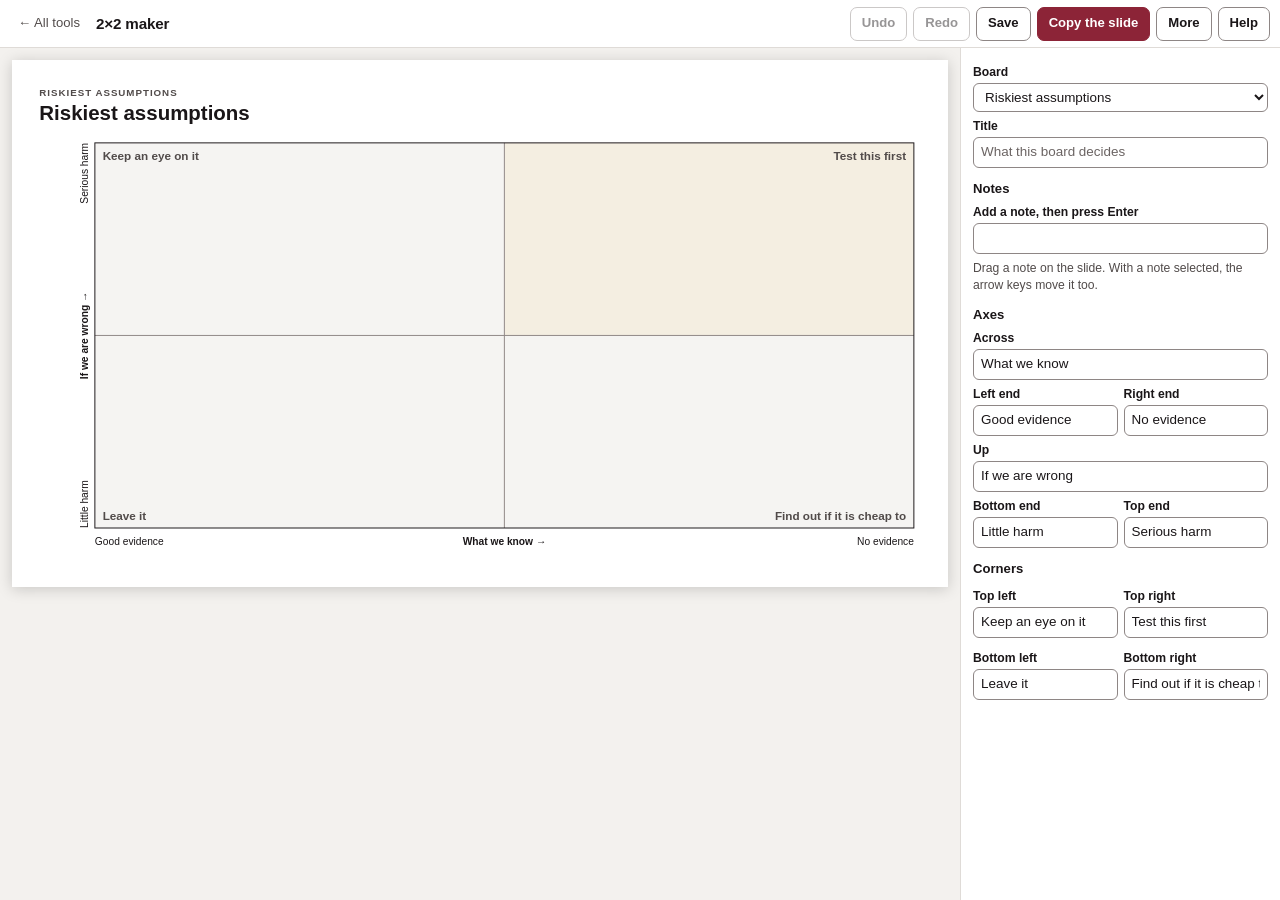
<file: matrix.html>
<!doctype html>
<html lang="en-GB">
<head>
<meta charset="utf-8">
<meta name="viewport" content="width=device-width, initial-scale=1">
<title>2×2 maker — Design tools</title>
<link rel="stylesheet" href="tool-shell.css?v=202611061200">
<link rel="stylesheet" href="tool-grid.css?v=202611061200">
</head>
<body>
<header class="tb-bar">
  <a class="tb-back" href="index.html">← All tools</a>
  <h1 class="tb-name">2×2 maker</h1>
  <span class="gt-msg" id="msg" role="status"></span>
  <span class="tb-sp"></span>
  <button type="button" class="tbtn" data-act="undo" id="undo" title="Undo (Ctrl or ⌘ Z)">Undo</button>
  <button type="button" class="tbtn" data-act="redo" id="redo" title="Redo (Ctrl or ⌘ Shift Z)">Redo</button>
  <button type="button" class="tbtn" data-act="savebox" aria-haspopup="dialog">Save</button>
  <button type="button" class="tbtn pri" data-act="png">Copy the slide</button>
  <details class="menu"><summary class="tbtn">More</summary><div class="menu-in">
    <button type="button" data-act="dl">Download the slide as a PNG</button>
    <button type="button" data-act="head" id="headbtn">Hide the header</button>
    <button type="button" data-act="example">See the example</button>
    <button type="button" data-act="clear">Empty this board</button>
  </div></details>
  <button type="button" class="tbtn" data-act="help" aria-haspopup="dialog">Help</button>
</header>
<div class="mx-tool">
  <main class="mx-stage" aria-label="The slide"><div id="stage"></div></main>
  <aside class="mx-side" aria-label="Edit">
    <label for="board">Board</label>
    <select id="board"></select>
    <label for="title">Title</label>
    <input id="title" type="text" placeholder="What this board decides">
    <h2>Notes</h2>
    <form id="addform"><label for="addnote">Add a note, then press Enter</label><input id="addnote" type="text" autocomplete="off"></form>
    <ul class="mx-list" id="list"></ul>
    <p class="mx-hint">Drag a note on the slide. With a note selected, the arrow keys move it too.</p>
    <h2>Axes</h2>
    <label for="xn">Across</label><input id="xn" type="text" data-ax="xn">
    <div class="mx-two"><div><label for="xl">Left end</label><input id="xl" type="text" data-ax="xl"></div><div><label for="xh">Right end</label><input id="xh" type="text" data-ax="xh"></div></div>
    <label for="yn">Up</label><input id="yn" type="text" data-ax="yn">
    <div class="mx-two"><div><label for="yl">Bottom end</label><input id="yl" type="text" data-ax="yl"></div><div><label for="yh">Top end</label><input id="yh" type="text" data-ax="yh"></div></div>
    <h2>Corners</h2>
    <div class="mx-two"><div><label for="q0">Top left</label><input id="q0" type="text" data-q="0"></div><div><label for="q1">Top right</label><input id="q1" type="text" data-q="1"></div><div><label for="q2">Bottom left</label><input id="q2" type="text" data-q="2"></div><div><label for="q3">Bottom right</label><input id="q3" type="text" data-q="3"></div></div>
  </aside>
</div>
<dialog class="dlg" id="helpdlg" aria-labelledby="helpdlg-h"><form method="dialog"><h2 id="helpdlg-h">How it works</h2>
  <ul>
    <li><b>Pick a board:</b> riskiest assumptions, value against effort, stakeholders, or your own. Each keeps its own notes.</li>
    <li><b>Add notes</b> on the right. Long notes wrap and are never cut off.</li>
    <li><b>Place them</b> by dragging, or select one and use the arrow keys (hold Shift for bigger steps).</li>
    <li><b>Axes and corners</b> are yours to rename.</li>
    <li><b>On the slide,</b> click the title, a corner or an axis to change its words. Click a selected note again to change its words, or press Enter on it.</li>
    <li><b>Copy the slide</b> puts a 16:9 picture on the clipboard. If the browser refuses, it downloads.</li>
  </ul>
  <p>Your work stays in this browser: press <b>Save</b> to keep it as text and carry on anywhere.</p>
  <div class="dlg-acts"><button class="tbtn pri" value="close">Got it</button></div></form></dialog>
<div id="savehost"></div>
<script src="tool-canvas.js?v=202611061200"></script>
<script src="tool-slide.js?v=202611061200"></script>
<script>
(function () {
  const { FONT, INK, MUTE, LINE, TONES, esc, $, wrap, tspans, hit } = window.Slide;
  const KEY = 'dt-matrix', TAG = 'MATRIX1', W = 1920, H = 1080, NOTE_W = 300, FS = 22;
  const P = { x: 170, y: 170, w: 1680, h: 790 };
  const presets = {
    risk: { label: 'Riskiest assumptions', xn: 'What we know', xl: 'Good evidence', xh: 'No evidence', yn: 'If we are wrong', yl: 'Little harm', yh: 'Serious harm', q: ['Keep an eye on it', 'Test this first', 'Leave it', 'Find out if it is cheap to'] },
    value: { label: 'Value against effort', xn: 'Effort', xl: 'Little', xh: 'A lot', yn: 'Value to users', yl: 'Little', yh: 'A lot', q: ['Do first', 'Plan properly', 'Fit in if there is time', 'Drop'] },
    stake: { label: 'Stakeholders', xn: 'Interest', xl: 'Low', xh: 'High', yn: 'Influence', yl: 'Low', yh: 'High', q: ['Keep satisfied', 'Work closely', 'Check in occasionally', 'Keep informed'] },
    own: { label: 'My own', xn: 'Across', xl: 'Low', xh: 'High', yn: 'Up', yl: 'Low', yh: 'High', q: ['', '', '', ''] },
  };
  const blankBoard = k => { const p = presets[k]; return { title: '', xn: p.xn, xl: p.xl, xh: p.xh, yn: p.yn, yl: p.yl, yh: p.yh, q: p.q.slice(), notes: [] }; };
  const blank = () => ({ cur: 'risk', boards: Object.fromEntries(Object.keys(presets).map(k => [k, blankBoard(k)])) });
  let uid = 1; const nid = () => 'n' + (uid++) + '-' + Date.now().toString(36);
  const tidy = s => { if (!s || !s.boards || !presets[s.cur]) return null; Object.keys(presets).forEach(k => { if (!s.boards[k]) s.boards[k] = blankBoard(k); }); s.boards[s.cur].notes = (s.boards[s.cur].notes || []).filter(n => n && typeof n.t === 'string'); Object.values(s.boards).forEach(b => (b.notes || []).forEach(n => { if (typeof n.id !== 'string' || !/^[\w-]+$/.test(n.id)) n.id = nid(); })); return s; };
  let S = tidy(window.Slide.load(KEY)) || blank(), sel = null;
  const hist = window.Slide.history(() => S, v => { S = tidy(v) || S; });
  const B = () => S.boards[S.cur];
  const save = () => window.Slide.store(KEY, S);
  const say = t => { $('msg').textContent = t; clearTimeout(say.t); say.t = setTimeout(() => { $('msg').textContent = ''; }, 3500); };

  $('savehost').innerHTML = window.Slide.saveDialog(TAG, 'board');
  $('board').innerHTML = Object.keys(presets).map(k => `<option value="${k}">${esc(presets[k].label)}</option>`).join('');

  /* a note's box, kept wholly inside the plot */
  function noteBox(n) {
    const lines = wrap(n.t, NOTE_W - 24, FS), h = lines.length * FS * 1.24 + 20, w = NOTE_W;
    const x = Math.max(P.x + 4, Math.min(P.x + P.w - w - 4, P.x + n.x * P.w - w / 2)), y = Math.max(P.y + 4, Math.min(P.y + P.h - h - 4, P.y + (1 - n.y) * P.h - h / 2));
    return { lines, x, y, w, h };
  }
  function slideSvg(forExport) {
    const b = B(), titles = wrap(b.title || presets[S.cur].label, W - 112, 42, 700).slice();
    /* with the header off, the plot rises to the top margin */
    const shift = b.head === false ? 56 - P.y : (titles.length - 1) * 50;
    const head = b.head !== false;
    let g = head ? `<text x="56" y="74" font-size="20" font-weight="700" fill="${MUTE}" letter-spacing="2">${esc(presets[S.cur].label.toUpperCase())}</text>`
      + `<text font-size="42" font-weight="700" fill="${INK}">${tspans(titles, 56, 124, 50)}</text>` : '';
    const top = P.y + shift, ph = P.h - shift, mx = P.x + P.w / 2, my = top + ph / 2;
    g += `<rect x="${P.x}" y="${top}" width="${P.w}" height="${ph}" fill="#F5F4F2"/><rect x="${mx}" y="${top}" width="${P.w / 2}" height="${ph / 2}" fill="${TONES.amber[0]}" opacity=".55"/>`;
    g += `<line x1="${mx}" y1="${top}" x2="${mx}" y2="${top + ph}" stroke="${LINE}" stroke-width="2"/><line x1="${P.x}" y1="${my}" x2="${P.x + P.w}" y2="${my}" stroke="${LINE}" stroke-width="2"/><rect x="${P.x}" y="${top}" width="${P.w}" height="${ph}" fill="none" stroke="${INK}" stroke-width="2"/>`;
    const corner = (t, x, y, anchor) => (t ? `<text x="${x}" y="${y}" font-size="24" font-weight="700" fill="${MUTE}" text-anchor="${anchor}">${esc(t)}</text>` : '');
    g += corner(b.q[0], P.x + 16, top + 36, 'start') + corner(b.q[1], P.x + P.w - 16, top + 36, 'end') + corner(b.q[2], P.x + 16, top + ph - 16, 'start') + corner(b.q[3], P.x + P.w - 16, top + ph - 16, 'end');
    if (!forExport) {
      if (head) g += hit('title', 56, 88, W - 112, titles.length * 50 + 4, 42, 700, 'the title');
      g += hit('q0', P.x, top, P.w / 2, 52, 24, 700, 'the top left corner') + hit('q1', mx, top, P.w / 2, 52, 24, 700, 'the top right corner') + hit('q2', P.x, top + ph - 52, P.w / 2, 52, 24, 700, 'the bottom left corner') + hit('q3', mx, top + ph - 52, P.w / 2, 52, 24, 700, 'the bottom right corner');
    }
    const ax = 'font-size="21" fill="' + INK + '"', on = (k, t) => forExport ? '' : `data-edit="${k}" data-fs="21" tabindex="0" role="button" aria-label="Edit ${esc(t)}"`;
    g += `<text ${on('xl', b.xl)} x="${P.x}" y="${top + ph + 34}" ${ax}>${esc(b.xl)}</text><text ${on('xn', b.xn)} x="${mx}" y="${top + ph + 34}" ${ax} font-weight="700" text-anchor="middle">${esc(b.xn)} →</text><text ${on('xh', b.xh)} x="${P.x + P.w}" y="${top + ph + 34}" ${ax} text-anchor="end">${esc(b.xh)}</text>`;
    const vert = (t, y, anchor, extra = '') => `<text transform="translate(${P.x - 14} ${y}) rotate(-90)" ${ax} text-anchor="${anchor}" ${extra}>${esc(t)}</text>`;
    g += vert(b.yl, top + ph, 'start', on('yl', b.yl)) + vert(b.yn + ' →', my, 'middle', 'font-weight="700" ' + on('yn', b.yn)) + vert(b.yh, top, 'end', on('yh', b.yh));
    const area = { top, ph };
    b.notes.forEach(n => {
      const saved = { y: P.y, h: P.h }; P.y = area.top; P.h = area.ph; const r = noteBox(n); P.y = saved.y; P.h = saved.h;
      const attrs = forExport ? '' : ` class="mx-note${sel === n.id ? ' on' : ''}" data-note="${n.id}" data-edit="note:${n.id}" data-fs="${FS}" tabindex="0" role="button" aria-label="${esc(n.t)}. Use the arrow keys to move it."`;
      g += `<g${attrs}><rect x="${r.x}" y="${r.y}" width="${r.w}" height="${r.h}" rx="6" fill="#fff" stroke="${TONES.blue[1]}" stroke-width="2"/><text font-size="${FS}" fill="${INK}">${tspans(r.lines, r.x + 12, r.y + 10 + FS * 0.92, FS * 1.24)}</text></g>`;
    });
    return `<svg xmlns="http://www.w3.org/2000/svg" width="${W}" height="${H}" viewBox="0 0 ${W} ${H}" font-family='${FONT}' id="${forExport ? 'x' : 'plot'}" role="group" aria-label="The 2×2"><rect width="${W}" height="${H}" fill="#fff"/>${g}</svg>`;
  }
  function drawSlide() { $('stage').innerHTML = slideSvg(false); }
  function renderSide() {
    const b = B(); $('board').value = S.cur; $('title').value = b.title;
    ['xn', 'xl', 'xh', 'yn', 'yl', 'yh'].forEach(k => { $(k).value = b[k]; });
    b.q.forEach((t, i) => { $('q' + i).value = t; });
    $('list').innerHTML = b.notes.map(n => `<li><input type="text" data-n="${n.id}" value="${esc(n.t)}" aria-label="Note"><button type="button" data-act="del" data-id="${n.id}" aria-label="Remove ${esc(n.t)}">×</button></li>`).join('');
  }
  function chrome() { const [u, r] = hist.can(); $('undo').disabled = !u; $('redo').disabled = !r; $('headbtn').textContent = B().head === false ? 'Show the header' : 'Hide the header'; }
  function renderAll() { armed = true; renderSide(); drawSlide(); chrome(); save(); }

  /* where the next note lands: a loose grid across the middle, so nothing starts hidden */
  function nextSpot() { const n = B().notes.length; return { x: 0.14 + (n % 4) * 0.24, y: 0.82 - (Math.floor(n / 4) % 4) * 0.22 }; }
  $('addform').addEventListener('submit', e => { e.preventDefault(); const t = $('addnote').value.trim(); if (!t) return; hist.snap(); B().notes.push({ id: nid(), t, ...nextSpot() }); $('addnote').value = ''; renderAll(); $('addnote').focus(); });
  $('board').addEventListener('change', e => { S.cur = e.target.value; sel = null; renderAll(); });

  let armed = true;
  document.addEventListener('focusin', e => { if (e.target.matches('.mx-side input')) armed = true; });
  document.querySelector('.mx-side').addEventListener('input', e => {
    const t = e.target; if (t.id === 'addnote' || t.id === 'board') return;
    if (armed) { hist.snap(); armed = false; }
    const b = B();
    if (t.id === 'title') b.title = t.value;
    if (t.dataset.ax) b[t.dataset.ax] = t.value;
    if (t.dataset.q) b.q[+t.dataset.q] = t.value;
    if (t.dataset.n) { const n = b.notes.find(x => x.id === t.dataset.n); if (n) n.t = t.value; }
    drawSlide(); chrome(); save();
  });

  /* dragging, in slide units whatever size the slide is shown at */
  let drag = null;
  const toSlide = e => { const svg = $('plot'), m = svg.getScreenCTM().inverse(), p = svg.createSVGPoint(); p.x = e.clientX; p.y = e.clientY; const q = p.matrixTransform(m); return { x: q.x, y: q.y }; };
  const area = () => { const shift = B().head === false ? 56 - P.y : (wrap(B().title || presets[S.cur].label, W - 112, 42, 700).length - 1) * 50; return { top: P.y + shift, ph: P.h - shift }; };
  $('stage').addEventListener('pointerdown', e => {
    const g = e.target.closest('[data-note]'); if (!g) { if (sel) { sel = null; const was = $('stage').querySelector('.mx-note.on'); if (was) was.classList.remove('on'); } return; }
    const n = B().notes.find(x => x.id === g.dataset.note); if (!n) return;
    const q = toSlide(e), a = area(), again0 = sel === n.id; sel = n.id;
    drag = { n, again: again0, dx: P.x + n.x * P.w - q.x, dy: a.top + (1 - n.y) * a.ph - q.y, a, moved: false };
    e.preventDefault(); drawSlide(); chrome();
    const again = $('stage').querySelector(`[data-note="${n.id}"]`); if (again) again.focus({ preventScroll: true });
  });
  addEventListener('pointermove', e => { if (!drag) return; const q = toSlide(e), { n, a } = drag; if (!drag.moved) { drag.moved = true; hist.snap(); } n.x = Math.max(0, Math.min(1, (q.x + drag.dx - P.x) / P.w)); n.y = Math.max(0, Math.min(1, 1 - (q.y + drag.dy - a.top) / a.ph)); drawSlide(); });
  addEventListener('pointerup', () => { if (!drag) return; const id = drag.n.id, edit = drag.again && !drag.moved; drag = null; save(); chrome(); if (edit) { onSlide.open('note:' + id); return; } const g = $('stage').querySelector(`[data-note="${id}"]`); if (g) g.focus({ preventScroll: true }); });
  $('stage').addEventListener('keydown', e => {
    const g = e.target.closest('[data-note]'); if (!g) return; const d = { ArrowLeft: [-1, 0], ArrowRight: [1, 0], ArrowUp: [0, 1], ArrowDown: [0, -1] }[e.key]; if (!d) return;
    e.preventDefault(); const n = B().notes.find(x => x.id === g.dataset.note); if (!n) return; hist.snap(); const k = e.shiftKey ? 0.1 : 0.02;
    n.x = Math.max(0, Math.min(1, n.x + d[0] * k)); n.y = Math.max(0, Math.min(1, n.y + d[1] * k)); sel = n.id; drawSlide(); chrome(); save();
    const again = $('stage').querySelector(`[data-note="${n.id}"]`); if (again) again.focus({ preventScroll: true });
  });

  /* the same missed bin case as the other tools */
  function example() {
    const b = blankBoard('risk'); b.title = 'Report a missed bin collection: what must be true';
    b.notes = [
      ['People who call would use a shorter form', 0.72, 0.8], ['Crews can act on reports the same day', 0.86, 0.62], ['Round data is current', 0.62, 0.66],
      ['Most reports come from the website', 0.2, 0.6], ['People want a text message update', 0.68, 0.26], ['Depots will share job sheets', 0.3, 0.26],
    ].map(([t, x, y]) => ({ id: nid(), t, x, y }));
    return b;
  }
  document.addEventListener('click', async e => {
    const b = e.target.closest('[data-act]'); if (!b) return; const act = b.dataset.act;
    const png = () => window.Slide.pngOf(slideSvg(true), W, H), name = `2x2-${S.cur}.png`;
    if (act === 'undo') { if (hist.undo()) renderAll(); return; }
    if (act === 'redo') { if (hist.redo()) renderAll(); return; }
    if (act === 'del') { hist.snap(); B().notes = B().notes.filter(n => n.id !== b.dataset.id); return renderAll(); }
    if (act === 'png') return window.Slide.copyPicture(png(), name, say);
    if (act === 'dl') { b.closest('details').open = false; try { window.Slide.download(await png(), name); } catch (x) { say('That did not work in this browser.'); } return; }
    if (act === 'head') { b.closest('details').open = false; hist.snap(); B().head = B().head === false; say(B().head ? 'The header is back.' : 'The header is hidden. Your title is kept for when you show it again.'); return renderAll(); }
    if (act === 'example') { b.closest('details').open = false; hist.snap(); S.cur = 'risk'; S.boards.risk = example(); say('The example is in. Undo brings your work back.'); return renderAll(); }
    if (act === 'clear') { b.closest('details').open = false; hist.snap(); S.boards[S.cur] = blankBoard(S.cur); say('Emptied. Undo brings it back.'); return renderAll(); }
    if (act === 'help') return $('helpdlg').showModal();
    if (act === 'savebox') { $('savecode').value = window.Slide.encode(TAG, S); $('savemsg').textContent = ''; return $('savedlg').showModal(); }
    if (act === 'savecopy') return window.Slide.copyText($('savecode').value, t => { $('savemsg').textContent = t; });
    if (act === 'loadcode') { const got = tidy(window.Slide.decode(TAG, $('loadcode').value)); if (!got) { $('savemsg').textContent = `That text didn’t open. It starts with ${TAG}, and part of it may have been cut off.`; return; } hist.snap(); S = got; renderAll(); $('savedlg').close(); say('Your work is back.'); }
  });
  addEventListener('keydown', e => { if (!(e.metaKey || e.ctrlKey) || e.key.toLowerCase() !== 'z' || e.altKey) return; e.preventDefault(); if (e.shiftKey ? hist.redo() : hist.undo()) renderAll(); });
  const KEYS = ['xn', 'xl', 'xh', 'yn', 'yl', 'yh'];
  const noteOf = k => B().notes.find(n => n.id === k.slice(5));
  const onSlide = window.Slide.editOnSlide({
    host: $('stage'),
    read: k => k === 'title' ? B().title : k[0] === 'q' ? B().q[+k[1]] : KEYS.includes(k) ? B()[k] : (noteOf(k) || {}).t,
    write: (k, v) => { const t = v.replace(/\n/g, ' '), b = B(); if (k === 'title') b.title = t; else if (k[0] === 'q') b.q[+k[1]] = t; else if (KEYS.includes(k)) b[k] = t; else { const n = noteOf(k); if (n) n.t = t; } },
    first: () => hist.snap(),
    after: () => { renderSide(); drawSlide(); chrome(); save(); },
    clicks: k => !k.startsWith('note:'),
  });
  renderAll();
})();
</script>
</body>
</html>
</file>
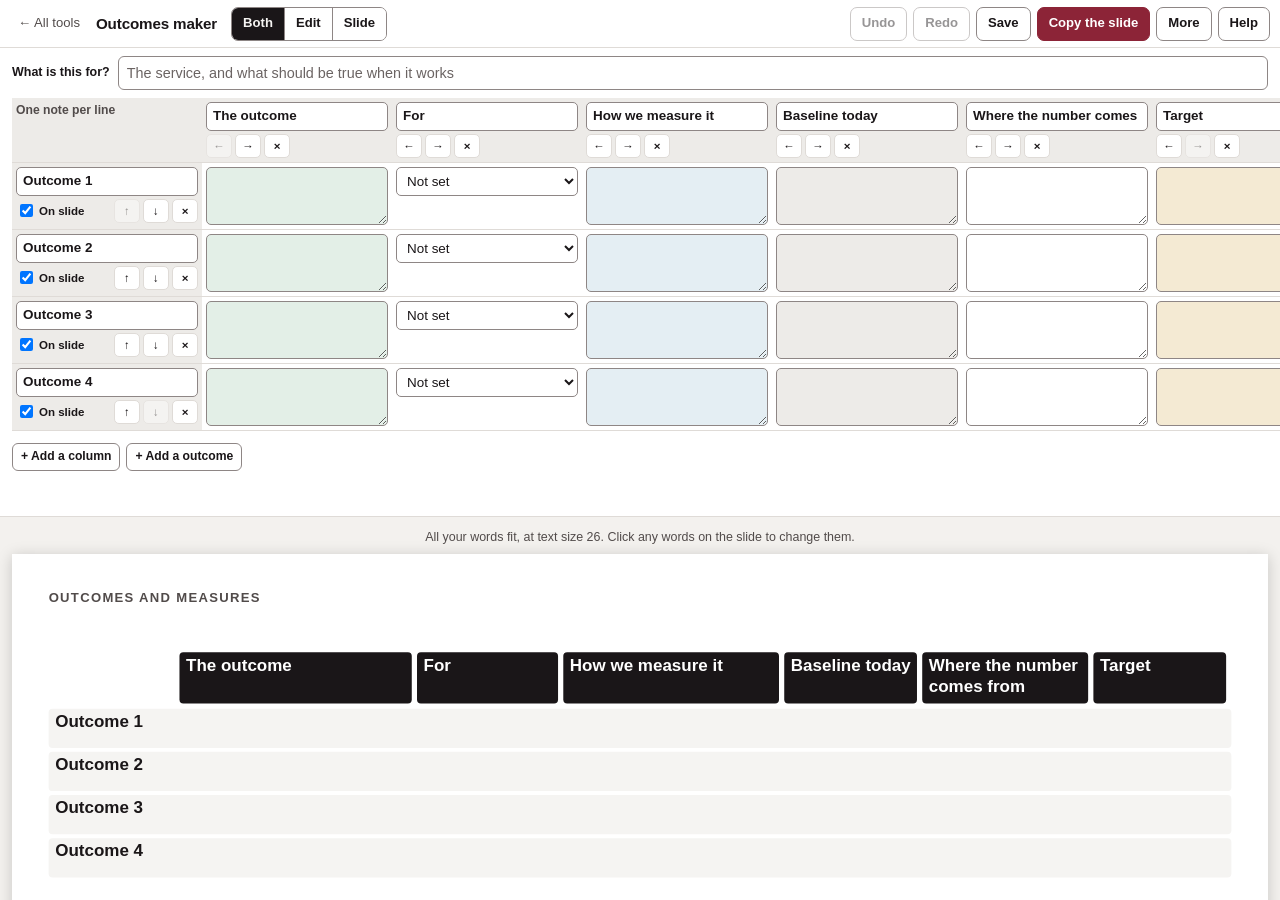
<file: outcomes.html>
<!doctype html>
<html lang="en-GB">
<head>
<meta charset="utf-8">
<meta name="viewport" content="width=device-width, initial-scale=1">
<title>Outcomes maker — Design tools</title>
<link rel="stylesheet" href="tool-shell.css?v=202611061200">
<link rel="stylesheet" href="tool-grid.css?v=202611270800">
</head>
<body>
<script src="tool-canvas.js?v=202611061200"></script>
<script src="tool-slide.js?v=202611061200"></script>
<script src="tool-grid.js?v=202611271800"></script>
<script>
(function () {
  const MEASURE = 'c2', BASELINE = 'c3';
  const columns = () => [
    { id: 'c0', name: 'The outcome', tone: 'green', w: 1.4 },
    { id: 'c1', name: 'For', tone: 'white', w: 0.85, choice: ['Users', 'Organisation', 'Both'] },
    { id: MEASURE, name: 'How we measure it', tone: 'blue', w: 1.3 },
    { id: BASELINE, name: 'Baseline today', tone: 'grey', w: 0.8 },
    { id: 'c4', name: 'Where the number comes from', tone: 'white', w: 1 },
    { id: 'c5', name: 'Target', tone: 'amber', w: 0.8 },
  ];
  const blank = () => ({ title: '', view: 'both', cells: {}, cols: columns(), rows: ['Outcome 1', 'Outcome 2', 'Outcome 3', 'Outcome 4'].map((name, i) => ({ id: 'r' + i, name, tone: 'white' })) });
  /* a measure with no baseline can't show progress, so the slide says so */
  function notes(r, c, S, typed) {
    if (c.id !== BASELINE || typed.length || !S.cols.some(x => x.id === MEASURE)) return typed;
    return String(S.cells[r.id + '|' + MEASURE] || '').trim() ? ['No baseline yet'] : typed;
  }
  /* the same missed bin case as the other tools */
  function example() {
    const s = blank(); s.title = 'Report a missed bin collection: what good looks like';
    s.rows = ['Report once', 'Know what happens', 'Bin collected', 'Less chasing'].map((name, i) => ({ id: 'r' + i, name, tone: 'white' }));
    const fill = {
      0: ['People report a missed bin once, in one go', 'Users', 'Share who finish the form without help', '', 'Form analytics', 'Most people'],
      1: ['People know when the bin will be collected', 'Users', 'Share who get a date when they report', 'None get one', 'Case system', 'Everyone'],
      2: ['Missed bins are collected quickly', 'Both', 'Share collected within two working days', '61%', 'Depot job sheets', 'To agree after the pilot'],
      3: ['Fewer calls chasing a report', 'Organisation', 'Calls a week chasing a report', '140', 'Contact centre call reasons', 'Fall by half'],
    };
    Object.keys(fill).forEach(r => fill[r].forEach((t, c) => { if (t) s.cells[`r${r}|c${c}`] = t; }));
    return s;
  }
  window.GridTool({
    key: 'dt-outcomes', tag: 'OUTCOMES1', name: 'Outcomes maker', what: 'outcomes', kicker: 'OUTCOMES AND MEASURES',
    colWord: 'column', laneWord: 'outcome', colName: n => 'Column ' + n, titleHint: 'The service, and what should be true when it works',
    blank, example, notes, numbered: false,
    help: `<ul>
      <li><b>Outcomes</b> run down, one row each. Name each in a few words.</li>
      <li><b>Read across:</b> the outcome, who it is for, how you measure it, the number today, where that number comes from, and the target.</li>
      <li><b>Outcomes, not outputs.</b> “A new form” is an output. “People report once and know what happens next” is an outcome.</li>
      <li><b>A measure with no baseline</b> shows “No baseline yet” on the slide, so you can say how you would get one.</li>
      <li><b>Targets can wait.</b> “To agree after the pilot” is an honest target.</li>
      <li><b>On slide</b> shows or hides an outcome, and one note per line becomes its own note on the slide.</li>
      <li><b>Nothing is cut off.</b> The text gets smaller until everything fits, and the tool says when it is too small to read on a call.</li>
      <li><b>Copy the slide</b> puts a 16:9 picture on the clipboard. If the browser refuses, it downloads.</li>
    </ul>`,
  });
})();
</script>
</body>
</html>
</file>
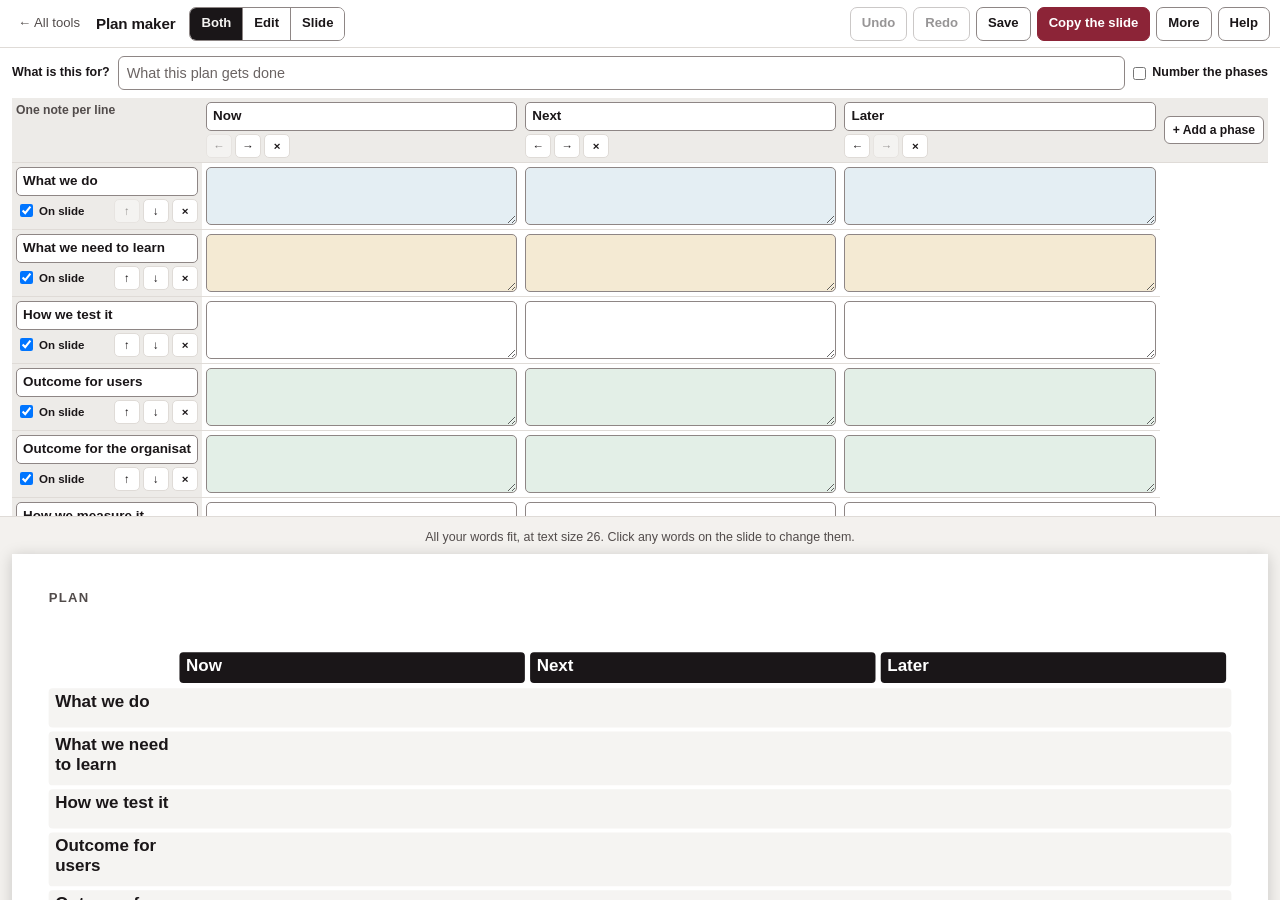
<file: plan.html>
<!doctype html>
<html lang="en-GB">
<head>
<meta charset="utf-8">
<meta name="viewport" content="width=device-width, initial-scale=1">
<title>Plan maker — Design tools</title>
<link rel="stylesheet" href="tool-shell.css?v=202611061200">
<link rel="stylesheet" href="tool-grid.css?v=202611270800">
</head>
<body>
<script src="tool-canvas.js?v=202611061200"></script>
<script src="tool-slide.js?v=202611061200"></script>
<script src="tool-grid.js?v=202611271800"></script>
<script>
(function () {
  const lanes = () => [
    ['What we do', 'blue'],
    ['What we need to learn', 'amber'],
    ['How we test it', 'white'],
    ['Outcome for users', 'green'],
    ['Outcome for the organisation', 'green'],
    ['How we measure it', 'white'],
    ['Risks and dependencies', 'red'],
  ].map(([name, tone], i) => ({ id: 'r' + i, name, tone }));
  const blank = () => ({ title: '', view: 'both', cells: {}, rows: lanes(), cols: ['Now', 'Next', 'Later'].map((name, i) => ({ id: 'c' + i, name })) });
  /* the same missed bin case as the other tools */
  function example() {
    const s = blank(); s.title = 'Report a missed bin collection: what happens when';
    const fill = {
      0: ['Shadow the contact centre\nMap the current service', 'Prototype the shorter form\nJoin the form to the round data', 'Roll out to all rounds\nRetire the old form'],
      1: ['Why people call instead of using the form', 'Whether crews can act on reports the same day', 'What it costs to keep running'],
      2: ['Five calls listened to\nThree depot visits', 'Usability tests, including assistive technology users\nOne depot pilot', 'Compare pilot and non-pilot rounds'],
      3: ['A clear account of what goes wrong', 'People report once and know what happens next', 'The same answer by web, phone or letter'],
      4: ['Agreement on the problem', 'Reports reach the depot the same day', 'Fewer calls chasing a report'],
      5: ['Calls per week, by reason', 'Time to report\nShare who finish online', 'Share collected within two days'],
      6: ['Depots may not have time to meet us', 'Round data may not be current', 'Contract change for in-cab devices'],
    };
    Object.keys(fill).forEach(r => fill[r].forEach((t, c) => { if (t) s.cells[`r${r}|c${c}`] = t; }));
    return s;
  }
  window.GridTool({
    key: 'dt-plan', tag: 'PLAN1', name: 'Plan maker', what: 'plan', kicker: 'PLAN',
    colWord: 'phase', laneWord: 'lane', colName: n => 'Phase ' + n, titleHint: 'What this plan gets done',
    blank, example,
    help: `<ul>
      <li><b>Phases</b> run across. Rename them to suit: Now, Next, Later, or Discovery, Alpha, Beta, Live.</li>
      <li><b>Lanes</b> run down. Type one note per line in a cell, and each line becomes its own note on the slide.</li>
      <li><b>On slide</b> shows or hides a lane, so you can keep notes that do not go on the slide.</li>
      <li><b>Nothing is cut off.</b> The text gets smaller until everything fits, and the tool says when it is too small to read on a call.</li>
      <li><b>Copy the slide</b> puts a 16:9 picture on the clipboard. If the browser refuses, it downloads.</li>
    </ul>`,
  });
})();
</script>
</body>
</html>
</file>
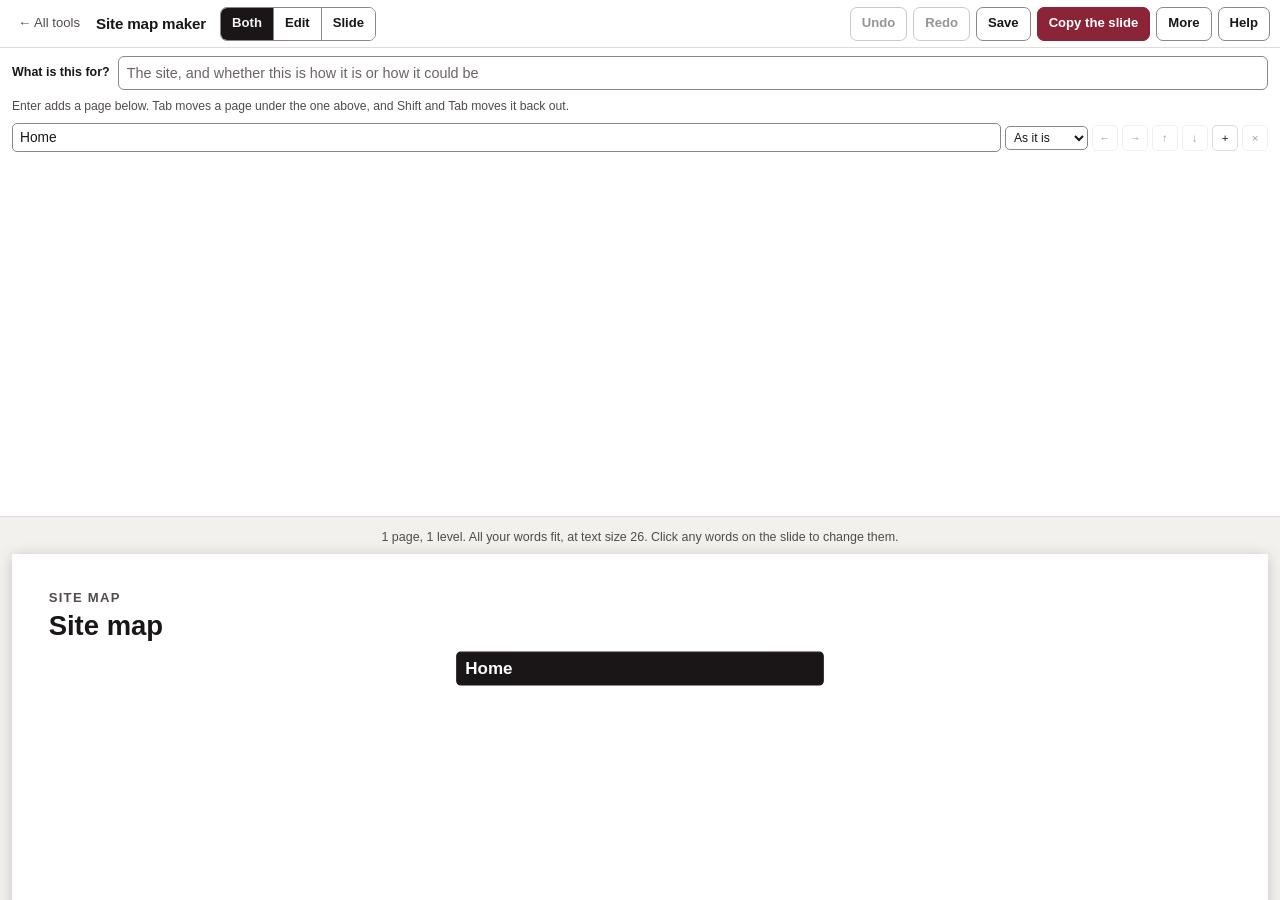
<file: sitemap.html>
<!doctype html>
<html lang="en-GB">
<head>
<meta charset="utf-8">
<meta name="viewport" content="width=device-width, initial-scale=1">
<title>Site map maker — Design tools</title>
<link rel="stylesheet" href="tool-shell.css?v=202611061200">
<link rel="stylesheet" href="tool-grid.css?v=202611061200">
</head>
<body>
<header class="tb-bar">
  <a class="tb-back" href="index.html">← All tools</a>
  <h1 class="tb-name">Site map maker</h1>
  <span class="seg" role="group" aria-label="View"><button type="button" data-act="view" data-v="both">Both</button><button type="button" data-act="view" data-v="edit">Edit</button><button type="button" data-act="view" data-v="slide">Slide</button></span>
  <span class="gt-msg" id="msg" role="status"></span>
  <span class="tb-sp"></span>
  <button type="button" class="tbtn" data-act="undo" id="undo" title="Undo (Ctrl or ⌘ Z)">Undo</button>
  <button type="button" class="tbtn" data-act="redo" id="redo" title="Redo (Ctrl or ⌘ Shift Z)">Redo</button>
  <button type="button" class="tbtn" data-act="savebox" aria-haspopup="dialog">Save</button>
  <button type="button" class="tbtn pri" data-act="png">Copy the slide</button>
  <details class="menu"><summary class="tbtn">More</summary><div class="menu-in">
    <button type="button" data-act="dl">Download the slide as a PNG</button>
    <button type="button" data-act="outline">Copy as an outline</button>
    <button type="button" data-act="head" id="headbtn">Hide the header</button>
    <button type="button" data-act="example">See the example</button>
    <button type="button" data-act="clear">Start again</button>
  </div></details>
  <button type="button" class="tbtn" data-act="help" aria-haspopup="dialog">Help</button>
</header>
<div class="gt-main" id="main">
  <section class="gt-edit" aria-label="Edit">
    <div class="gt-top"><label for="title">What is this for?</label><input id="title" type="text" placeholder="The site, and whether this is how it is or how it could be"></div>
    <p class="sm-hint">Enter adds a page below. Tab moves a page under the one above, and Shift and Tab moves it back out.</p>
    <ul class="sm-list" id="list"></ul>
  </section>
  <section class="gt-prev" aria-label="The slide"><p class="gt-note"><span id="fit" role="status"></span> <span class="gt-tip">Click any words on the slide to change them.</span></p><div id="slide"></div></section>
</div>
<dialog class="dlg" id="helpdlg" aria-labelledby="helpdlg-h"><form method="dialog"><h2 id="helpdlg-h">How it works</h2>
  <ul>
    <li><b>Type the pages as an outline.</b> The first line is the top of the site, and the tree on the slide is drawn from the outline.</li>
    <li><b>Enter</b> adds a page below. <b>Tab</b> moves a page under the one above, and <b>Shift and Tab</b> moves it back out. Pages under it go with it.</li>
    <li><b>Click a page on the slide</b> to rename it there. Enter adds a page below, Tab moves to the next, and Esc finishes.</li>
    <li><b>↑ and ↓</b> move a page, and the pages under it, past its neighbours.</li>
    <li><b>Showing a change?</b> Mark a page new, changed, moved or removed, and the word appears on its box, so it still reads in black and white.</li>
    <li><b>Nothing is cut off.</b> The text gets smaller until everything fits, and the tool says when it is too small to read on a call.</li>
    <li><b>Copy the slide</b> puts a 16:9 picture on the clipboard. If the browser refuses, it downloads.</li>
  </ul>
  <p>Your work stays in this browser: press <b>Save</b> to keep it as text and carry on anywhere.</p>
  <div class="dlg-acts"><button class="tbtn pri" value="close">Got it</button></div></form></dialog>
<div id="savehost"></div>
<script src="tool-canvas.js?v=202611061200"></script>
<script src="tool-slide.js?v=202611061200"></script>
<script>
(function () {
  const { FONT, INK, MUTE, LINE, TONES, esc, $, wrap, tspans, hit } = window.Slide;
  const KEY = 'dt-sitemap', TAG = 'SITEMAP1', W = 1920, H = 1080, M = 56, GAP = 14, READABLE = 18, BIG = 26, SMALL = 14;
  const MARKS = { '': null, new: ['New', 'green'], changed: ['Changed', 'amber'], moved: ['Moved', 'blue'], removed: ['Removed', 'red'] };
  let uid = 1; const nid = () => 'p' + (uid++) + '-' + Date.now().toString(36);
  const page = (t, d, m = '') => ({ id: nid(), t, d, m });
  const blank = () => ({ title: '', view: 'both', pages: [page('Home', 0)] });
  /* the first page is the top of the site, and no page sits more than one level under the one above it */
  function level(list) { list.forEach((p, i) => { p.d = i ? Math.max(1, Math.min(list[i - 1].d + 1, p.d)) : 0; }); return list; }
  function tidy(s) {
    if (!s || !Array.isArray(s.pages) || !s.pages.length) return null;
    s.title = s.title || ''; s.view = s.view || 'both'; s.head = s.head !== false;
    s.pages.forEach(p => { if (typeof p.id !== 'string' || !/^[\w-]+$/.test(p.id)) p.id = nid(); p.t = String(p.t || ''); p.d = +p.d || 0; p.m = MARKS[p.m] ? p.m : ''; });
    level(s.pages);
    return s;
  }
  let S = tidy(window.Slide.load(KEY)) || blank(), current = { svg: '', h: H }, focusId = null;
  const hist = window.Slide.history(() => S, v => { S = tidy(v) || S; });
  const save = () => window.Slide.store(KEY, S);
  const say = t => { $('msg').textContent = t; clearTimeout(say.t); say.t = setTimeout(() => { $('msg').textContent = ''; }, 3500); };
  $('savehost').innerHTML = window.Slide.saveDialog(TAG, 'site map');

  /* a page and everything under it */
  function branch(i) { let j = i + 1; while (j < S.pages.length && S.pages[j].d > S.pages[i].d) j++; return j; }
  const at = id => S.pages.findIndex(p => p.id === id);
  function shift(id, by) { const i = at(id); if (i < 1) return; const end = branch(i); for (let k = i; k < end; k++) S.pages[k].d += by; level(S.pages); }
  function step(id, dir) {
    const i = at(id); if (i < 1) return; const end = branch(i), d = S.pages[i].d, chunk = S.pages.slice(i, end);
    if (dir < 0) { let k = i - 1; while (k > 0 && S.pages[k].d > d) k--; if (k < 1 || S.pages[k].d !== d) return; S.pages.splice(i, chunk.length); S.pages.splice(k, 0, ...chunk); }
    else { if (end >= S.pages.length || S.pages[end].d !== d) return; const after = branch(end); S.pages.splice(i, chunk.length); S.pages.splice(after - chunk.length, 0, ...chunk); }
    level(S.pages);
  }
  const canUp = i => { if (i < 1) return false; let k = i - 1; while (k > 0 && S.pages[k].d > S.pages[i].d) k--; return k > 0 && S.pages[k].d === S.pages[i].d; };
  const canDown = i => { if (i < 1) return false; const e = branch(i); return e < S.pages.length && S.pages[e].d === S.pages[i].d; };

  /* ---------- the slide: the top page, its sections across, and what sits under each going down ---------- */
  function boxOf(p, w, fs) {
    const padX = Math.round(fs * 0.5), padY = Math.round(fs * 0.35), small = Math.max(13, Math.round(fs * 0.68)), lines = wrap(p.t || ' ', w - 2 * padX, fs, p.d < 2 ? 700 : 400), mark = MARKS[p.m];
    return { p, w, lines, mark, padX, padY, small, h: lines.length * fs * 1.24 + (mark ? small * 1.3 : 0) + 2 * padY };
  }
  function layout(fs) {
    const titles = wrap(S.title || 'Site map', W - 2 * M, 42, 700), y0 = S.head !== false ? M + 30 + titles.length * 50 + 14 : M, top = S.pages[0], rootW = Math.min(560, W - 2 * M);
    const root = { ...boxOf(top, rootW, fs), x: (W - rootW) / 2, y: y0 };
    const sections = []; S.pages.slice(1).forEach(p => { if (p.d === 1) sections.push([p]); else sections[sections.length - 1].push(p); });
    const n = Math.max(1, sections.length), cw = (W - 2 * M - GAP * (n - 1)) / n, indent = Math.min(fs * 1.1, cw * 0.12), secY = root.y + root.h + 56, gap = Math.round(fs * 0.34);
    let bottom = root.y + root.h;
    const cols = sections.map((pages, c) => {
      const x0 = M + c * (cw + GAP); let y = secY; const stack = [];
      const boxes = pages.map(p => { const off = Math.min((p.d - 1) * indent, cw * 0.5), b = { ...boxOf(p, cw - off, fs), x: x0 + off, y }; y += b.h + gap;
        stack[p.d] = b; b.parent = p.d > 1 ? stack[p.d - 1] : null; return b; });
      bottom = Math.max(bottom, y);
      return { x0, boxes };
    });
    return { fs, titles, root, cols, secY, bottom: bottom + 10, cw };
  }
  function pick() {
    for (let fs = BIG; fs >= SMALL; fs--) { const l = layout(fs); if (l.bottom <= H - M + 20) return { l, h: H }; }
    const l = layout(SMALL); return { l, h: Math.ceil(l.bottom + M) };
  }
  function box(b, fs) {
    const tone = b.mark ? TONES[b.mark[1]] : b.p.d < 2 ? (b.p.d ? TONES.blue : ['#1A1618', '#1A1618']) : TONES.white, gone = b.p.m === 'removed', ink = !b.mark && !b.p.d ? '#fff' : INK;
    let g = `<rect x="${b.x.toFixed(1)}" y="${b.y.toFixed(1)}" width="${b.w.toFixed(1)}" height="${b.h.toFixed(1)}" rx="6" fill="${tone[0]}" stroke="${tone[1]}" stroke-width="2"${gone ? ' stroke-dasharray="8 6"' : ''}/>`;
    g += `<text font-size="${fs}" font-weight="${b.p.d < 2 ? 700 : 400}" fill="${ink}">${tspans(b.lines, b.x + b.padX, b.y + b.padY + fs * 0.92, fs * 1.24)}</text>`;
    if (b.mark) g += `<text x="${b.x + b.padX}" y="${(b.y + b.h - b.padY - 2).toFixed(1)}" font-size="${b.small}" font-weight="700" fill="${tone[1]}">${esc(b.mark[0])}</text>`;
    return g;
  }
  function draw() {
    const { l, h } = pick(), lc = `stroke="${LINE}" stroke-width="2.5" fill="none"`;
    let g = S.head !== false ? `<text x="${M}" y="${M + 18}" font-size="20" font-weight="700" fill="${MUTE}" letter-spacing="2">SITE MAP</text><text font-size="42" font-weight="700" fill="${INK}">${tspans(l.titles, M, M + 68, 50)}</text>` : '';
    /* the lines first, so the boxes sit on top of them */
    if (l.cols.length) {
      const cx = W / 2, rb = l.root.y + l.root.h, bus = l.secY - 26, mids = l.cols.map(c => c.x0 + l.cw / 2);
      g += `<path d="M${cx},${rb} V${bus}" ${lc}/><path d="M${Math.min(cx, ...mids)},${bus} H${Math.max(cx, ...mids)}" ${lc}/>`;
      mids.forEach(m => { g += `<path d="M${m},${bus} V${l.secY}" ${lc}/>`; });
    }
    l.cols.forEach(c => c.boxes.forEach(b => { if (b.parent) { const sx = b.parent.x + Math.min(10, (b.x - b.parent.x) / 2 || 4); g += `<path d="M${sx.toFixed(1)},${(b.parent.y + b.parent.h).toFixed(1)} V${(b.y + b.h / 2).toFixed(1)} H${b.x.toFixed(1)}" ${lc}/>`; } }));
    g += box(l.root, l.fs); l.cols.forEach(c => c.boxes.forEach(b => { g += box(b, l.fs); }));
    if (S.head !== false) g += hit('title', M, M + 34, W - 2 * M, l.titles.length * 50 + 4, 42, 700, 'the title');
    [l.root, ...l.cols.flatMap(c => c.boxes)].forEach(b => { g += hit('page:' + b.p.id, b.x, b.y, b.w, b.h, l.fs, b.p.d < 2 ? 700 : 400, b.p.t || 'this page'); });
    const svg = `<svg xmlns="http://www.w3.org/2000/svg" width="${W}" height="${h}" viewBox="0 0 ${W} ${h}" font-family='${FONT}' class="gt-slide" role="group" aria-label="${esc(S.title || 'Site map')}"><rect width="${W}" height="${h}" fill="#fff"/>${g}</svg>`;
    $('slide').innerHTML = svg;
    const note = $('fit'), count = `${S.pages.length} page${S.pages.length === 1 ? '' : 's'}, ${Math.max(...S.pages.map(p => p.d)) + 1} level${S.pages.some(p => p.d) ? 's' : ''}.`;
    note.classList.toggle('warn', l.fs < READABLE || h > H);
    note.textContent = h > H ? `${count} Taller than a slide even at the smallest text (${l.fs}). Fold some pages into their sections, or split it into two slides.` : l.fs < READABLE ? `${count} Text is down to ${l.fs}, which is hard to read on a call. Fold some pages into their sections, or split it into two slides.` : `${count} All your words fit, at text size ${l.fs}.`;
    current = { svg, h };
  }

  /* ---------- the editor: an outline ---------- */
  function renderList() {
    $('list').innerHTML = S.pages.map((p, i) => { const name = esc(p.t || 'this page');
      return `<li style="padding-left:${p.d * 22}px"><input type="text" data-page="${p.id}" value="${esc(p.t)}" aria-label="Page, level ${p.d + 1}">
        <select data-mark="${p.id}" aria-label="What happens to ${name}">${Object.keys(MARKS).map(k => `<option value="${k}"${k === p.m ? ' selected' : ''}>${MARKS[k] ? MARKS[k][0] : 'As it is'}</option>`).join('')}</select>
        <button type="button" data-act="out" data-id="${p.id}" aria-label="Move ${name} out a level" ${p.d > 1 ? '' : 'disabled'}>←</button><button type="button" data-act="in" data-id="${p.id}" aria-label="Move ${name} under the page above" ${i > 1 && p.d <= S.pages[i - 1].d ? '' : 'disabled'}>→</button><button type="button" data-act="up" data-id="${p.id}" aria-label="Move ${name} up" ${canUp(i) ? '' : 'disabled'}>↑</button><button type="button" data-act="down" data-id="${p.id}" aria-label="Move ${name} down" ${canDown(i) ? '' : 'disabled'}>↓</button><button type="button" data-act="add" data-id="${p.id}" aria-label="Add a page below ${name}">+</button><button type="button" data-act="del" data-id="${p.id}" aria-label="Remove ${name}" ${S.pages.length > 1 ? '' : 'disabled'}>×</button></li>`; }).join('');
  }
  function chrome() {
    $('main').className = 'gt-main ' + S.view;
    document.querySelectorAll('[data-act="view"]').forEach(b => { const on = b.dataset.v === S.view; b.classList.toggle('on', on); b.setAttribute('aria-pressed', String(on)); });
    const [u, r] = hist.can(); $('undo').disabled = !u; $('redo').disabled = !r;
    $('headbtn').textContent = S.head === false ? 'Show the header' : 'Hide the header';
  }
  function renderAll() {
    armed = true; $('title').value = S.title; renderList(); chrome(); draw(); save();
    if (focusId) { const f = document.querySelector(`input[data-page="${focusId}"]`); focusId = null; if (f) f.focus(); }
  }
  function insertBelow(id) { hist.snap(); const i = at(id), p = S.pages[i], fresh = page('', Math.max(1, p.d)), end = p.d ? branch(i) : 1; S.pages.splice(end, 0, fresh); level(S.pages); return fresh.id; }
  function addBelow(id) { focusId = insertBelow(id); renderAll(); }

  /* one undo step per field: the first keystroke after arriving in it */
  let armed = true;
  document.addEventListener('focusin', e => { if (e.target.matches('input,select')) armed = true; });
  document.addEventListener('input', e => {
    const t = e.target; if (!t.dataset.page && t.id !== 'title') return;
    if (armed) { hist.snap(); armed = false; }
    if (t.id === 'title') S.title = t.value; else S.pages[at(t.dataset.page)].t = t.value;
    chrome(); draw(); save();
  });
  document.addEventListener('change', e => { const t = e.target; if (!t.dataset.mark) return; hist.snap(); S.pages[at(t.dataset.mark)].m = t.value; focusId = null; renderAll(); });
  $('list').addEventListener('keydown', e => {
    const t = e.target, id = t.dataset.page; if (!id) return;
    if (e.key === 'Enter') { e.preventDefault(); addBelow(id); return; }
    if (e.key === 'Tab') { const i = at(id); if (e.shiftKey ? S.pages[i].d <= 1 : !(i > 1 && S.pages[i].d <= S.pages[i - 1].d)) return; e.preventDefault(); hist.snap(); shift(id, e.shiftKey ? -1 : 1); focusId = id; renderAll(); return; }
    if (e.key === 'Backspace' && !t.value && S.pages.length > 1) { e.preventDefault(); hist.snap(); const i = at(id); S.pages.splice(i, 1); level(S.pages); focusId = S.pages[Math.max(0, i - 1)].id; renderAll(); }
  });

  /* the same missed bin case as the other tools */
  function example() {
    const s = blank(); s.title = 'Council bins and recycling pages: how they could be';
    const rows = [['Bins and recycling', 0], ['Your collections', 1], ['Find your collection days', 2, 'new'], ['Calendar to print', 2, 'changed'], ['Christmas changes', 2], ['Report a problem', 1, 'new'], ['Missed bin', 2, 'moved'], ['Damaged or stolen bin', 2, 'moved'], ['Bins', 1], ['What goes in which bin', 2], ['Order a new bin', 2], ['Assisted collections', 2], ['Garden waste', 1], ['Subscribe or renew', 2], ['Rules for garden waste', 2, 'removed'], ['Tips and recycling centres', 1], ['Find a centre', 2], ['Book a visit', 2], ['What each centre takes', 3]];
    s.pages = rows.map(([t, d, m]) => page(t, d, m || ''));
    return s;
  }
  const outline = () => S.pages.map(p => '  '.repeat(p.d) + p.t + (MARKS[p.m] ? ` (${MARKS[p.m][0].toLowerCase()})` : '')).join('\n');
  document.addEventListener('click', async e => {
    const b = e.target.closest('[data-act]'); if (!b) return; const act = b.dataset.act, id = b.dataset.id, png = () => window.Slide.pngOf(current.svg, W, current.h), change = fn => { hist.snap(); fn(); renderAll(); };
    if (act === 'view') { S.view = b.dataset.v; chrome(); draw(); save(); return; }
    if (act === 'undo') { if (hist.undo()) renderAll(); return; }
    if (act === 'redo') { if (hist.redo()) renderAll(); return; }
    if (act === 'add') return addBelow(id);
    if (act === 'in') return change(() => shift(id, 1));
    if (act === 'out') return change(() => shift(id, -1));
    if (act === 'up') return change(() => step(id, -1));
    if (act === 'down') return change(() => step(id, 1));
    if (act === 'del') return change(() => { S.pages.splice(at(id), 1); level(S.pages); });
    if (act === 'png') return window.Slide.copyPicture(png(), 'sitemap.png', say);
    if (act === 'dl') { b.closest('details').open = false; try { window.Slide.download(await png(), 'sitemap.png'); } catch (x) { say('That did not work in this browser.'); } return; }
    if (act === 'outline') { b.closest('details').open = false; return window.Slide.copyText(outline(), say, 'Outline copied.'); }
    if (act === 'head') { b.closest('details').open = false; return change(() => { S.head = S.head === false; say(S.head !== false ? 'The header is back.' : 'The header is hidden. Your title is kept for when you show it again.'); }); }
    if (act === 'example') { b.closest('details').open = false; return change(() => { S = example(); say('The example is in. Undo brings your work back.'); }); }
    if (act === 'clear') { b.closest('details').open = false; return change(() => { S = blank(); say('Cleared. Undo brings it back.'); }); }
    if (act === 'help') return $('helpdlg').showModal();
    if (act === 'savebox') { $('savecode').value = window.Slide.encode(TAG, S); $('savemsg').textContent = ''; return $('savedlg').showModal(); }
    if (act === 'savecopy') return window.Slide.copyText($('savecode').value, t => { $('savemsg').textContent = t; });
    if (act === 'loadcode') { const got = tidy(window.Slide.decode(TAG, $('loadcode').value)); if (!got) { $('savemsg').textContent = `That text didn’t open. It starts with ${TAG}, and part of it may have been cut off.`; return; } hist.snap(); S = got; renderAll(); $('savedlg').close(); say('Your work is back.'); }
  });
  addEventListener('keydown', e => { if (!(e.metaKey || e.ctrlKey) || e.key.toLowerCase() !== 'z' || e.altKey) return; e.preventDefault(); if (e.shiftKey ? hist.redo() : hist.undo()) renderAll(); });
  window.Slide.editOnSlide({
    host: $('slide'),
    read: k => k === 'title' ? S.title : (S.pages[at(k.slice(5))] || {}).t,
    write: (k, v) => { if (k === 'title') S.title = v; else S.pages[at(k.slice(5))].t = v; },
    first: () => hist.snap(),
    after: () => { $('title').value = S.title; renderList(); chrome(); draw(); save(); },
    enter: k => { if (k === 'title') return null; const id = insertBelow(k.slice(5)); renderList(); chrome(); draw(); save(); return 'page:' + id; },
  });
  renderAll();
})();
</script>
</body>
</html>
</file>
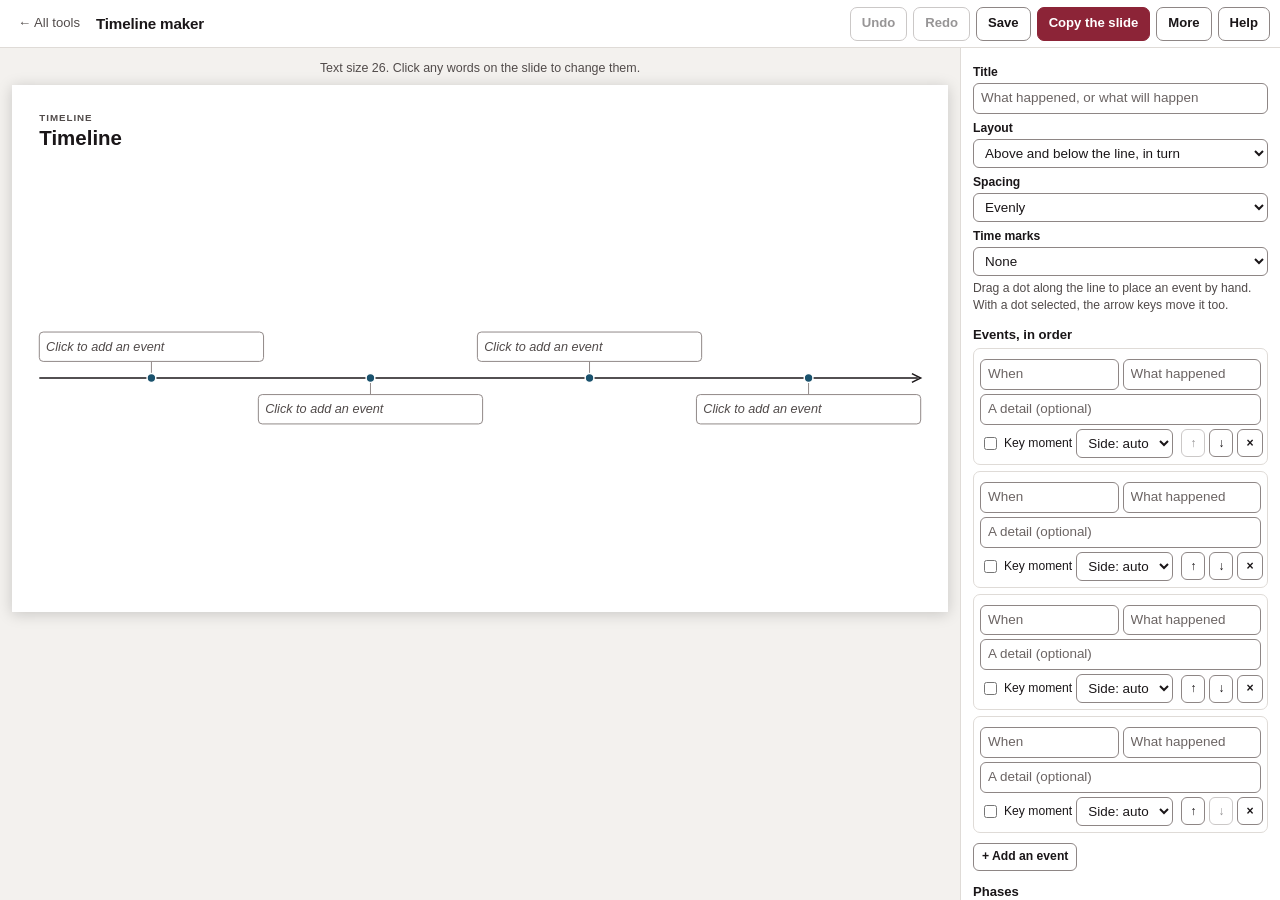
<file: timeline.html>
<!doctype html>
<html lang="en-GB">
<head>
<meta charset="utf-8">
<meta name="viewport" content="width=device-width, initial-scale=1">
<title>Timeline maker — Design tools</title>
<link rel="stylesheet" href="tool-shell.css?v=202611061200">
<link rel="stylesheet" href="tool-grid.css?v=202611270800">
<style>
  .tl-ev{border:1px solid var(--line);border-radius:7px;padding:6px;margin-bottom:6px}
  .tl-ev.key{border-color:#8C2437}
  .tl-row{display:flex;gap:4px;align-items:center;margin-top:4px}
  .tl-row input[type=text],.tl-row select{flex:1;min-width:0}
  .tl-row .when{flex:0 0 34%}
  .tl-row label{display:flex;gap:4px;align-items:center;font-size:0.76rem;font-weight:400;margin:0;white-space:nowrap}
  .tl-row label input{width:auto}
  .mx-side .tl-add{margin-top:4px}
  .tl-ph .tl-row select{flex:1 1 0}
  .tl-dot{cursor:ew-resize}
  .tl-edge{cursor:col-resize}
  .tl-zone{cursor:grab}
  .tl-moving,.tl-moving *{cursor:grabbing!important}
  .tl-edge .grip{opacity:.3;transition:opacity .12s}
  .tl-edge:hover .grip,.tl-edge:focus .grip,.tl-edge.on .grip{opacity:1}
  .tl-edge:focus{outline:none}
  .tl-hand{font-size:0.76rem;color:var(--ink-2)}
  .tl-dot:focus{outline:none}
  .tl-dot:focus .tl-ring,.tl-dot.on .tl-ring{stroke:#8C2437;stroke-width:4}
  .tl-row select.side{flex:0 0 auto;width:auto}
</style>
</head>
<body>
<header class="tb-bar">
  <a class="tb-back" href="index.html">← All tools</a>
  <h1 class="tb-name">Timeline maker</h1>
  <span class="gt-msg" id="msg" role="status"></span>
  <span class="tb-sp"></span>
  <button type="button" class="tbtn" data-act="undo" id="undo" title="Undo (Ctrl or ⌘ Z)">Undo</button>
  <button type="button" class="tbtn" data-act="redo" id="redo" title="Redo (Ctrl or ⌘ Shift Z)">Redo</button>
  <button type="button" class="tbtn" data-act="savebox" aria-haspopup="dialog">Save</button>
  <button type="button" class="tbtn pri" data-act="png">Copy the slide</button>
  <details class="menu"><summary class="tbtn">More</summary><div class="menu-in">
    <button type="button" data-act="dl">Download the slide as a PNG</button>
    <button type="button" data-act="table">Copy as a table</button>
    <button type="button" data-act="head" id="headbtn">Hide the header</button>
    <button type="button" data-act="example">See the example</button>
    <button type="button" data-act="clear">Start again</button>
  </div></details>
  <button type="button" class="tbtn" data-act="help" aria-haspopup="dialog">Help</button>
</header>
<div class="mx-tool">
  <main class="mx-stage" aria-label="The slide"><p class="gt-note"><span id="fit" role="status"></span> <span class="gt-tip">Click any words on the slide to change them.</span></p><div id="stage"></div></main>
  <aside class="mx-side" aria-label="Edit">
    <label for="title">Title</label>
    <input id="title" type="text" placeholder="What happened, or what will happen">
    <label for="place">Layout</label>
    <select id="place"><option value="alt">Above and below the line, in turn</option><option value="above">All above the line</option></select>
    <label for="spacing">Spacing</label>
    <select id="spacing"><option value="even">Evenly</option><option value="dates">By the dates or numbers in When</option><option value="free">Free: where I drag each dot</option></select>
    <label for="marks">Time marks</label>
    <select id="marks"></select>
    <div id="rangebox" class="mx-two" hidden><div><label for="rlo">Line starts</label><input id="rlo" type="text" placeholder="1 Jan 2026"></div><div><label for="rhi">Line ends</label><input id="rhi" type="text" placeholder="31 Dec 2026"></div></div>
    <p class="mx-hint" id="rangemsg" hidden></p>
    <p class="mx-hint">Drag a dot along the line to place an event by hand. With a dot selected, the arrow keys move it too.</p>
    <h2>Events, in order</h2>
    <div id="events"></div>
    <button type="button" class="tbtn xs tl-add" data-act="addev">+ Add an event</button>
    <h2>Phases</h2>
    <p class="mx-hint">A phase shades the events it runs across.</p>
    <div id="phases"></div>
    <button type="button" class="tbtn xs tl-add" data-act="addph">+ Add a phase</button>
  </aside>
</div>
<dialog class="dlg" id="helpdlg" aria-labelledby="helpdlg-h"><form method="dialog"><h2 id="helpdlg-h">How it works</h2>
  <ul>
    <li><b>Events</b> go along the line in the order you list them. Change the order with ↑ and ↓.</li>
    <li><b>Spacing</b> has three settings. <b>Evenly</b> gives every event the same room. <b>By the dates or numbers in When</b> spaces them as time passed, so a long wait shows as a long gap: it reads “2025-03”, “March 2025”, “5 June 2026”, “Q2 2025”, “2026”, month names on their own, and numbers such as “Week 3” or “Day 10”, as long as every When uses the same kind. <b>Free</b> leaves each event where you drag it.</li>
    <li><b>Drag a dot</b> along the line to place an event by hand, or select it and use ← and → (Shift for bigger steps). The first move switches the spacing to Free and keeps everything else where it was.</li>
    <li><b>Time marks</b> put a tick on the line at a set interval: every week, 2 weeks, month, 2 months, quarter, 6 months, year or 5 years, or every 1, 2, 5… for numbers such as “Week 3”. <b>Auto</b> picks the finest interval that gives no more than 14 marks. When labels would touch, only every second or third one is written, and every tick stays.</li>
    <li><b>Time marks need time behind the line:</b> spacing by date, or Free with a start and end. Moving from By date to Free keeps the dates as the start and end, so the marks stay put.</li>
    <li><b>Side</b> puts an event’s card above or below the line. Auto takes turns along the line. Cards that would overlap stack outwards instead.</li>
    <li><b>Key</b> marks a milestone: a diamond on the line and a stronger card.</li>
    <li><b>Phases</b> shade a run of events, from one event to another: Discovery, Alpha, Beta, Live, or your own.</li>
    <li><b>Move a phase</b> by dragging its shading or its name; it keeps its width. A click on the name, without moving, still lets you rename it. With the name selected, ← and → move it too.</li>
    <li><b>Resize a phase</b> by dragging the small bar at either edge, or select the bar and use ← and → (Shift for bigger steps). Phases can then overlap, leave gaps, or start before the first event. <b>Fit to the events</b> puts it back, and so does choosing From or To again.</li>
    <li><b>Nothing is cut off.</b> The text gets smaller until everything fits, and the tool says when it is too small to read on a call. Fewer events, or shorter words, keep it large.</li>
    <li><b>Copy the slide</b> puts a 16:9 picture on the clipboard. If the browser refuses, it downloads.</li>
  </ul>
  <p><b>Click any words on the slide</b> to change them there. Tab moves to the next, and Esc finishes.</p>
  <p>Your work stays in this browser: press <b>Save</b> to keep it as text and carry on anywhere.</p>
  <div class="dlg-acts"><button class="tbtn pri" value="close">Got it</button></div></form></dialog>
<div id="savehost"></div>
<script src="tool-canvas.js?v=202611061200"></script>
<script src="tool-slide.js?v=202611061200"></script>
<script>
(function () {
  const { FONT, INK, MUTE, LINE, TONES, esc, $, wrap, tspans } = window.Slide;
  const KEY = 'dt-timeline', TAG = 'TIMELINE1', W = 1920, H = 1080, M = 56, READABLE = 18, BIG = 26, SMALL = 12, STEM = 34;
  const TONE_NAMES = { blue: 'Blue', green: 'Green', amber: 'Amber', red: 'Red', grey: 'Grey' };
  let uid = 1; const nid = p => p + (uid++) + '-' + Date.now().toString(36);
  const blank = () => ({ title: '', place: 'alt', spacing: 'even', marks: 'none', range: null, events: ['', '', '', ''].map(() => ({ id: nid('e'), when: '', what: '', detail: '', key: false, side: 'auto', pos: null })), phases: [] });
  const SPACINGS = ['even', 'dates', 'free'], SIDES = ['auto', 'up', 'down'];
  const okRange = r => r && typeof r === 'object' && typeof r.k === 'string' && Number.isFinite(r.lo) && Number.isFinite(r.hi) && r.hi > r.lo;
  const okId = x => typeof x === 'string' && /^[\w-]+$/.test(x);
  function tidy(s) {
    if (!s || !Array.isArray(s.events)) return null;
    s.title = String(s.title || ''); s.head = s.head !== false; s.place = s.place === 'above' ? 'above' : 'alt'; s.spacing = SPACINGS.includes(s.spacing) ? s.spacing : 'even'; s.marks = typeof s.marks === 'string' && /^(none|auto|[wmyn]\d+)$/.test(s.marks) ? s.marks : 'none'; s.range = okRange(s.range) ? { k: s.range.k, lo: s.range.lo, hi: s.range.hi } : null; s.phases = Array.isArray(s.phases) ? s.phases : [];
    s.events = s.events.filter(e => e && typeof e === 'object').map(e => ({ id: okId(e.id) ? e.id : nid('e'), when: String(e.when || ''), what: String(e.what || ''), detail: String(e.detail || ''), key: !!e.key, side: SIDES.includes(e.side) ? e.side : 'auto', pos: Number.isFinite(e.pos) ? Math.max(0, Math.min(1, e.pos)) : null }));
    const ids = new Set(s.events.map(e => e.id));
    s.phases = s.phases.filter(p => p && typeof p === 'object').map(p => ({ id: okId(p.id) ? p.id : nid('p'), name: String(p.name || ''), from: ids.has(p.from) ? p.from : '', to: ids.has(p.to) ? p.to : '', tone: TONES[p.tone] ? p.tone : 'blue',
      ...(Number.isFinite(p.a) && Number.isFinite(p.b) ? { a: Math.max(0, Math.min(1, Math.min(p.a, p.b))), b: Math.max(0, Math.min(1, Math.max(p.a, p.b))) } : {}) }));
    return s;
  }
  let S = tidy(window.Slide.load(KEY)) || blank();
  const hist = window.Slide.history(() => S, v => { S = tidy(v) || S; });
  const save = () => window.Slide.store(KEY, S);
  const say = t => { $('msg').textContent = t; clearTimeout(say.t); say.t = setTimeout(() => { $('msg').textContent = ''; }, 3500); };
  $('savehost').innerHTML = window.Slide.saveDialog(TAG, 'timeline');

  /* Reading "When" as a point in time: a date, a month, a quarter, a year, or a number ("Week 3", "Day 10").
     Every event has to read the same way, or the spacing falls back to even and says which one did not. */
  const MONTHS = ['jan', 'feb', 'mar', 'apr', 'may', 'jun', 'jul', 'aug', 'sep', 'oct', 'nov', 'dec'];
  const mon = t => { const i = MONTHS.indexOf(String(t).slice(0, 3)); return i >= 0 && (t.length <= 4 || 'january february march april may june july august september october november december sept'.split(' ').some(m => m.startsWith(t.replace(/\.$/, '')))) ? i : -1; };
  function readWhen(raw) {
    const t = String(raw).trim().toLowerCase().replace(/,/g, ' ').replace(/\s+/g, ' '); let m;
    if (!t) return null;
    if ((m = t.match(/^(\d{4})(?:[-/.](\d{1,2})(?:[-/.](\d{1,2}))?)?$/))) return { k: 'time', v: Date.UTC(+m[1], (+m[2] || 1) - 1, +m[3] || 1) };
    if ((m = t.match(/^(\d{1,2})[-/.](\d{1,2})[-/.](\d{4})$/))) return { k: 'time', v: Date.UTC(+m[3], +m[2] - 1, +m[1]) };
    if ((m = t.match(/^(?:(\d{1,2})(?:st|nd|rd|th)? )?([a-z]+\.?) (\d{4})$/)) && mon(m[2]) >= 0) return { k: 'time', v: Date.UTC(+m[3], mon(m[2]), +m[1] || 1) };
    if ((m = t.match(/^([a-z]+\.?) (\d{1,2})(?:st|nd|rd|th)? (\d{4})$/)) && mon(m[1]) >= 0) return { k: 'time', v: Date.UTC(+m[3], mon(m[1]), +m[2]) };
    if ((m = t.match(/^q([1-4]) (\d{4})$/) || t.match(/^(\d{4}) q([1-4])$/))) { const [q, y] = m[1].length === 1 ? [+m[1], +m[2]] : [+m[2], +m[1]]; return { k: 'time', v: Date.UTC(y, (q - 1) * 3, 1) }; }
    if (mon(t) >= 0) return { k: 'month', v: mon(t) };
    if ((m = t.match(/^(?:[a-z]+ )?(-?\d+(?:\.\d+)?)$/))) return { k: 'n:' + t.replace(/-?\d.*$/, '').trim(), v: +m[1] };
    return null;
  }
  /* places from 0 to 1, or the When that would not read */
  function datePlaces(evs) {
    const r = evs.map(e => readWhen(e.when)), bad = evs.find((e, i) => !r[i]);
    if (bad) return { bad: bad.when ? `“${bad.when}” does not read as a date or number` : 'an event has no When' };
    if (new Set(r.map(x => x.k)).size > 1) return { bad: 'the Whens mix kinds, such as dates and week numbers' };
    let v = r.map(x => x.v);
    /* months without a year run on into the next year when they go back */
    if (r[0].k === 'month') { let add = 0, last = -Infinity; v = v.map(x => { if (x + add < last) add += 12; last = x + add; return last; }); }
    const lo = Math.min(...v), hi = Math.max(...v);
    return { at: v.map(x => hi > lo ? (x - lo) / (hi - lo) : 0.5), scale: hi > lo ? { k: r[0].k, lo, hi } : null };
  }

  /* Time marks: ticks along the line at a set interval, read from the scale behind it.
     time: UTC milliseconds; month: a month count from January (13 is next January); n:<word>: plain numbers ("Week 3"). */
  const MON = ['Jan', 'Feb', 'Mar', 'Apr', 'May', 'Jun', 'Jul', 'Aug', 'Sep', 'Oct', 'Nov', 'Dec'], DAY = 864e5;
  const cap = t => t ? t[0].toUpperCase() + t.slice(1) : '';
  function markChoices(k) {
    if (k === 'time') return [['w1', 'Every week'], ['w2', 'Every 2 weeks'], ['m1', 'Every month'], ['m2', 'Every 2 months'], ['m3', 'Every quarter'], ['m6', 'Every 6 months'], ['y1', 'Every year'], ['y5', 'Every 5 years']];
    if (k === 'month') return [['m1', 'Every month'], ['m2', 'Every 2 months'], ['m3', 'Every quarter'], ['m6', 'Every 6 months']];
    const w = k.slice(2); return [1, 2, 5, 10, 20, 50].map(n => ['n' + n, `Every ${n}${w ? ' ' + w + (n > 1 && !/s$/.test(w) ? 's' : '') : ''}`]);
  }
  function ticks(sc, mark) {
    if (!sc || mark === 'none') return [];
    let choice = mark;
    if (mark === 'auto' || !markChoices(sc.k).some(c => c[0] === mark)) {
      /* the finest interval that gives no more than 14 marks */
      choice = (markChoices(sc.k).find(([c]) => ticks(sc, c).length <= 14) || markChoices(sc.k).slice(-1)[0])[0];
    }
    const u = choice[0], step = +choice.slice(1), out = [];
    if (sc.k === 'time') {
      const d0 = new Date(sc.lo);
      if (u === 'w') { let t = Date.UTC(d0.getUTCFullYear(), d0.getUTCMonth(), d0.getUTCDate()); while (new Date(t).getUTCDay() !== 1) t += DAY; /* Mondays */
        for (; t <= sc.hi && out.length < 400; t += 7 * step * DAY) { const d = new Date(t); out.push({ v: t, label: d.getUTCDate() + ' ' + MON[d.getUTCMonth()] + (d.getUTCMonth() === 0 && d.getUTCDate() <= 7 || !out.length ? ' ' + d.getUTCFullYear() : '') }); } }
      else { const per = u === 'y' ? 12 * step : step; let m = d0.getUTCFullYear() * 12 + d0.getUTCMonth(); if (Date.UTC(Math.floor(m / 12), m % 12, 1) < sc.lo) m++; while (m % per) m++;
        for (; Date.UTC(Math.floor(m / 12), m % 12, 1) <= sc.hi && out.length < 400; m += per) { const y = Math.floor(m / 12), mo = m % 12;
          out.push({ v: Date.UTC(y, mo, 1), label: u === 'y' ? String(y) : per === 3 ? `Q${mo / 3 + 1} ${y}` : MON[mo] + (mo === 0 || !out.length ? ' ' + y : '') }); } }
    } else {
      const per = u === 'n' ? step : step; let v = Math.ceil(sc.lo / per) * per;
      for (; v <= sc.hi + 1e-9 && out.length < 400; v += per) out.push({ v, label: sc.k === 'month' ? MON[((v % 12) + 12) % 12] : (cap(sc.k.slice(2)) + ' ' + v).trim() });
    }
    return out;
  }
  /* a scale shown in words, for the start and end boxes */
  function fmt(k, v) { if (k === 'time') { const d = new Date(v); return d.getUTCDate() + ' ' + MON[d.getUTCMonth()] + ' ' + d.getUTCFullYear(); } if (k === 'month') return MON[((v % 12) + 12) % 12]; return (cap(k.slice(2)) + ' ' + v).trim(); }

  /* Where everything goes, at the largest text size where every word fits. */
  function layout() {
    const evs = S.events, n = evs.length, alt = S.place === 'alt';
    const titles = wrap(S.title || 'Timeline', W - 2 * M, 42, 700);
    /* with the header off, the timeline starts at the top margin */
    const top = S.head !== false ? 124 + (titles.length - 1) * 50 + 44 : M, bottom = H - M;
    /* the end cards sit wholly on the slide, so no card is pushed into its neighbour */
    const room = cw => (W - 2 * M - cw) / Math.max(1, n - 1);
    /* a card never gets narrower than MINW; when events are close, cards stack in tiers instead */
    const MINW = 270, fitW = c => Math.max(MINW, Math.min(460, (alt ? 2 : 1) * room(c) - 24));
    let cw = 460; if (n > 1) cw = fitW(fitW(460));
    const left = M + cw / 2, gap = n > 1 ? room(cw) : 0, even = i => n > 1 ? i / (n - 1) : 0.5;
    /* even spacing; by the dates in When; or free, where each event keeps the place it was dragged to */
    const X0 = M + 70, X1 = W - M - 70, dp = S.spacing === 'dates' ? datePlaces(evs) : null, note = dp && dp.bad ? 'Spaced evenly: ' + dp.bad + '.' : '';
    const places = S.spacing === 'free' ? evs.map((e, i) => e.pos == null ? even(i) : e.pos) : dp && dp.at ? dp.at : null;
    const xs = places ? places.map(p => X0 + p * (X1 - X0)) : evs.map((e, i) => n > 1 ? left + i * gap : W / 2);
    /* the time behind the line: the dates themselves, or in Free the start and end you set */
    const scale = S.spacing === 'dates' ? dp && dp.scale : S.spacing === 'free' ? S.range : null;
    const tk = ticks(scale, S.marks).map(t => ({ ...t, x: X0 + (t.v - scale.lo) / (scale.hi - scale.lo) * (X1 - X0) }));
    const marksNote = S.marks !== 'none' && !scale ? (S.spacing === 'even' ? 'Time marks need spacing by date, or Free with a start and end.' : S.spacing === 'free' ? 'Time marks need a start and end for the line.' : '') : '';
    /* labels that would touch are thinned: every second, third… label shows, every mark stays */
    let every = 1; const LFS = 18; if (tk.length > 1) { const widest = Math.max(...tk.map(t => window.Slide.width(t.label, LFS, 600))) + 18, sp = (tk[tk.length - 1].x - tk[0].x) / (tk.length - 1); every = Math.max(1, Math.ceil(widest / Math.max(1, sp))); }
    tk.forEach((t, i) => { t.show = i % every === 0; });
    const DSTEM = STEM + (tk.length ? 30 : 0);
    const iOf = id => evs.findIndex(e => e.id === id);
    /* a phase runs from its first event to its last, unless its edges have been dragged */
    const PW = W - 2 * M;
    const spans = S.phases.map(p => {
      if (Number.isFinite(p.a)) return { p, x0: M + p.a * PW, x1: M + p.b * PW, hand: true };
      let a = iOf(p.from), b = iOf(p.to); if (a < 0 && b < 0) return null; if (a < 0) a = b; if (b < 0) b = a;
      const pad = places ? 50 : n > 1 ? gap / 2 : 240, lo = Math.min(xs[a], xs[b]), hi = Math.max(xs[a], xs[b]);
      const x0 = Math.max(M, lo - pad), x1 = Math.min(W - M, hi + pad);
      return { p, x0, x1 };
    }).filter(Boolean);
    /* "in turn" follows the order along the line, which can differ from the list once events are placed by hand */
    const turn = []; xs.map((x, i) => i).sort((a, b) => xs[a] - xs[b] || a - b).forEach((i, r) => { turn[i] = r; });
    function at(fs) {
      const lh = fs * 1.24, pad = Math.round(fs * 0.55), pfs = Math.min(24, fs), plh = pfs * 1.2;
      const phs = spans.map(s => ({ ...s, lines: wrap(s.p.name || 'Phase', s.x1 - s.x0 - 16, pfs, 700) }));
      const strip = phs.length ? Math.max(...phs.map(s => s.lines.length)) * plh + 14 : 0;
      const cards = evs.map((e, i) => {
        const w = wrap(e.when, cw - 2 * pad, fs, 700), t = wrap(e.what, cw - 2 * pad, fs, 600), d = wrap(e.detail, cw - 2 * pad, fs * 0.86);
        const h = pad * 2 + Math.max(1, w.length + t.length) * lh + (d.length ? d.length * fs * 0.86 * 1.24 + 4 : 0);
        const up = e.side === 'up' ? true : e.side === 'down' ? false : !alt || turn[i] % 2 === 0;
        if (!w.length && !t.length) { const ph = wrap('Click to add an event', cw - 2 * pad, fs); return { e, i, w, t, d, ph, h: pad * 2 + ph.length * lh, up }; }
        return { e, i, w, t, d, h, up };
      });
      /* each side fills tiers from the line outwards: a card takes the first tier with room for it */
      const stack = side => {
        const ends = [], hs = [];
        side.slice().sort((a, b) => xs[a.i] - xs[b.i]).forEach(c => {
          const x0 = Math.max(M, Math.min(W - M - cw, xs[c.i] - cw / 2)); c.x = x0;
          let k = ends.findIndex(e => e + 16 <= x0); if (k < 0) { k = ends.length; ends.push(0); hs.push(0); }
          ends[k] = x0 + cw; hs[k] = Math.max(hs[k], c.h); c.tier = k;
        });
        const off = hs.map((h, k) => hs.slice(0, k).reduce((a, b) => a + b + 14, 0));
        side.forEach(c => { c.off = off[c.tier]; });
        return hs.length ? off[hs.length - 1] + hs[hs.length - 1] : 0;
      };
      const plotTop = top + strip + 10;
      const upMax = stack(cards.filter(c => c.up)), downMax = stack(cards.filter(c => !c.up));
      /* the line sits low when everything is above it, high when everything is below, otherwise between */
      const hasUp = cards.some(c => c.up), hasDown = cards.some(c => !c.up), need = (hasUp ? STEM + upMax : 0) + (hasDown ? DSTEM + downMax : 0), avail = bottom - plotTop - 40;
      const axis = !hasDown ? bottom - 40 : !hasUp ? plotTop + 40 + (tk.length ? 10 : 0) : Math.round(plotTop + STEM + upMax + (bottom - plotTop - need) / 2);
      const fits = need <= avail + (hasUp && hasDown ? 40 : 0);
      return { fs, lh, pad, pfs, plh, phs, strip, cards, axis, fits, plotTop };
    }
    let L = null;
    for (let fs = BIG; fs >= SMALL; fs--) { L = at(fs); if (L.fits) break; }
    return { ...L, PW, titles, top, bottom, xs, cw, gap, n, alt, note: [note, marksNote].filter(Boolean).join(' '), X0, X1, tk, LFS, DSTEM, scale };
  }

  function slideSvg(forExport) {
    const L = layout(), ed = (k, fs, wt) => forExport ? '' : ` data-edit="${k}" data-fs="${fs}" data-wt="${wt}" tabindex="0" role="button"`;
    let g = S.head !== false ? `<text x="${M}" y="74" font-size="20" font-weight="700" fill="${MUTE}" letter-spacing="2">TIMELINE</text>`
      + `<text${ed('title', 42, 700)} font-size="42" font-weight="700" fill="${INK}" aria-label="Edit the title">${tspans(L.titles, M, 124, 50)}</text>` : '';
    /* phases: a shaded span from the top of the plot to the bottom, named in a strip at the top */
    L.phs.forEach(s => {
      const [bg, fg] = TONES[s.p.tone];
      g += `<rect x="${s.x0 + 3}" y="${L.top}" width="${s.x1 - s.x0 - 6}" height="${L.bottom - L.top}" rx="8" fill="${bg}" fill-opacity=".8" style="mix-blend-mode:multiply"${forExport ? '' : ` class="tl-zone" data-phase="${s.p.id}"`}/>`;
      g += `<text${ed('p:' + s.p.id, L.pfs, 700)}${forExport ? '' : ` class="tl-zone" data-phase="${s.p.id}"`} font-size="${L.pfs}" font-weight="700" fill="${fg}" text-anchor="middle">${tspans(s.lines, (s.x0 + s.x1) / 2, L.top + 8 + L.pfs * 0.95, L.plh)}</text>`;
    });
    L.tk.forEach(t => { g += `<line x1="${t.x}" y1="${L.top + L.strip}" x2="${t.x}" y2="${L.bottom}" stroke="#E2DED9" stroke-width="1.5" stroke-dasharray="4 6"/>`; });
    g += `<line x1="${M}" y1="${L.axis}" x2="${W - M - 6}" y2="${L.axis}" stroke="${INK}" stroke-width="3"/><path d="M${W - M - 18} ${L.axis - 9}L${W - M} ${L.axis}L${W - M - 18} ${L.axis + 9}" fill="none" stroke="${INK}" stroke-width="3"/>`;
    L.tk.forEach(t => { g += `<line x1="${t.x}" y1="${L.axis - 8}" x2="${t.x}" y2="${L.axis + 8}" stroke="${INK}" stroke-width="2"/>`;
      if (t.show) g += `<text x="${t.x}" y="${L.axis + 12 + L.LFS}" font-size="${L.LFS}" font-weight="600" fill="${MUTE}" text-anchor="middle" paint-order="stroke" stroke="#fff" stroke-width="5">${esc(t.label)}</text>`; });
    const yOf = c => c.up ? L.axis - STEM - c.off - c.h : L.axis + L.DSTEM + c.off;
    /* stems first, so every card sits over them; then the dots on the line */
    L.cards.forEach(c => { const x = L.xs[c.i], y = yOf(c); g += `<line x1="${x}" y1="${L.axis}" x2="${x}" y2="${c.up ? y + c.h : y}" stroke="${c.e.key ? INK : LINE}" stroke-width="2"/>`; });
    /* a dot can be dragged along the line, or moved with the arrow keys once selected */
    L.cards.forEach(c => { const x = L.xs[c.i], name = c.e.when || c.e.what || 'event ' + (c.i + 1);
      const mark = c.e.key ? `<path d="M${x} ${L.axis - 13}L${x + 13} ${L.axis}L${x} ${L.axis + 13}L${x - 13} ${L.axis}Z" fill="${TONES.amber[1]}" stroke="#fff" stroke-width="3"/>`
                           : `<circle cx="${x}" cy="${L.axis}" r="9" fill="${TONES.blue[1]}" stroke="#fff" stroke-width="3"/>`;
      g += forExport ? mark : `<g class="tl-dot${sel === c.e.id ? ' on' : ''}" data-dot="${c.e.id}" tabindex="0" role="slider" aria-label="Place of ${esc(name)} on the line. Drag it, or use the arrow keys." aria-valuemin="0" aria-valuemax="100" aria-valuenow="${Math.round((x - L.X0) / (L.X1 - L.X0) * 100)}"><circle class="tl-ring" cx="${x}" cy="${L.axis}" r="22" fill="transparent"/>${mark}</g>`; });
    L.cards.forEach(c => {
      const cx = c.x, y = yOf(c), key = c.e.key;
      g += `<rect x="${cx}" y="${y}" width="${L.cw}" height="${c.h}" rx="8" fill="${key ? TONES.amber[0] : '#fff'}" stroke="${key ? TONES.amber[1] : LINE}" stroke-width="${key ? 3 : 2}"/>`;
      const tx = cx + L.pad; let ty = y + L.pad + L.fs * 0.92;
      const when = c.w.length ? c.w : [], what = c.t.length ? c.t : [];
      if (c.ph && !forExport) g += `<text${ed('w:' + c.e.id, L.fs, 700)} font-size="${L.fs}" fill="${MUTE}" font-style="italic">${tspans(c.ph, tx, ty, L.lh)}</text>`;
      if (when.length) { g += `<text${ed('w:' + c.e.id, L.fs, 700)} font-size="${L.fs}" font-weight="700" fill="${key ? TONES.amber[1] : TONES.blue[1]}">${tspans(when, tx, ty, L.lh)}</text>`; ty += when.length * L.lh; }
      if (what.length) { g += `<text${ed('t:' + c.e.id, L.fs, 600)} font-size="${L.fs}" font-weight="600" fill="${INK}">${tspans(what, tx, ty, L.lh)}</text>`; ty += what.length * L.lh; }
      if (c.d.length) { const f = L.fs * 0.86; g += `<text${ed('d:' + c.e.id, f, 400)} font-size="${f.toFixed(1)}" fill="${MUTE}">${tspans(c.d, tx, ty + 4, f * 1.24)}</text>`; }
    });
    /* edge handles, on top of everything: drag one, or select it and use the arrow keys */
    if (!forExport) L.phs.forEach(s => {
      const fg = TONES[s.p.tone][1], gh = Math.max(28, L.strip - 12), name = s.p.name || 'the phase';
      [['a', s.x0 + 3], ['b', s.x1 - 3]].forEach(([side, x]) => {
        g += `<g class="tl-edge${selEdge === s.p.id + ':' + side ? ' on' : ''}" data-edge="${s.p.id}:${side}" tabindex="0" role="slider" aria-label="${side === 'a' ? 'Start' : 'End'} of ${esc(name)}. Drag it, or use the arrow keys." aria-valuemin="0" aria-valuemax="100" aria-valuenow="${Math.round((x - M) / L.PW * 100)}">`
          + `<rect x="${x - 12}" y="${L.top}" width="24" height="${L.bottom - L.top}" fill="transparent"/>`
          + `<rect class="grip" x="${x - 3}" y="${L.top + (L.strip ? (L.strip - gh) / 2 + 2 : 8)}" width="6" height="${gh}" rx="3" fill="${fg}"/></g>`;
      });
    });
    const fit = $('fit');
    if (fit && !forExport) fit.textContent = (L.note ? L.note + ' ' : '') + (!L.fits ? `Too much to fit, even at size ${SMALL}. Shorten some words, or split the timeline in two.` : L.fs < READABLE ? `Text size ${L.fs}: too small to read on a call. Fewer events or shorter words will help.` : `Text size ${L.fs}.`);
    return `<svg xmlns="http://www.w3.org/2000/svg" width="${W}" height="${H}" viewBox="0 0 ${W} ${H}" font-family='${FONT}' id="${forExport ? 'x' : 'plot'}" role="group" aria-label="The timeline"><rect width="${W}" height="${H}" fill="#fff"/>${g}</svg>`;
  }

  function drawSlide() { $('stage').innerHTML = slideSvg(false); }
  const evOpts = sel => `<option value="">Choose an event</option>` + S.events.map((e, i) => `<option value="${e.id}"${e.id === sel ? ' selected' : ''}>${esc((i + 1) + '. ' + (e.when || e.what || 'Event'))}</option>`).join('');
  /* the interval list follows the kind of time on the line */
  function renderMarks() {
    const L = layout(), k = L.scale ? L.scale.k : (S.range && S.range.k) || 'time';
    $('marks').innerHTML = [['none', 'None'], ['auto', 'Auto']].concat(markChoices(k)).map(([v, t]) => `<option value="${v}"${S.marks === v ? ' selected' : ''}>${t}</option>`).join('');
    if (![...$('marks').options].some(o => o.selected)) $('marks').value = 'auto';
    const free = S.spacing === 'free'; $('rangebox').hidden = !free;
    if (free && document.activeElement !== $('rlo') && document.activeElement !== $('rhi')) { $('rlo').value = S.range ? fmt(S.range.k, S.range.lo) : ''; $('rhi').value = S.range ? fmt(S.range.k, S.range.hi) : ''; }
  }
  /* a start and end typed in Free: both must read, the same way, end after start */
  function setRange() {
    const a = readWhen($('rlo').value), b = readWhen($('rhi').value), msg = $('rangemsg');
    let t = '';
    if (!$('rlo').value.trim() && !$('rhi').value.trim()) S.range = null;
    else if (!a || !b) t = 'Type a date, month or number in both, such as “1 Jan 2026”, “March 2026” or “Week 1”.';
    else if (a.k !== b.k) t = 'The start and end need to be the same kind, such as two dates.';
    else { let hi = b.v; if (a.k === 'month' && hi <= a.v) hi += 12; if (hi <= a.v) t = 'The line has to end after it starts.'; else S.range = { k: a.k, lo: a.v, hi }; }
    msg.textContent = t; msg.hidden = !t;
  }
  function renderSide() {
    $('title').value = S.title; $('place').value = S.place; $('spacing').value = S.spacing;
    renderMarks();
    $('events').innerHTML = S.events.map((e, i) => `<div class="tl-ev${e.key ? ' key' : ''}" data-ev="${e.id}">
      <div class="tl-row"><input class="when" type="text" data-f="when" value="${esc(e.when)}" placeholder="When" aria-label="When, event ${i + 1}"><input type="text" data-f="what" value="${esc(e.what)}" placeholder="What happened" aria-label="What happened, event ${i + 1}"></div>
      <div class="tl-row"><input type="text" data-f="detail" value="${esc(e.detail)}" placeholder="A detail (optional)" aria-label="Detail, event ${i + 1}"></div>
      <div class="tl-row"><label><input type="checkbox" data-f="key"${e.key ? ' checked' : ''}> Key moment</label>
        <select class="side" data-f="side" aria-label="Side of the line, event ${i + 1}">${[['auto', 'Side: auto'], ['up', 'Above'], ['down', 'Below']].map(([v, t]) => `<option value="${v}"${e.side === v ? ' selected' : ''}>${t}</option>`).join('')}</select><span class="tb-sp"></span>
        <button type="button" class="tbtn xs" data-act="up" data-id="${e.id}" aria-label="Move event ${i + 1} earlier"${i ? '' : ' disabled'}>↑</button>
        <button type="button" class="tbtn xs" data-act="down" data-id="${e.id}" aria-label="Move event ${i + 1} later"${i < S.events.length - 1 ? '' : ' disabled'}>↓</button>
        <button type="button" class="tbtn xs" data-act="delev" data-id="${e.id}" aria-label="Remove event ${i + 1}">×</button></div></div>`).join('');
    $('phases').innerHTML = S.phases.map((p, i) => `<div class="tl-ev tl-ph" data-ph="${p.id}">
      <div class="tl-row"><input type="text" data-f="name" value="${esc(p.name)}" placeholder="Phase name" aria-label="Name, phase ${i + 1}">
        <select data-f="tone" aria-label="Colour, phase ${i + 1}">${Object.keys(TONE_NAMES).map(t => `<option value="${t}"${t === p.tone ? ' selected' : ''}>${TONE_NAMES[t]}</option>`).join('')}</select>
        <button type="button" class="tbtn xs" data-act="delph" data-id="${p.id}" aria-label="Remove phase ${i + 1}">×</button></div>
      <div class="tl-row"><select data-f="from" aria-label="From, phase ${i + 1}">${evOpts(p.from)}</select><select data-f="to" aria-label="To, phase ${i + 1}">${evOpts(p.to)}</select></div>
      ${Number.isFinite(p.a) ? `<div class="tl-row"><span class="tl-hand">Edges placed by hand</span><span class="tb-sp"></span><button type="button" class="tbtn xs" data-act="fitph" data-id="${p.id}">Fit to the events</button></div>` : ''}</div>`).join('');
  }
  function chrome() { const [u, r] = hist.can(); $('undo').disabled = !u; $('redo').disabled = !r; $('headbtn').textContent = S.head !== false ? 'Hide the header' : 'Show the header'; }
  function renderAll() { armed = true; renderSide(); drawSlide(); chrome(); save(); }

  let armed = true;
  document.addEventListener('focusin', e => { if (e.target.closest('.mx-side')) armed = true; });
  const side = document.querySelector('.mx-side');
  function edit(e) {
    const t = e.target; if (armed) { hist.snap(); armed = false; }
    if (t.id === 'title') S.title = t.value;
    else if (t.id === 'place') S.place = t.value;
    else if (t.id === 'spacing') { if (t.value === 'free') freeze(); S.spacing = t.value; renderMarks(); }
    else if (t.id === 'marks') S.marks = t.value;
    else if (t.id === 'rlo' || t.id === 'rhi') setRange();
    else if (t.closest('[data-ev]')) {
      const ev = S.events.find(x => x.id === t.closest('[data-ev]').dataset.ev); if (!ev) return;
      if (t.dataset.f === 'key') { ev.key = t.checked; t.closest('.tl-ev').classList.toggle('key', t.checked); } else ev[t.dataset.f] = t.value;
      /* keep the phase pickers' names in step with the event */
      const i = S.events.indexOf(ev); side.querySelectorAll(`option[value="${ev.id}"]`).forEach(o => { o.textContent = (i + 1) + '. ' + (ev.when || ev.what || 'Event'); });
    } else if (t.closest('[data-ph]')) { const p = S.phases.find(x => x.id === t.closest('[data-ph]').dataset.ph); if (p) { p[t.dataset.f] = t.value; if ((t.dataset.f === 'from' || t.dataset.f === 'to') && Number.isFinite(p.a)) { delete p.a; delete p.b; renderSide(); } } }
    if (e.type === 'change') armed = true;
    /* a When can change the kind of time on the line, and with it the intervals on offer */
    if (t.dataset.f === 'when' || t.id === 'place') renderMarks();
    drawSlide(); chrome(); save();
  }
  side.addEventListener('input', e => { if (e.target.tagName === 'INPUT' && e.target.type === 'text') edit(e); });
  side.addEventListener('change', e => { if (e.target.tagName === 'SELECT' || e.target.type === 'checkbox') edit(e); });

  /* the same missed bin case as the other tools */
  function example() {
    const s = blank(); s.title = 'Report a missed bin collection: how the change happened';
    s.events = [
      ['January', 'Calls about missed bins reach 140 a week', ''], ['February', 'Discovery starts', 'Five calls listened to, three depot visits'],
      ['March', 'Problem agreed with the depots', '', true], ['April', 'Shorter form prototyped', 'Twelve usability sessions'],
      ['May', 'Pilot at one depot', 'Reports go straight to the crews', true], ['July', 'Pilot read-out', 'Collected in two days, down from four'],
      ['September', 'Live on every round', '', true],
    ].map(([when, what, detail, key]) => ({ id: nid('e'), when, what, detail, key: !!key, side: 'auto', pos: null }));
    s.spacing = 'dates'; s.marks = 'm1';
    const e = s.events;
    s.phases = [['Discovery', 1, 2, 'blue'], ['Alpha', 3, 3, 'amber'], ['Beta', 4, 5, 'green'], ['Live', 6, 6, 'grey']].map(([name, a, b, tone]) => ({ id: nid('p'), name, from: e[a].id, to: e[b].id, tone }));
    return s;
  }
  function table() {
    const rows = S.events.map(e => [e.when, e.what, e.detail, e.key ? 'Key' : '', S.phases.filter(p => { const i = S.events.indexOf(e), a = S.events.findIndex(x => x.id === p.from), b = S.events.findIndex(x => x.id === p.to); return a >= 0 && b >= 0 && i >= Math.min(a, b) && i <= Math.max(a, b); }).map(p => p.name).join(', ')]);
    const head = ['When', 'What happened', 'Detail', 'Key moment', 'Phase'];
    const html = `<table><tr>${head.map(h => `<th>${esc(h)}</th>`).join('')}</tr>${rows.map(r => `<tr>${r.map(c => `<td>${esc(c)}</td>`).join('')}</tr>`).join('')}</table>`;
    return [html, [head, ...rows].map(r => r.join('\t')).join('\n')];
  }
  document.addEventListener('click', async e => {
    const b = e.target.closest('[data-act]'); if (!b) return; const act = b.dataset.act, id = b.dataset.id;
    const png = () => window.Slide.pngOf(slideSvg(true), W, H), name = 'timeline.png', menu = () => { const d = b.closest('details'); if (d) d.open = false; };
    const i = S.events.findIndex(x => x.id === id);
    if (act === 'undo') { if (hist.undo()) renderAll(); return; }
    if (act === 'redo') { if (hist.redo()) renderAll(); return; }
    if (act === 'addev') { hist.snap(); S.events.push({ id: nid('e'), when: '', what: '', detail: '', key: false, side: 'auto', pos: null }); renderAll(); const all = $('events').querySelectorAll('.when'); if (all.length) all[all.length - 1].focus(); return; }
    if (act === 'delev') { hist.snap(); S.events.splice(i, 1); S = tidy(S); return renderAll(); }
    if ((act === 'up' && i > 0) || (act === 'down' && i >= 0 && i < S.events.length - 1)) { hist.snap(); const j = act === 'up' ? i - 1 : i + 1; [S.events[i], S.events[j]] = [S.events[j], S.events[i]]; renderAll(); const again = $('events').querySelector(`[data-act="${act}"][data-id="${id}"]`); if (again && !again.disabled) again.focus(); return; }
    if (act === 'addph') { hist.snap(); S.phases.push({ id: nid('p'), name: '', from: (S.events[0] || {}).id || '', to: (S.events[S.events.length - 1] || {}).id || '', tone: ['blue', 'amber', 'green', 'grey', 'red'][S.phases.length % 5] }); renderAll(); const all = $('phases').querySelectorAll('[data-f="name"]'); if (all.length) all[all.length - 1].focus(); return; }
    if (act === 'fitph') { const p = S.phases.find(x => x.id === id); if (p) { hist.snap(); delete p.a; delete p.b; say('The phase fits its events again.'); } return renderAll(); }
    if (act === 'delph') { hist.snap(); S.phases = S.phases.filter(p => p.id !== id); return renderAll(); }
    if (act === 'png') return window.Slide.copyPicture(png(), name, say);
    if (act === 'dl') { menu(); try { window.Slide.download(await png(), name); } catch (x) { say('That did not work in this browser.'); } return; }
    if (act === 'table') { menu(); const [h, t] = table(); return window.Slide.copyTable(h, t, say); }
    if (act === 'head') { menu(); hist.snap(); S.head = S.head === false; say(S.head !== false ? 'The header is back.' : 'The header is hidden. Your title is kept for when you show it again.'); return renderAll(); }
    if (act === 'example') { menu(); hist.snap(); S = example(); say('The example is in. Undo brings your work back.'); return renderAll(); }
    if (act === 'clear') { menu(); hist.snap(); S = blank(); say('Started again. Undo brings it back.'); return renderAll(); }
    if (act === 'help') return $('helpdlg').showModal();
    if (act === 'savebox') { $('savecode').value = window.Slide.encode(TAG, S); $('savemsg').textContent = ''; return $('savedlg').showModal(); }
    if (act === 'savecopy') return window.Slide.copyText($('savecode').value, t => { $('savemsg').textContent = t; });
    if (act === 'loadcode') { const got = tidy(window.Slide.decode(TAG, $('loadcode').value)); if (!got) { $('savemsg').textContent = `That text didn’t open. It starts with ${TAG}, and part of it may have been cut off.`; return; } hist.snap(); S = got; renderAll(); $('savedlg').close(); say('Your work is back.'); }
  });
  addEventListener('keydown', e => { if (!(e.metaKey || e.ctrlKey) || e.key.toLowerCase() !== 'z' || e.altKey) return; if (e.target.matches('input[type=text], textarea')) return; e.preventDefault(); if (e.shiftKey ? hist.redo() : hist.undo()) renderAll(); });

  /* Placing by hand. The first drag in Evenly or By date keeps every event where it is now and switches to Free. */
  let sel = null, drag = null, selEdge = null, edge = null;
  const MINW = 40;
  /* the first move of an edge fixes both edges where they are, then moves the one you hold */
  function moveEdge(key, x) {
    const [pid, side] = key.split(':'), p = S.phases.find(q => q.id === pid); if (!p) return;
    const L = layout(), sp = L.phs.find(q => q.p.id === pid); if (!sp) return;
    if (!Number.isFinite(p.a)) { p.a = (sp.x0 - M) / L.PW; p.b = (sp.x1 - M) / L.PW; }
    const v = Math.max(0, Math.min(1, (x - M) / L.PW)), min = MINW / L.PW;
    if (side === 'a') p.a = Math.min(v, p.b - min); else p.b = Math.max(v, p.a + min);
    p.a = Math.max(0, p.a); p.b = Math.min(1, p.b);
  }
  function pin(p) { if (Number.isFinite(p.a)) return; const L = layout(), sp = L.phs.find(q => q.p.id === p.id); if (sp) { p.a = (sp.x0 - M) / L.PW; p.b = (sp.x1 - M) / L.PW; } }
  /* the whole phase slides, keeping its width, and stops at the slide's edges */
  function shift(p, by) { const w = p.b - p.a, a = Math.max(0, Math.min(1 - w, p.a + by)); p.a = a; p.b = a + w; }
  let shove = null, noClick = false;
  const edgeX = key => { const [pid, side] = key.split(':'), sp = layout().phs.find(q => q.p.id === pid); return sp ? (side === 'a' ? sp.x0 : sp.x1) : 0; };
  const focusEdge = key => { const d = $('stage').querySelector(`[data-edge="${key}"]`); if (d) d.focus({ preventScroll: true }); };
  function freeze() { const L = layout(); S.events.forEach((e, i) => { e.pos = Math.max(0, Math.min(1, (L.xs[i] - L.X0) / (L.X1 - L.X0))); }); if (S.spacing === 'dates' && L.scale) S.range = { ...L.scale }; }
  function toFree() { if (S.spacing === 'free') return; freeze(); S.spacing = 'free'; $('spacing').value = 'free'; renderMarks(); say('Spacing is now Free, so each event stays where you put it.'); }
  const toSlide = e => { const svg = $('plot'), p = svg.createSVGPoint(); p.x = e.clientX; p.y = e.clientY; return p.matrixTransform(svg.getScreenCTM().inverse()); };
  const focusDot = id => { const d = $('stage').querySelector(`[data-dot="${id}"]`); if (d) d.focus({ preventScroll: true }); };
  $('stage').addEventListener('pointerdown', e => {
    const h = e.target.closest('[data-edge]');
    if (h) { selEdge = h.dataset.edge; sel = null; edge = { key: selEdge, moved: false }; e.preventDefault(); drawSlide(); focusEdge(selEdge); return; }
    selEdge = null;
    const z = !e.target.closest('[data-dot]') && e.target.closest('[data-phase]');
    if (z) { const ph = S.phases.find(q => q.id === z.dataset.phase); if (ph) shove = { ph, x: toSlide(e).x, moved: false }; return; }
    const d = e.target.closest('[data-dot]'); if (!d) { sel = null; return; }
    const ev = S.events.find(x => x.id === d.dataset.dot); if (!ev) return;
    sel = ev.id; drag = { ev, moved: false }; e.preventDefault(); drawSlide(); focusDot(ev.id);
  });
  addEventListener('pointermove', e => {
    if (shove) { const x = toSlide(e).x, PW = W - 2 * M;
      if (!shove.moved) { if (Math.abs(x - shove.x) < 6) return; shove.moved = true; hist.snap(); pin(shove.ph); document.body.classList.add('tl-moving'); }
      shift(shove.ph, (x - shove.x) / PW); shove.x = x; drawSlide(); chrome(); return; }
    if (edge) { if (!edge.moved) { edge.moved = true; hist.snap(); } moveEdge(edge.key, toSlide(e).x); drawSlide(); chrome(); return; }
    if (!drag) return; const L = layout(), q = toSlide(e);
    if (!drag.moved) { drag.moved = true; hist.snap(); toFree(); }
    drag.ev.pos = Math.max(0, Math.min(1, (q.x - L.X0) / (L.X1 - L.X0))); drawSlide(); chrome();
  });
  addEventListener('pointerup', () => {
    /* a drag is not a click: the name does not open for typing after a move */
    if (shove) { const moved = shove.moved; shove = null; document.body.classList.remove('tl-moving'); if (moved) { noClick = true; setTimeout(() => { noClick = false; }, 0); save(); chrome(); renderSide(); } return; }
    if (edge) { const k = edge.key, moved = edge.moved; edge = null; save(); chrome(); if (moved) renderSide(); focusEdge(k); return; }
    if (!drag) return; const id = drag.ev.id; drag = null; save(); chrome(); focusDot(id); });
  $('stage').addEventListener('keydown', e => {
    const z = e.target.closest('text[data-phase]');
    if (z && (e.key === 'ArrowLeft' || e.key === 'ArrowRight')) { e.preventDefault(); const ph = S.phases.find(q => q.id === z.dataset.phase); if (!ph) return;
      hist.snap(); pin(ph); shift(ph, (e.key === 'ArrowLeft' ? -1 : 1) * (e.shiftKey ? 48 : 10) / (W - 2 * M)); renderSide(); drawSlide(); chrome(); save();
      const again = $('stage').querySelector(`text[data-phase="${ph.id}"]`); if (again) again.focus({ preventScroll: true }); return; }
    const h = e.target.closest('[data-edge]');
    if (h) { const by = { ArrowLeft: -1, ArrowRight: 1 }[e.key]; if (!by) return; e.preventDefault(); const k = h.dataset.edge;
      hist.snap(); moveEdge(k, edgeX(k) + by * (e.shiftKey ? 48 : 10)); selEdge = k; renderSide(); drawSlide(); chrome(); save(); focusEdge(k); return; }
    const d = e.target.closest('[data-dot]'); if (!d) return;
    const by = { ArrowLeft: -1, ArrowRight: 1, Home: -100, End: 100 }[e.key]; if (!by) return;
    e.preventDefault(); const ev = S.events.find(x => x.id === d.dataset.dot); if (!ev) return;
    hist.snap(); toFree(); ev.pos = Math.max(0, Math.min(1, ev.pos + by * (e.shiftKey ? 0.05 : 0.01))); sel = ev.id; drawSlide(); chrome(); save(); focusDot(ev.id);
  });

  const FIELD = { w: 'when', t: 'what', d: 'detail' };
  window.Slide.editOnSlide({
    host: $('stage'),
    read: k => { if (k === 'title') return S.title; const [p, id] = k.split(':'); if (p === 'p') return (S.phases.find(x => x.id === id) || {}).name; return (S.events.find(x => x.id === id) || {})[FIELD[p]]; },
    write: (k, v) => { const t = v.replace(/\n/g, ' '); if (k === 'title') { S.title = t; return; } const [p, id] = k.split(':'); if (p === 'p') { const ph = S.phases.find(x => x.id === id); if (ph) ph.name = t; return; } const ev = S.events.find(x => x.id === id); if (ev) ev[FIELD[p]] = t; },
    first: () => hist.snap(),
    after: () => { renderSide(); drawSlide(); chrome(); save(); },
    clicks: k => !(noClick && k.startsWith('p:')),
  });
  renderAll();
})();
</script>
</body>
</html>
</file>
<file: tool-shell.css>
/* The shell both making tools share (Flow maker, Screen maker): one screen, no page scroll. A slim
   bar, panels that scroll inside themselves, and a canvas that zooms and pans. */
:root{
  --bg:#F5F4F2; --surface:#FFFFFF; --surface-2:#EDEBE8;
  --ink:#1A1618; --ink-2:#514B4A; --ink-3:#4D4847;
  --line:#DFDBD7; --line-2:#8E8685;
  --lec:#8C2437; --lec-soft:#F6E8EA;
  --wsh:#1A526D; --wsh-soft:#E4EEF3;
  --ok:#285638; --ok-soft:#E3EFE7;
  --warn:#684604; --warn-soft:#F4EAD3;
  --stage:#F3F1EE; --dot:#B7B0AB;
  --mono:ui-monospace,"SF Mono",Menlo,Consolas,monospace;
  --sans:-apple-system,BlinkMacSystemFont,"Segoe UI",Inter,Roboto,sans-serif;
}
*{box-sizing:border-box}
html,body{height:100%;background:var(--bg)}
body{margin:0;color:var(--ink);font-family:var(--sans);line-height:1.4;overflow:hidden;display:flex;flex-direction:column}
a{color:var(--lec)}
button{font-family:inherit}
:focus-visible{outline:2px solid var(--lec);outline-offset:1px}
/* inside rounded groups the ring would be clipped, so it sits inside the button */
.seg button:focus-visible,.zoom button:focus-visible{outline:none;box-shadow:inset 0 0 0 2px #fff,inset 0 0 0 4px var(--lec)}
::placeholder{color:#6B6463;opacity:1}
[hidden]{display:none!important}

/* the bar */
.tb-bar{flex:none;display:flex;align-items:center;gap:6px;min-height:48px;padding:6px 10px;background:var(--surface);border-bottom:1px solid var(--line);flex-wrap:wrap;position:relative;z-index:30}
.tb-back{font-size:0.82rem;color:var(--ink-2);text-decoration:none;padding:6px 8px;border-radius:6px;white-space:nowrap}
.tb-back:hover{background:var(--surface-2);color:var(--ink)}
.tb-name{font-size:0.95rem;font-weight:700;letter-spacing:-0.01em;margin:0 8px 0 2px;white-space:nowrap}
.tb-sp{flex:1}
.tbtn{font:inherit;font-size:0.82rem;font-weight:600;min-height:34px;padding:0 11px;border-radius:7px;border:1px solid var(--line-2);background:var(--surface);color:var(--ink);cursor:pointer;white-space:nowrap;display:inline-flex;align-items:center;justify-content:center;gap:5px}
.tbtn:hover:not(:disabled){border-color:var(--lec);color:var(--lec)}
.tbtn:disabled{opacity:.45;cursor:default}
.tbtn.pri{background:var(--lec);border-color:var(--lec);color:#fff}
.tbtn.pri:hover:not(:disabled){color:#fff;filter:brightness(1.1)}
.tbtn.xs{min-height:28px;font-size:0.76rem;padding:0 8px;border-radius:6px}
.tbtn.ic{width:34px;padding:0}
.seg{display:inline-flex;border:1px solid var(--line-2);border-radius:7px;overflow:hidden;flex:none}
.seg button{font:inherit;font-size:0.82rem;font-weight:600;min-height:32px;padding:0 11px;border:0;background:var(--surface);color:var(--ink);cursor:pointer}
.seg button + button{border-left:1px solid var(--line-2)}
.seg button.on,.seg button[aria-pressed="true"]{background:var(--ink);color:var(--bg)}
.menu{position:relative}
.menu > summary{list-style:none} .menu > summary::-webkit-details-marker{display:none}
.menu-in{position:absolute;right:0;top:calc(100% + 5px);width:240px;background:var(--surface);border:1px solid var(--line-2);border-radius:9px;padding:5px;box-shadow:0 8px 28px rgba(0,0,0,.2);z-index:40}
.menu-in button{display:block;width:100%;text-align:left;font:inherit;font-size:0.84rem;padding:8px 9px;border:0;border-radius:6px;background:none;color:var(--ink);cursor:pointer}
.menu-in button:hover{background:var(--surface-2)}

/* the working area */
.tool{flex:1;min-height:0;display:grid;align-items:stretch}
.pane{min-height:0;min-width:0;background:var(--surface);display:flex;flex-direction:column}
.pane.l{border-right:1px solid var(--line)} .pane.r{border-left:1px solid var(--line)}
.pane-s{overflow-y:auto;min-height:0;flex:1;padding:10px 12px}
.h{font-family:var(--mono);font-size:0.64rem;font-weight:500;letter-spacing:0.08em;text-transform:uppercase;color:var(--ink-3);margin:0 0 6px}
.pane input:not([type=checkbox]),.pane select,dialog input:not([type=checkbox]){font:inherit;font-size:0.86rem;width:100%;padding:6px 8px;border:1px solid var(--line-2);border-radius:6px;background:var(--surface);color:var(--ink);min-width:0}
.pane label,dialog label{display:block;font-size:0.76rem;font-weight:640;margin:8px 0 2px}

/* the canvas */
.stage{position:relative;overflow:hidden;min-width:0;min-height:0;background-color:var(--stage);background-image:radial-gradient(circle,var(--dot) var(--dr,1.3px),transparent calc(var(--dr,1.3px) + .4px));background-size:22px 22px;cursor:default;touch-action:none;overscroll-behavior:none}
.stage.panning,.stage.spacey{cursor:grab} .stage.panning{cursor:grabbing}
.world{position:absolute;left:0;top:0;transform-origin:0 0;width:max-content}
.st-bar{position:absolute;left:8px;right:8px;bottom:8px;display:flex;align-items:center;gap:10px;pointer-events:none;z-index:12}
.st-bar > *{pointer-events:auto}
.st-info{font-size:0.76rem;color:var(--ink-2);background:var(--surface);border:1px solid var(--line);border-radius:7px;padding:5px 9px;min-width:0;white-space:nowrap;overflow:hidden;text-overflow:ellipsis;max-width:62%}
.st-info b{color:var(--ink);font-weight:600} .st-info .mono{font-family:var(--mono);font-size:0.7rem}
.zoom{margin-left:auto;display:inline-flex;align-items:center;background:var(--surface);border:1px solid var(--line-2);border-radius:8px;overflow:hidden;flex:none}
.zoom button{font:inherit;font-size:0.8rem;font-weight:600;min-width:32px;height:32px;padding:0 8px;border:0;background:none;color:var(--ink);cursor:pointer}
.zoom button:hover{background:var(--surface-2)}
.zoom button + button{border-left:1px solid var(--line)}
.zoom output{display:inline-block;min-width:50px;text-align:center;font-size:0.78rem;font-variant-numeric:tabular-nums;border-left:1px solid var(--line);line-height:32px}
.t-msg{position:absolute;left:50%;bottom:50px;transform:translateX(-50%);max-width:min(560px,88%);font-size:0.84rem;color:var(--warn);background:var(--warn-soft);border:1px solid var(--warn);border-radius:9px;padding:8px 12px;z-index:13}
.t-msg:empty{display:none}
.vh{position:absolute!important;width:1px;height:1px;overflow:hidden;clip:rect(0 0 0 0);white-space:nowrap}

/* dialogs */
dialog.dlg{border:1px solid var(--line-2);border-radius:12px;padding:18px 20px;background:var(--surface);color:var(--ink);max-width:min(460px,94vw);max-height:90vh}
dialog.dlg::backdrop{background:rgba(0,0,0,.35)}
dialog.dlg h2{margin:0 0 8px;font-size:1.1rem}
dialog.dlg p,dialog.dlg li{font-size:0.9rem;color:var(--ink-2)}
dialog.dlg p{margin:0 0 10px} dialog.dlg ul,dialog.dlg ol{margin:0 0 10px;padding-left:1.2em} dialog.dlg li{margin-bottom:5px} dialog.dlg b{color:var(--ink)}
.dlg-acts{display:flex;justify-content:flex-end;gap:6px;margin-top:6px;flex-wrap:wrap}

/* small screens: the tool stops being one screen and stacks */
@media(max-width:900px){
  html,body{height:auto} body{overflow:auto;display:block}
  .tool{display:block} .stage{height:72vh} .pane{border:0;border-top:1px solid var(--line)} .pane-s{overflow:visible}
}
@media print{ html,body{height:auto;overflow:visible;display:block;background:#fff} }

/* the first look round */
.tt-ring{position:fixed;z-index:70;border:3px solid #1A526D;border-radius:9px;pointer-events:none;box-shadow:0 0 0 3px rgba(255,255,255,.75)}
.tt-card{position:fixed;z-index:71;width:290px;background:var(--surface);border:1px solid var(--line-2);border-radius:11px;padding:12px 14px;box-shadow:0 10px 30px rgba(0,0,0,.22);font-size:0.86rem;line-height:1.4;color:var(--ink)}
.tt-card p{margin:0 0 10px}
.tt-row{display:flex;align-items:center;gap:6px} .tt-row span{margin-right:auto;font-size:0.76rem;color:var(--ink-2)}
</file>
<file: tool-grid.css>
/* The slide tools: an editor above, the live slide below. */
.dlg-ta{font:inherit;font-size:0.8rem;width:100%;padding:6px 8px;border:1px solid var(--line-2);border-radius:6px;background:var(--surface);color:var(--ink);margin-bottom:6px}
.gt-msg{font-size:0.78rem;color:var(--ok);min-width:0}

.gt-main{flex:1;min-height:0;display:flex;flex-direction:column}
.gt-edit{flex:1 1 55%;min-height:0;overflow:auto;background:var(--surface);border-bottom:1px solid var(--line)}
.gt-prev{flex:1 1 45%;min-height:0;overflow:auto;background:var(--stage);padding:12px;position:relative}
.gt-main.slide .gt-edit{display:none}
.gt-main.slide .gt-prev{flex:1}
.gt-main.edit .gt-prev{display:none}
.gt-slide{display:block;margin:0 auto;box-shadow:0 2px 14px rgba(0,0,0,.18);background:#fff;max-width:100%;height:auto}
.gt-note{font-size:0.78rem;color:var(--ink-2);margin:0 0 8px;text-align:center}
#fit.warn{color:var(--warn);font-weight:640}
.gt-tip{color:var(--ink-2)}
/* words on the slide you can click */
#slide [data-edit],#stage [data-edit]{cursor:text;outline:none}
#slide rect[data-edit]:hover,#slide rect[data-edit]:focus-visible,#stage rect[data-edit]:hover,#stage rect[data-edit]:focus-visible{fill:rgba(140,36,55,.06);stroke:#8C2437;stroke-width:2}
#stage g[data-edit]{cursor:grab}
#stage text[data-edit]:hover,#stage text[data-edit]:focus-visible{fill:#8C2437}
.sl-inl{position:absolute;z-index:6;font-family:var(--sans);line-height:1.24;padding:4px 6px;border:2px solid var(--lec);border-radius:5px;background:#fff;color:#1A1618;resize:none;overflow:hidden;box-shadow:0 2px 10px rgba(0,0,0,.25)}
.sl-inl:focus{outline:none}

.gt-top{display:flex;gap:8px;align-items:center;padding:8px 12px;position:sticky;left:0;flex-wrap:wrap}
.gt-top label{font-size:0.78rem;font-weight:640;white-space:nowrap}
.gt-top .gt-num{display:inline-flex;gap:6px;align-items:center;font-weight:600;cursor:pointer}
.gt-top .gt-num input{flex:none;min-width:0;width:auto;margin:0}
.gt-top input{font:inherit;font-size:0.9rem;flex:1;min-width:220px;padding:6px 8px;border:1px solid var(--line-2);border-radius:6px;background:var(--surface);color:var(--ink)}

.gt-grid{border-collapse:separate;border-spacing:0;margin:0 12px 12px}
.gt-grid th,.gt-grid td{vertical-align:top;padding:4px;border-bottom:1px solid var(--line)}
.gt-grid thead th{position:sticky;top:0;background:var(--surface-2);z-index:3;min-width:190px}
.gt-grid thead th:first-child,.gt-grid tbody th{position:sticky;left:0;z-index:2;background:var(--surface-2);width:190px;min-width:190px;text-align:left}
.gt-grid thead th:first-child{z-index:4;font-size:0.76rem;font-weight:640;color:var(--ink-2)}
.gt-grid input[type=text]{font:inherit;font-size:0.84rem;font-weight:640;width:100%;padding:4px 6px;border:1px solid var(--line-2);border-radius:5px;background:var(--surface);color:var(--ink)}
.gt-grid textarea{font:inherit;font-size:0.84rem;width:100%;min-height:58px;padding:5px 6px;border:1px solid var(--line-2);border-radius:5px;color:var(--ink);resize:vertical;display:block}
.gt-grid select{font:inherit;font-size:0.84rem;width:100%;padding:5px 6px;border:1px solid var(--line-2);border-radius:5px;background:var(--surface);color:var(--ink)}
.gt-ctl{display:flex;gap:3px;margin-top:3px;align-items:center;flex-wrap:wrap}
.gt-ctl button{font:inherit;font-size:0.72rem;min-width:26px;min-height:24px;padding:0 5px;border:1px solid var(--line);border-radius:5px;background:var(--surface);color:var(--ink);cursor:pointer}
.gt-ctl button:hover:not(:disabled){border-color:var(--lec);color:var(--lec)}
.gt-ctl button:disabled{opacity:.4;cursor:default}
.gt-ctl label{font-size:0.72rem;display:inline-flex;gap:3px;align-items:center;margin-right:auto;cursor:pointer}
tr.off td,tr.off th input[type=text]{opacity:.5}
.gt-grid thead th.gt-addcol{min-width:0;width:1%;white-space:nowrap;vertical-align:middle}
.gt-grid td.gt-addcol{border-bottom:0}
.gt-add{position:sticky;left:0;display:flex;gap:6px;padding:0 12px 12px}

/* the 2×2 maker */
.mx-tool{flex:1;min-height:0;display:grid;grid-template-columns:minmax(0,1fr) 320px}
.mx-stage{min-width:0;min-height:0;overflow:auto;background:var(--stage);padding:12px;position:relative}
.mx-stage svg{display:block;margin:0 auto;background:#fff;box-shadow:0 2px 14px rgba(0,0,0,.18);max-width:100%;height:auto;touch-action:none}
.mx-note{cursor:grab}
.mx-note:focus{outline:none}
.mx-note:focus rect,.mx-note.on rect{stroke:#8C2437;stroke-width:4}
.mx-side{overflow-y:auto;background:var(--surface);border-left:1px solid var(--line);padding:10px 12px}
.mx-side h2{font-size:0.82rem;margin:12px 0 4px}
.mx-side label{display:block;font-size:0.76rem;font-weight:640;margin:6px 0 2px}
.mx-side input,.mx-side select{font:inherit;font-size:0.84rem;width:100%;padding:5px 7px;border:1px solid var(--line-2);border-radius:6px;background:var(--surface);color:var(--ink)}
.mx-two{display:grid;grid-template-columns:1fr 1fr;gap:6px}
.mx-list{list-style:none;margin:6px 0;padding:0}
.mx-list li{display:flex;gap:4px;margin-bottom:4px}
.mx-list button{font:inherit;font-size:0.76rem;min-width:28px;border:1px solid var(--line);border-radius:5px;background:var(--surface);color:var(--ink);cursor:pointer}
.mx-hint{font-size:0.76rem;color:var(--ink-2);margin:4px 0}
@media (max-width:820px){.mx-tool{grid-template-columns:1fr;grid-template-rows:minmax(0,1fr) 42%}.mx-side{border-left:0;border-top:1px solid var(--line)}}

/* the Canvas maker: the editor takes the shape of the template */
.cv-pick{display:flex;gap:8px;align-items:center;flex-wrap:wrap;padding:0 12px 8px;position:sticky;left:0;font-size:0.78rem}
.cv-pick label{font-weight:640}
.cv-pick select{font:inherit;font-size:0.84rem;padding:5px 7px;border:1px solid var(--line-2);border-radius:6px;background:var(--surface);color:var(--ink)}
.cv-pick .cv-check{font-weight:400;display:inline-flex;gap:4px;align-items:center;cursor:pointer}
.cv-grid{display:grid;gap:6px;padding:0 12px 12px;min-width:860px}
.cv-field{display:flex;flex-direction:column;min-width:0}
.cv-field label{font-size:0.8rem;font-weight:640}
.cv-field small{font-size:0.72rem;color:var(--ink-2);margin:1px 0 3px}
.cv-field textarea{font:inherit;font-size:0.84rem;flex:1;width:100%;min-height:64px;padding:5px 6px;border:1px solid var(--line-2);border-radius:5px;color:var(--ink);resize:vertical}

/* the Site map maker: an outline, one page per line */
.sm-list{list-style:none;margin:0;padding:0 12px 8px}
.sm-list li{display:flex;gap:4px;align-items:center;margin-bottom:3px}
.sm-list input{font:inherit;font-size:0.86rem;flex:1;min-width:120px;padding:4px 7px;border:1px solid var(--line-2);border-radius:5px;background:var(--surface);color:var(--ink)}
.sm-list select{font:inherit;font-size:0.76rem;padding:3px 4px;border:1px solid var(--line-2);border-radius:5px;background:var(--surface);color:var(--ink)}
.sm-list button{font:inherit;font-size:0.72rem;min-width:26px;min-height:26px;padding:0 5px;border:1px solid var(--line);border-radius:5px;background:var(--surface);color:var(--ink);cursor:pointer}
.sm-list button:hover:not(:disabled){border-color:var(--lec);color:var(--lec)}
.sm-list button:disabled{opacity:.4;cursor:default}
.sm-hint{font-size:0.76rem;color:var(--ink-2);margin:0;padding:0 12px 8px;position:sticky;left:0}

/* the Annotate maker: numbered markers on a picture */
.an-pick{display:flex;gap:6px;flex-wrap:wrap}
.an-list{counter-reset:none}
.an-list li{align-items:flex-start}
.an-n{flex:none;width:24px;height:24px;border-radius:50%;background:#B3261E;color:#fff;font-size:0.76rem;font-weight:700;display:inline-flex;align-items:center;justify-content:center;margin-top:3px}
.an-list textarea{font:inherit;font-size:0.84rem;flex:1;min-height:52px;padding:5px 7px;border:1px solid var(--line-2);border-radius:6px;background:var(--surface);color:var(--ink);resize:vertical}
.an-mark{cursor:grab}
.an-mark:focus{outline:none}
.an-mark:focus circle,.an-mark.on circle{stroke:#1A1618;stroke-width:4}
#stage [data-add]{cursor:crosshair}
</file>
